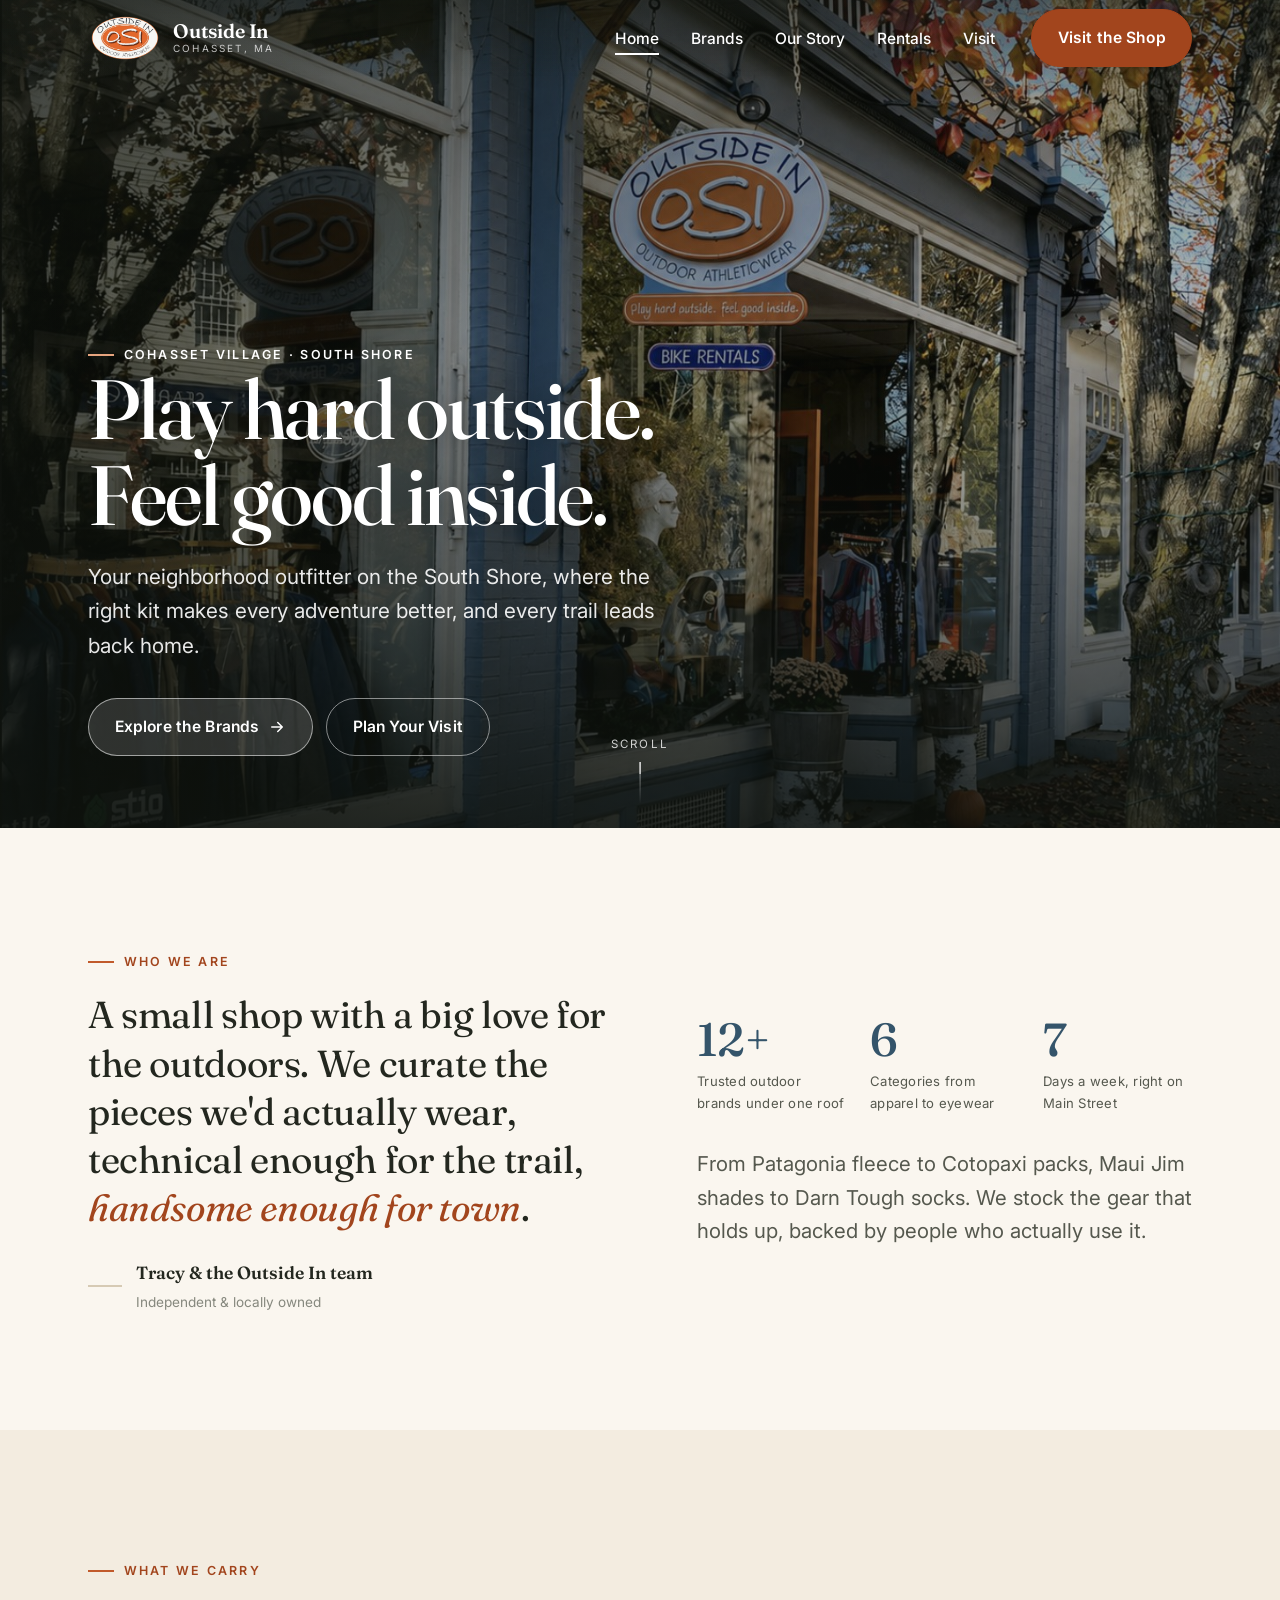
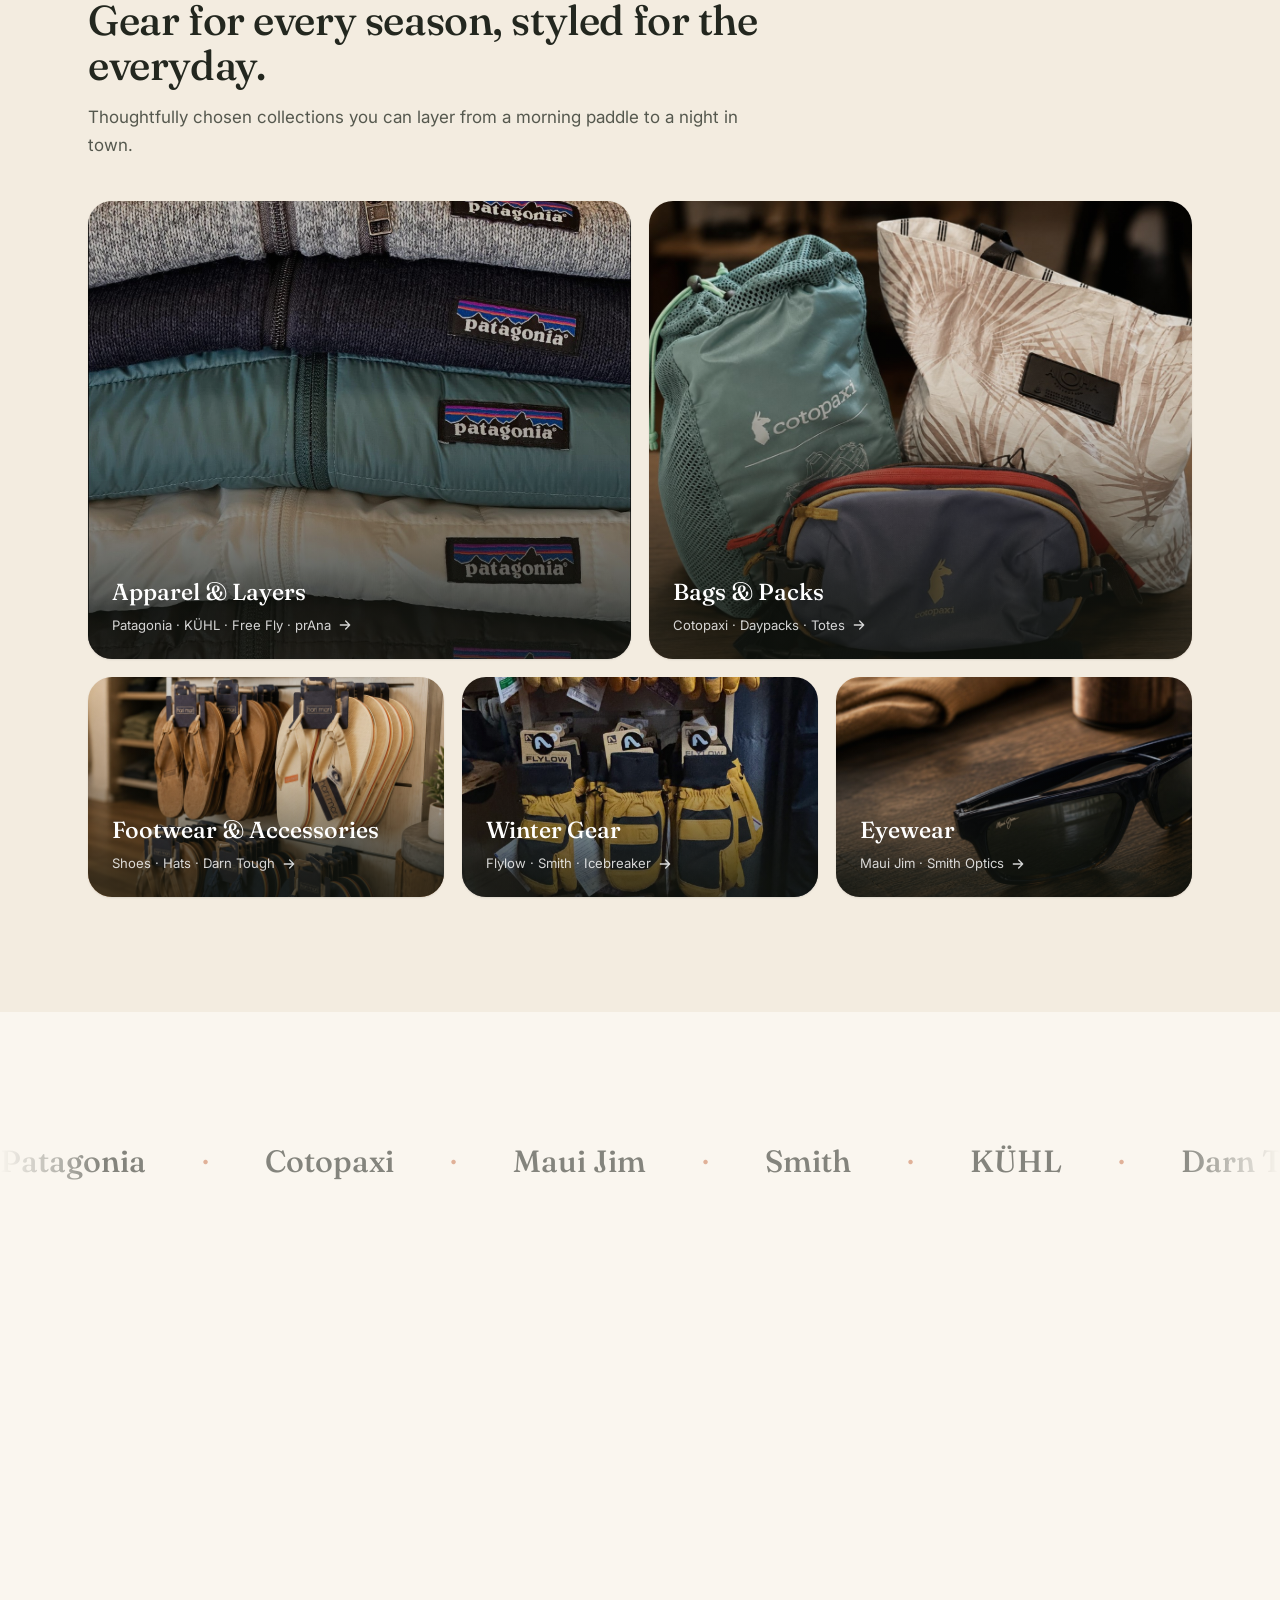
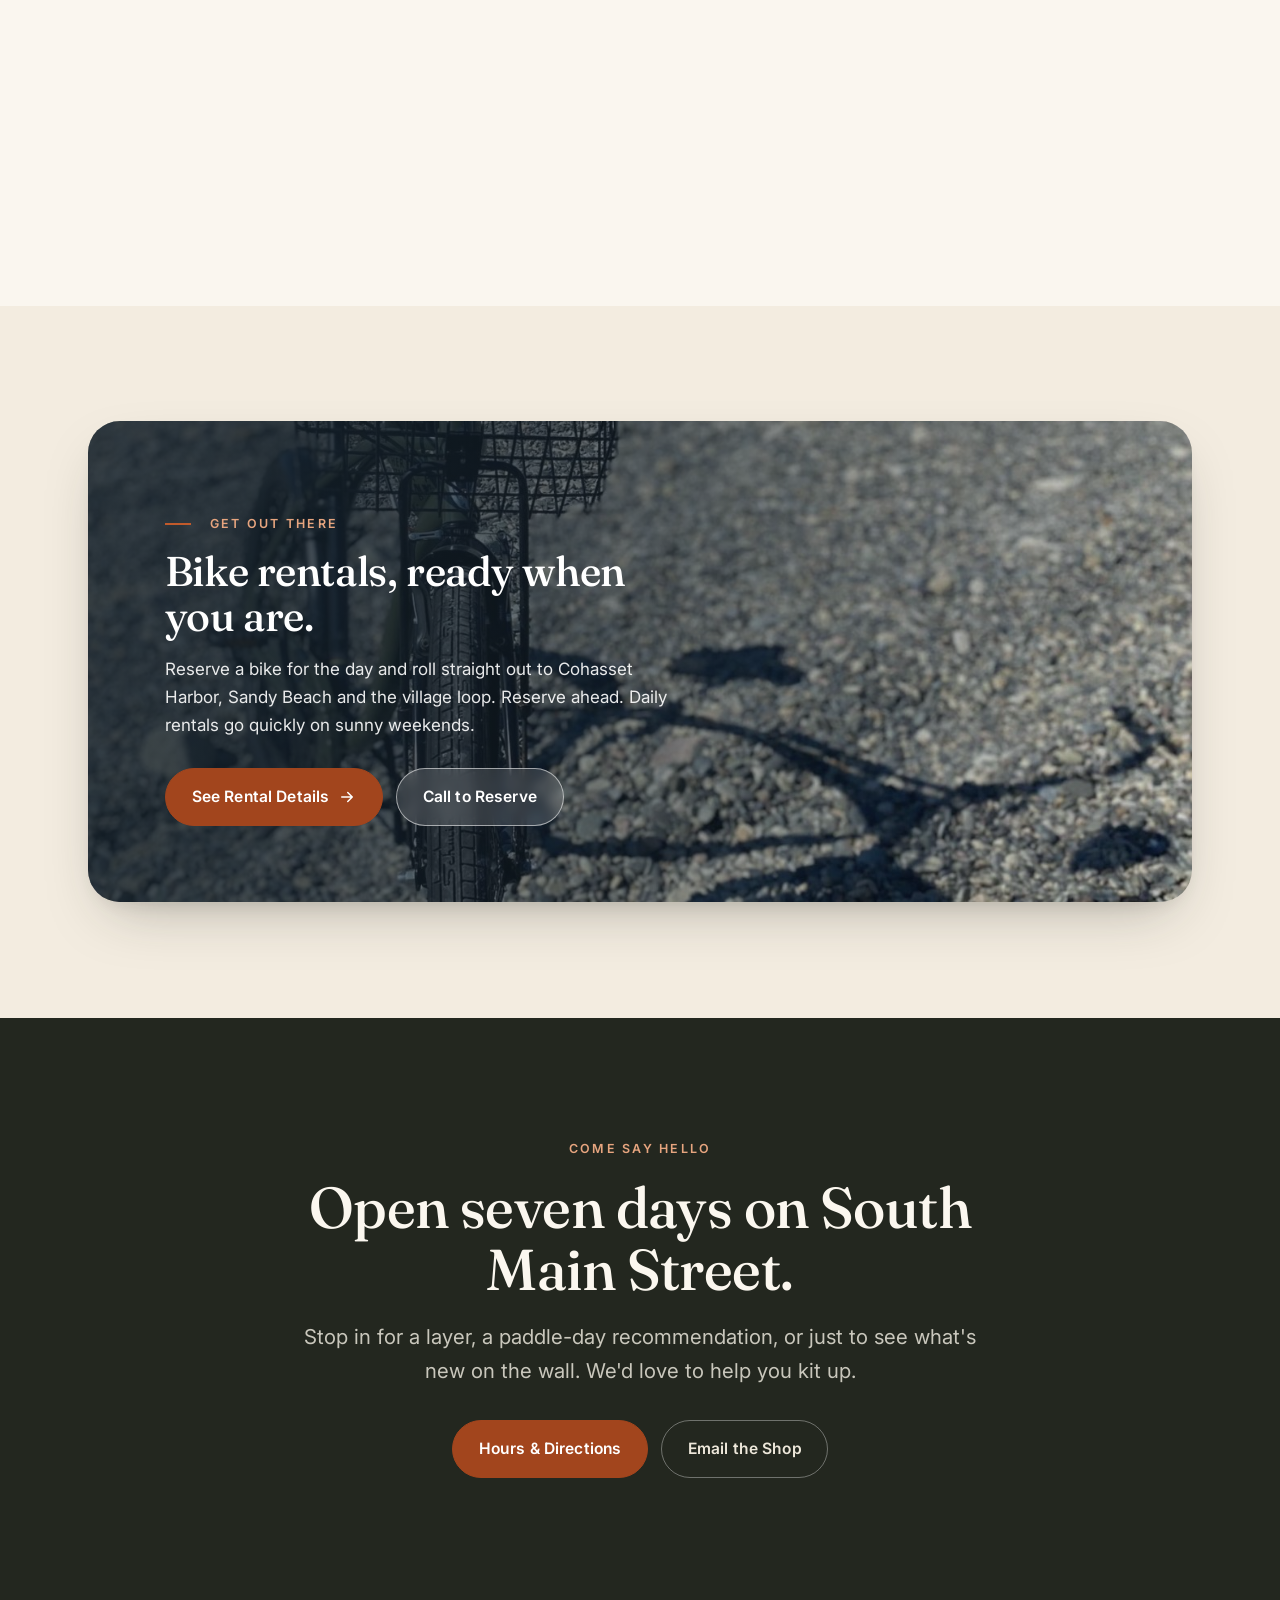
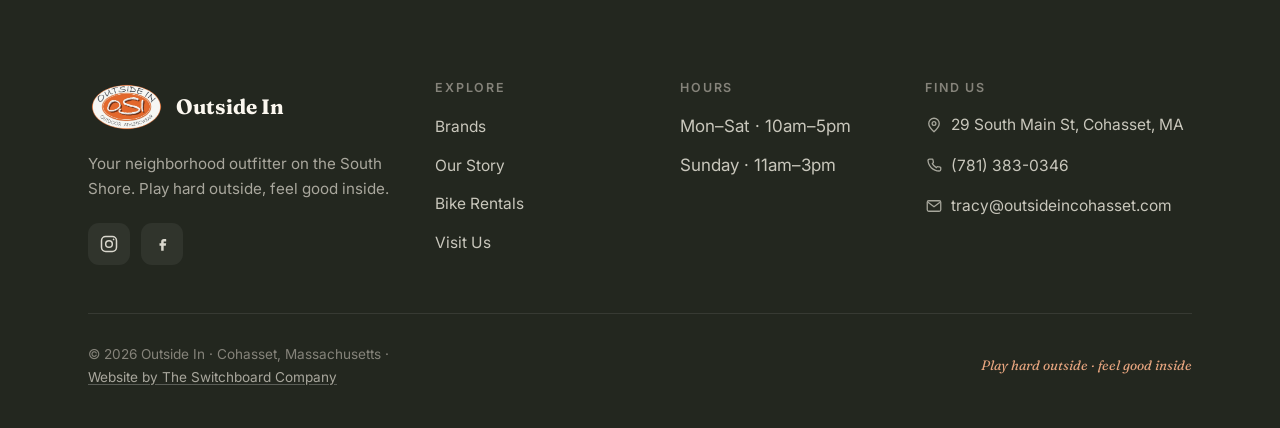
<file: index.html>
<!DOCTYPE html>
<html lang="en">
<head>
  <meta charset="UTF-8" />
  <meta name="viewport" content="width=device-width, initial-scale=1" />
  <title>Outside In · Outdoor Apparel &amp; Lifestyle Boutique · Cohasset, MA</title>
  <meta name="description" content="Outside In is your neighborhood outfitter on the South Shore. Patagonia, Cotopaxi, KÜHL and more: apparel, footwear, gear and bike rentals in the heart of Cohasset village." />
  <meta name="theme-color" content="#FAF6EF" />
  <link rel="icon" href="assets/img/logo.png" />

  <meta property="og:title" content="Outside In · Cohasset, MA" />
  <meta property="og:description" content="Play hard outside. Feel good inside. Your neighborhood outfitter on the South Shore." />
  <meta property="og:image" content="assets/img/storefront-hero.jpg" />
  <meta property="og:type" content="website" />

  <link rel="preconnect" href="https://fonts.googleapis.com" />
  <link rel="preconnect" href="https://fonts.gstatic.com" crossorigin />
  <link href="https://fonts.googleapis.com/css2?family=Fraunces:ital,opsz,wght@0,9..144,400..600;1,9..144,400..500&family=Inter:wght@300;400;500;600;700&display=swap" rel="stylesheet" />
  <link rel="stylesheet" href="assets/css/styles.css" />
</head>
<body>
  <a class="skip-link" href="#main">Skip to content</a>

  <!-- ===================== HEADER ===================== -->
  <header class="site-header on-dark">
    <div class="header-inner">
      <a class="brand" href="index.html" aria-label="Outside In, home">
        <img src="assets/img/logo.png" alt="" width="42" height="42" />
        <span class="brand-text">
          <span class="brand-name">Outside In</span>
          <span class="brand-sub">Cohasset, MA</span>
        </span>
      </a>
      <nav class="primary-nav" aria-label="Primary">
        <ul class="nav-links">
          <li><a class="nav-link" href="index.html" aria-current="page">Home</a></li>
          <li><a class="nav-link" href="brands.html">Brands</a></li>
          <li><a class="nav-link" href="story.html">Our Story</a></li>
          <li><a class="nav-link" href="rentals.html">Rentals</a></li>
          <li><a class="nav-link" href="visit.html">Visit</a></li>
        </ul>
        <a class="btn btn--ember" href="visit.html">Visit the Shop</a>
      </nav>
      <button class="menu-toggle" aria-label="Open menu" aria-expanded="false" aria-controls="mobile-menu">
        <svg class="ico-menu" viewBox="0 0 24 24" fill="none" stroke="currentColor" stroke-width="1.8" stroke-linecap="round"><path d="M4 7h16M4 12h16M4 17h16"/></svg>
        <svg class="ico-close" viewBox="0 0 24 24" fill="none" stroke="currentColor" stroke-width="1.8" stroke-linecap="round"><path d="M6 6l12 12M18 6L6 18"/></svg>
      </button>
    </div>
  </header>

  <!-- ===================== MOBILE MENU ===================== -->
  <div class="mobile-menu" id="mobile-menu">
    <nav class="mobile-links" aria-label="Mobile">
      <a href="index.html" aria-current="page">Home</a>
      <a href="brands.html">Brands</a>
      <a href="story.html">Our Story</a>
      <a href="rentals.html">Rentals</a>
      <a href="visit.html">Visit</a>
    </nav>
    <div class="mobile-menu-foot">
      <a class="btn btn--ember" href="visit.html">Visit the Shop</a>
      <div class="mobile-contact">
        <span>29 South Main Street, Cohasset</span>
        <a href="tel:+17813830346">(781) 383-0346</a>
      </div>
    </div>
  </div>

  <main id="main">
    <!-- ===================== HERO ===================== -->
    <section class="hero">
      <div class="hero__media">
        <img src="assets/img/storefront-hero.jpg" alt="The Outside In storefront on South Main Street in Cohasset, with its OSI sign, bike-rentals board and autumn foliage" fetchpriority="high" width="1450" height="1233" />
      </div>
      <div class="hero__inner container">
        <p class="eyebrow hero__eyebrow" data-reveal="fade">Cohasset Village · South Shore</p>
        <h1 class="h-hero" data-reveal style="--reveal-delay:80ms">Play hard outside.<br />Feel good inside.</h1>
        <p class="hero__sub lead" data-reveal style="--reveal-delay:220ms">Your neighborhood outfitter on the South Shore, where the right kit makes every adventure better, and every trail leads back home.</p>
        <div class="btn-row" data-reveal style="--reveal-delay:340ms">
          <a class="btn btn--light" href="brands.html">Explore the Brands
            <svg class="ico" viewBox="0 0 24 24" width="18" height="18" fill="none" stroke="currentColor" stroke-width="2" stroke-linecap="round" stroke-linejoin="round"><path d="M5 12h14M13 6l6 6-6 6"/></svg>
          </a>
          <a class="btn btn--ghost" href="visit.html" style="color:#fff;border-color:rgba(255,255,255,.5)">Plan Your Visit</a>
        </div>
      </div>
      <div class="hero__scroll" aria-hidden="true">Scroll<span></span></div>
    </section>

    <!-- ===================== ETHOS ===================== -->
    <section class="section">
      <div class="container">
        <div class="ethos">
          <div data-reveal="left">
            <p class="eyebrow">Who we are</p>
            <p class="ethos__quote" style="margin-top:1.2rem">A small shop with a big love for the outdoors. We curate the pieces we'd actually wear, technical enough for the trail, <em>handsome enough for town</em>.</p>
            <div class="ethos__sign">
              <span class="line"></span>
              <div>
                <b>Tracy &amp; the Outside In team</b><br />
                <span>Independent &amp; locally owned</span>
              </div>
            </div>
          </div>
          <div data-reveal="right" data-reveal-group>
            <div class="stat-row">
              <div class="stat" data-reveal><b>12+</b><span>Trusted outdoor brands under one roof</span></div>
              <div class="stat" data-reveal><b>6</b><span>Categories from apparel to eyewear</span></div>
              <div class="stat" data-reveal><b>7</b><span>Days a week, right on Main Street</span></div>
            </div>
            <p class="lead" style="margin-top:2rem">From Patagonia fleece to Cotopaxi packs, Maui Jim shades to Darn Tough socks. We stock the gear that holds up, backed by people who actually use it.</p>
          </div>
        </div>
      </div>
    </section>

    <!-- ===================== CATEGORIES ===================== -->
    <section class="section section--sand2">
      <div class="container">
        <div class="sec-head" data-reveal>
          <p class="eyebrow">What we carry</p>
          <h2 class="h-2">Gear for every season, styled for the everyday.</h2>
          <p class="muted">Thoughtfully chosen collections you can layer from a morning paddle to a night in town.</p>
        </div>

        <div class="cat-grid" style="margin-top:2.6rem" data-reveal-group>
          <a class="cat cat--w3 cat--tall" href="brands.html#apparel" data-reveal>
            <img src="assets/img/patagonia.jpg" alt="A neatly folded stack of Patagonia fleece and insulated jackets" loading="lazy" />
            <div class="cat__body">
              <span class="cat__name">Apparel &amp; Layers</span>
              <span class="cat__meta">Patagonia · KÜHL · Free Fly · prAna
                <svg class="ico" viewBox="0 0 24 24" width="16" height="16" fill="none" stroke="currentColor" stroke-width="2" stroke-linecap="round" stroke-linejoin="round"><path d="M5 12h14M13 6l6 6-6 6"/></svg>
              </span>
            </div>
          </a>
          <a class="cat cat--w3 cat--tall" href="brands.html#bags" data-reveal>
            <img src="assets/img/bags-home.jpg" alt="A Cotopaxi stuff sack, hip pack and a palm-print Aloha tote on a table" loading="lazy" width="1400" height="1005" />
            <div class="cat__body">
              <span class="cat__name">Bags &amp; Packs</span>
              <span class="cat__meta">Cotopaxi · Daypacks · Totes
                <svg class="ico" viewBox="0 0 24 24" width="16" height="16" fill="none" stroke="currentColor" stroke-width="2" stroke-linecap="round" stroke-linejoin="round"><path d="M5 12h14M13 6l6 6-6 6"/></svg>
              </span>
            </div>
          </a>
          <a class="cat cat--w2" href="brands.html#footwear" data-reveal>
            <img src="assets/img/flip-flops.jpg" alt="Hari Mari leather and canvas flip-flops on a shop wall rack" loading="lazy" width="1500" height="928" />
            <div class="cat__body">
              <span class="cat__name">Footwear &amp; Accessories</span>
              <span class="cat__meta">Shoes · Hats · Darn Tough
                <svg class="ico" viewBox="0 0 24 24" width="16" height="16" fill="none" stroke="currentColor" stroke-width="2" stroke-linecap="round" stroke-linejoin="round"><path d="M5 12h14M13 6l6 6-6 6"/></svg>
              </span>
            </div>
          </a>
          <a class="cat cat--w2" href="brands.html#winter" data-reveal>
            <img src="assets/img/flylow-gloves.jpg" alt="Tan and black Flylow leather ski gloves and mittens on a rack" loading="lazy" />
            <div class="cat__body">
              <span class="cat__name">Winter Gear</span>
              <span class="cat__meta">Flylow · Smith · Icebreaker
                <svg class="ico" viewBox="0 0 24 24" width="16" height="16" fill="none" stroke="currentColor" stroke-width="2" stroke-linecap="round" stroke-linejoin="round"><path d="M5 12h14M13 6l6 6-6 6"/></svg>
              </span>
            </div>
          </a>
          <a class="cat cat--w2" href="brands.html#eyewear" data-reveal>
            <img src="assets/img/eyewear.jpg" alt="A pair of Maui Jim polarized sunglasses resting on a wooden table" loading="lazy" />
            <div class="cat__body">
              <span class="cat__name">Eyewear</span>
              <span class="cat__meta">Maui Jim · Smith Optics
                <svg class="ico" viewBox="0 0 24 24" width="16" height="16" fill="none" stroke="currentColor" stroke-width="2" stroke-linecap="round" stroke-linejoin="round"><path d="M5 12h14M13 6l6 6-6 6"/></svg>
              </span>
            </div>
          </a>
        </div>
      </div>
    </section>

    <!-- ===================== BRAND MARQUEE ===================== -->
    <section class="section--tight" style="padding-block:clamp(2.5rem,5vw,4rem)">
      <div class="container center" data-reveal style="margin-bottom:2rem">
        <p class="eyebrow center" style="justify-content:center">The labels we stand behind</p>
      </div>
      <div class="marquee" aria-hidden="true">
        <div class="marquee__track">
          <span class="marquee__item">Patagonia</span>
          <span class="marquee__item">Cotopaxi</span>
          <span class="marquee__item">Maui Jim</span>
          <span class="marquee__item">Smith</span>
          <span class="marquee__item">KÜHL</span>
          <span class="marquee__item">Darn Tough</span>
          <span class="marquee__item">Icebreaker</span>
          <span class="marquee__item">Mammut</span>
          <span class="marquee__item">Rab</span>
          <span class="marquee__item">Free Fly</span>
          <span class="marquee__item">Flylow</span>
          <span class="marquee__item">prAna</span>
        </div>
      </div>
    </section>

    <!-- ===================== STORY TEASER ===================== -->
    <section class="section">
      <div class="container">
        <div class="split split--reverse">
          <div class="split__media" data-reveal="right">
            <img src="assets/img/owner-storefront.jpg" alt="Owner standing outside the Outside In storefront in Cohasset" loading="lazy" width="960" height="720" />
            <div class="split__badge">
              <span class="dot"></span>
              <div><b>29 South Main St</b><span>In the heart of Cohasset village</span></div>
            </div>
          </div>
          <div data-reveal="left">
            <p class="eyebrow">Our story</p>
            <h2 class="h-2" style="margin-top:1rem">A corner of the village built for people who'd rather be outside.</h2>
            <p class="lead" style="margin-top:1.2rem">Outside In started with a simple idea: bring the gear we love from the mountains and the coast to the town we call home. Walk in and you'll find honest advice, a well-edited wall of layers, and a shop that feels a little like a base camp for the South Shore.</p>
            <div style="margin-top:1.8rem"><a class="tlink" href="story.html">Read our story
              <svg class="ico" viewBox="0 0 24 24" width="18" height="18" fill="none" stroke="currentColor" stroke-width="2" stroke-linecap="round" stroke-linejoin="round"><path d="M5 12h14M13 6l6 6-6 6"/></svg>
            </a></div>
          </div>
        </div>
      </div>
    </section>

    <!-- ===================== RENTALS BANNER ===================== -->
    <section class="section section--sand2">
      <div class="container">
        <div class="banner" data-reveal="scale">
          <img src="assets/img/rental-bike.jpg" alt="An Outside In rental bike with an OSI basket sign parked on the beach" loading="lazy" />
          <p class="eyebrow" style="color:var(--ember-soft)"><span style="background:var(--ember-soft)"></span>Get out there</p>
          <h2 class="h-2" style="margin-top:.9rem">Bike rentals, ready when you are.</h2>
          <p>Reserve a bike for the day and roll straight out to Cohasset Harbor, Sandy Beach and the village loop. Reserve ahead. Daily rentals go quickly on sunny weekends.</p>
          <div class="btn-row" style="margin-top:1.8rem">
            <a class="btn btn--ember" href="rentals.html">See Rental Details
              <svg class="ico" viewBox="0 0 24 24" width="18" height="18" fill="none" stroke="currentColor" stroke-width="2" stroke-linecap="round" stroke-linejoin="round"><path d="M5 12h14M13 6l6 6-6 6"/></svg>
            </a>
            <a class="btn btn--light" href="tel:+17813830346">Call to Reserve</a>
          </div>
        </div>
      </div>
    </section>

    <!-- ===================== VISIT CTA ===================== -->
    <section class="section section--ink">
      <div class="container cta-strip">
        <p class="eyebrow center" style="justify-content:center;color:var(--ember-soft)" data-reveal>Come say hello</p>
        <h2 class="h-1" data-reveal style="margin-top:1rem">Open seven days on South Main Street.</h2>
        <p class="lead" data-reveal style="color:#C9C7BC;max-width:52ch;margin:1.2rem auto 0">Stop in for a layer, a paddle-day recommendation, or just to see what's new on the wall. We'd love to help you kit up.</p>
        <div class="btn-row" data-reveal>
          <a class="btn btn--ember" href="visit.html">Hours &amp; Directions</a>
          <a class="btn btn--ghost" href="mailto:tracy@outsideincohasset.com" style="color:#EDE7DA;border-color:rgba(255,255,255,.35)">Email the Shop</a>
        </div>
      </div>
    </section>
  </main>

  <!-- ===================== FOOTER ===================== -->
  <footer class="site-footer">
    <div class="container">
      <div class="footer-grid">
        <div class="footer-brand-col">
          <div class="footer-brand">
            <img src="assets/img/logo.png" alt="" width="44" height="44" />
            <b>Outside In</b>
          </div>
          <p>Your neighborhood outfitter on the South Shore. Play hard outside, feel good inside.</p>
          <div class="socials">
            <a href="https://www.instagram.com/osicoh/" target="_blank" rel="noopener" aria-label="Outside In on Instagram">
              <svg viewBox="0 0 24 24" fill="none" stroke="currentColor" stroke-width="1.8"><rect x="3" y="3" width="18" height="18" rx="5"/><circle cx="12" cy="12" r="4"/><circle cx="17.5" cy="6.5" r="1" fill="currentColor" stroke="none"/></svg>
            </a>
            <a href="https://www.facebook.com/" target="_blank" rel="noopener" aria-label="Outside In on Facebook">
              <svg viewBox="0 0 24 24" fill="currentColor"><path d="M14 9h3V6h-3c-1.7 0-3 1.3-3 3v2H9v3h2v6h3v-6h2.5l.5-3H14V9z"/></svg>
            </a>
          </div>
        </div>

        <div class="footer-col">
          <h4>Explore</h4>
          <ul>
            <li><a href="brands.html">Brands</a></li>
            <li><a href="story.html">Our Story</a></li>
            <li><a href="rentals.html">Bike Rentals</a></li>
            <li><a href="visit.html">Visit Us</a></li>
          </ul>
        </div>

        <div class="footer-col">
          <h4>Hours</h4>
          <ul>
            <li>Mon–Sat · 10am–5pm</li>
            <li>Sunday · 11am–3pm</li>
          </ul>
        </div>

        <div class="footer-col">
          <h4>Find Us</h4>
          <ul>
            <li><a href="https://maps.google.com/?q=29+South+Main+Street+Cohasset+MA+02025" target="_blank" rel="noopener">
              <svg viewBox="0 0 24 24" fill="none" stroke="currentColor" stroke-width="1.7"><path d="M12 21s-7-6.2-7-11a7 7 0 0 1 14 0c0 4.8-7 11-7 11z"/><circle cx="12" cy="10" r="2.5"/></svg>
              29 South Main St, Cohasset, MA</a></li>
            <li><a href="tel:+17813830346">
              <svg viewBox="0 0 24 24" fill="none" stroke="currentColor" stroke-width="1.7"><path d="M4 5c0 8.3 6.7 15 15 15a2 2 0 0 0 2-2v-2.3a1 1 0 0 0-.8-1l-3-.6a1 1 0 0 0-1 .3l-1.1 1.1a12 12 0 0 1-5.3-5.3l1.1-1.1a1 1 0 0 0 .3-1l-.6-3a1 1 0 0 0-1-.8H6a2 2 0 0 0-2 2z"/></svg>
              (781) 383-0346</a></li>
            <li><a href="mailto:tracy@outsideincohasset.com">
              <svg viewBox="0 0 24 24" fill="none" stroke="currentColor" stroke-width="1.7"><rect x="3" y="5" width="18" height="14" rx="2"/><path d="M4 7l8 6 8-6"/></svg>
              tracy@outsideincohasset.com</a></li>
          </ul>
        </div>
      </div>

      <div class="footer-bottom">
        <p>© <span id="year">2026</span> Outside In · Cohasset, Massachusetts · <a href="https://switchboardcompany.com/" target="_blank" rel="noopener">Website by The Switchboard Company</a></p>
        <p class="tag">Play hard outside · feel good inside</p>
      </div>
    </div>
  </footer>

  <script src="assets/js/main.js"></script>
</body>
</html>
</file>
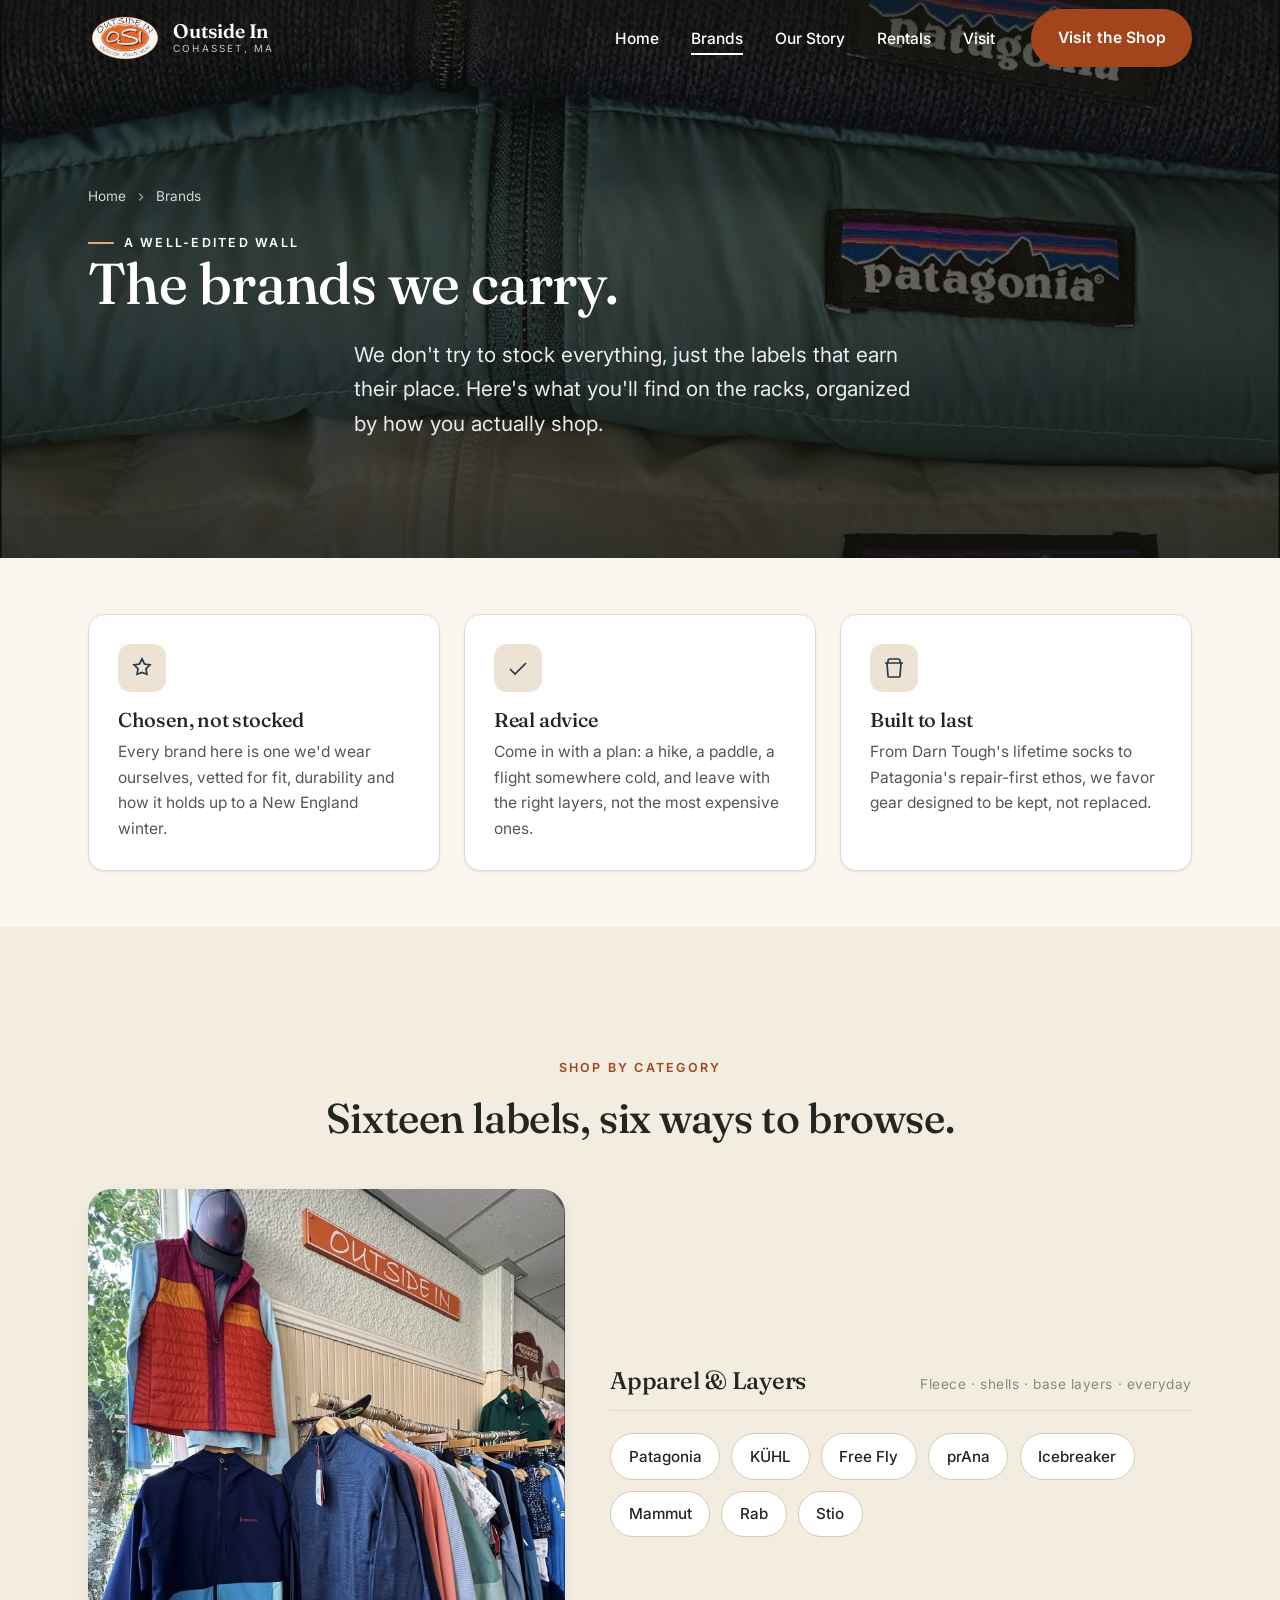
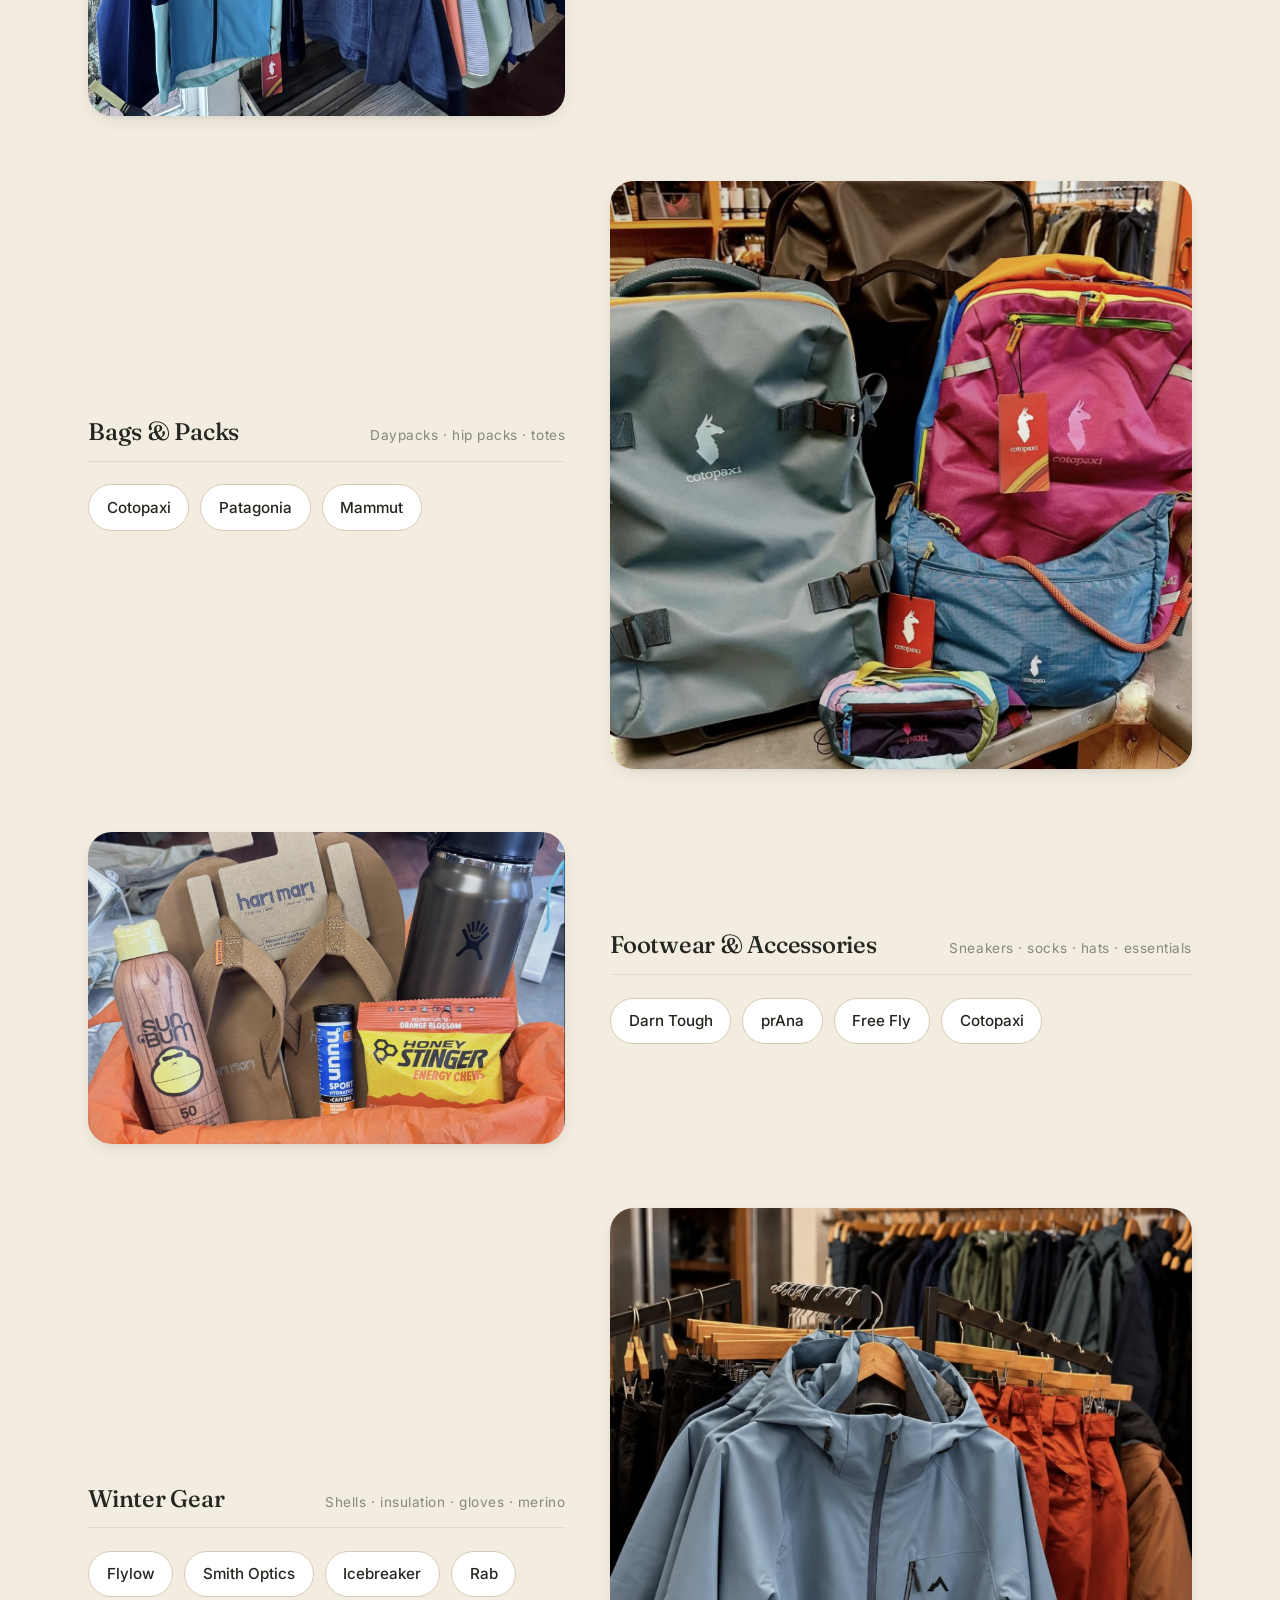
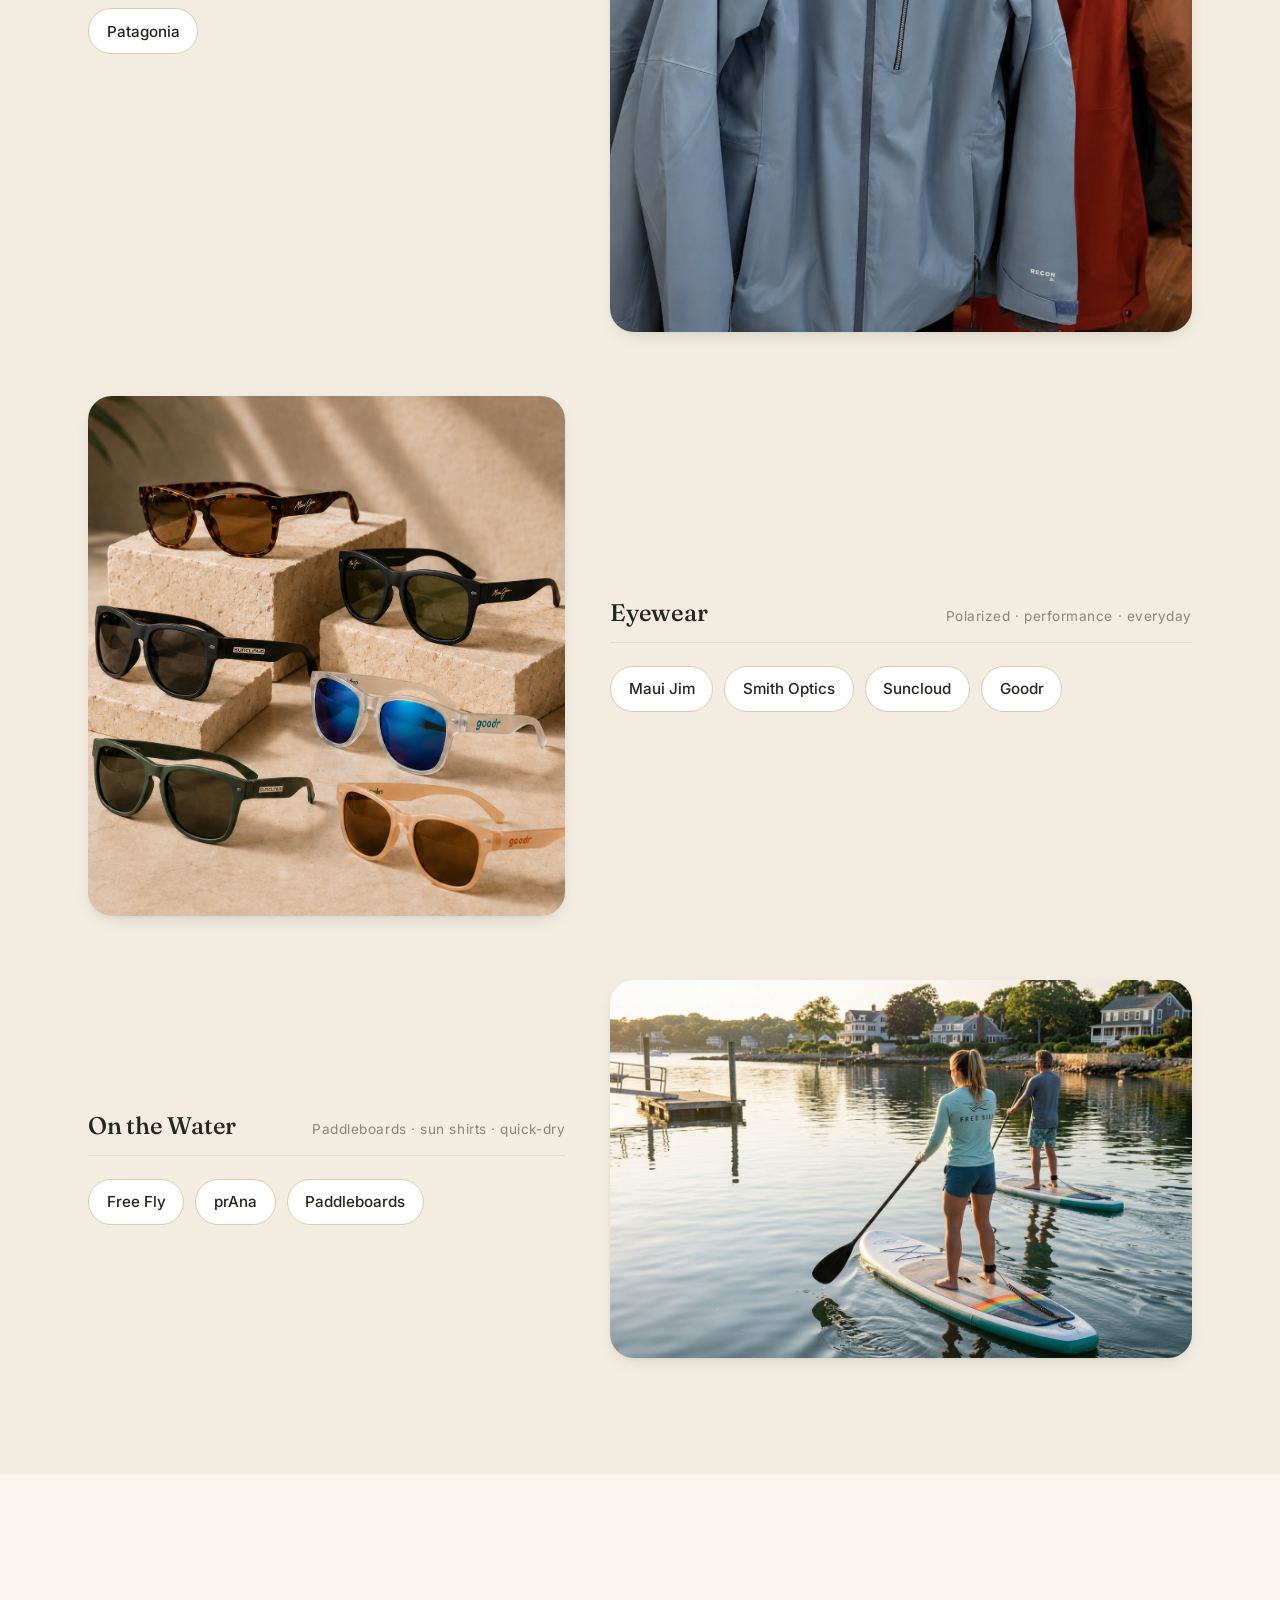
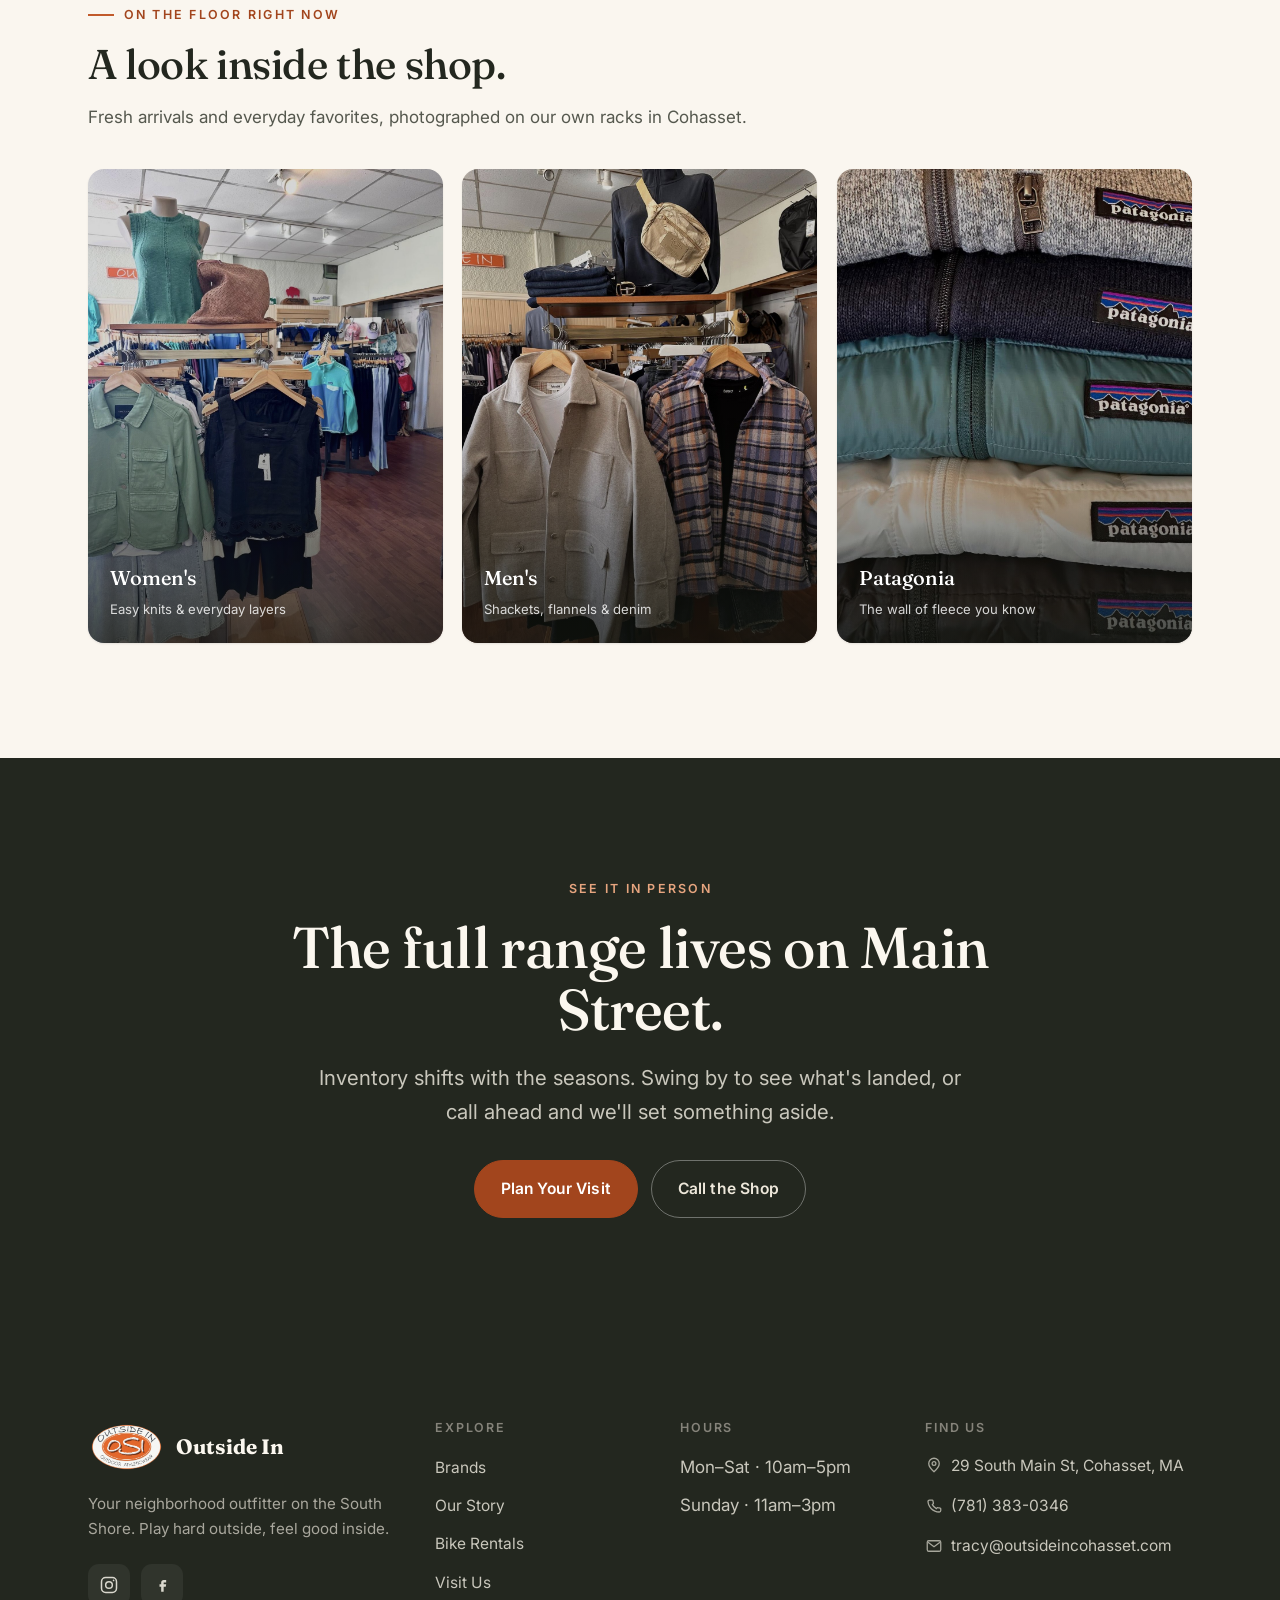
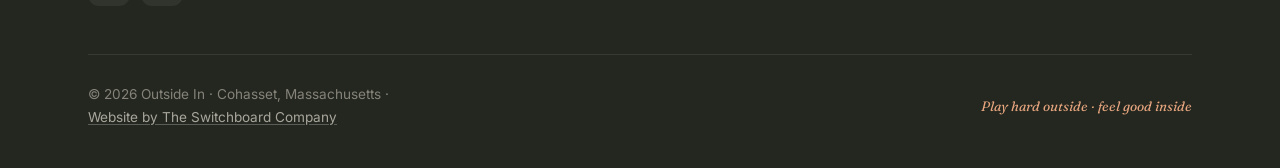
<file: brands.html>
<!DOCTYPE html>
<html lang="en">
<head>
  <meta charset="UTF-8" />
  <meta name="viewport" content="width=device-width, initial-scale=1" />
  <title>Brands &amp; Collections · Outside In · Cohasset, MA</title>
  <meta name="description" content="Explore the brands we carry at Outside In: Patagonia, Cotopaxi, KÜHL, Maui Jim, Smith, Darn Tough, Icebreaker, Mammut, Rab, Free Fly, Flylow and prAna, organized by category." />
  <meta name="theme-color" content="#FAF6EF" />
  <link rel="icon" href="assets/img/logo.png" />
  <link rel="preconnect" href="https://fonts.googleapis.com" />
  <link rel="preconnect" href="https://fonts.gstatic.com" crossorigin />
  <link href="https://fonts.googleapis.com/css2?family=Fraunces:ital,opsz,wght@0,9..144,400..600;1,9..144,400..500&family=Inter:wght@300;400;500;600;700&display=swap" rel="stylesheet" />
  <link rel="stylesheet" href="assets/css/styles.css" />
</head>
<body>
  <a class="skip-link" href="#main">Skip to content</a>

  <header class="site-header on-dark">
    <div class="header-inner">
      <a class="brand" href="index.html" aria-label="Outside In, home">
        <img src="assets/img/logo.png" alt="" width="42" height="42" />
        <span class="brand-text"><span class="brand-name">Outside In</span><span class="brand-sub">Cohasset, MA</span></span>
      </a>
      <nav class="primary-nav" aria-label="Primary">
        <ul class="nav-links">
          <li><a class="nav-link" href="index.html">Home</a></li>
          <li><a class="nav-link" href="brands.html" aria-current="page">Brands</a></li>
          <li><a class="nav-link" href="story.html">Our Story</a></li>
          <li><a class="nav-link" href="rentals.html">Rentals</a></li>
          <li><a class="nav-link" href="visit.html">Visit</a></li>
        </ul>
        <a class="btn btn--ember" href="visit.html">Visit the Shop</a>
      </nav>
      <button class="menu-toggle" aria-label="Open menu" aria-expanded="false" aria-controls="mobile-menu">
        <svg class="ico-menu" viewBox="0 0 24 24" fill="none" stroke="currentColor" stroke-width="1.8" stroke-linecap="round"><path d="M4 7h16M4 12h16M4 17h16"/></svg>
        <svg class="ico-close" viewBox="0 0 24 24" fill="none" stroke="currentColor" stroke-width="1.8" stroke-linecap="round"><path d="M6 6l12 12M18 6L6 18"/></svg>
      </button>
    </div>
  </header>

  <div class="mobile-menu" id="mobile-menu">
    <nav class="mobile-links" aria-label="Mobile">
      <a href="index.html">Home</a>
      <a href="brands.html" aria-current="page">Brands</a>
      <a href="story.html">Our Story</a>
      <a href="rentals.html">Rentals</a>
      <a href="visit.html">Visit</a>
    </nav>
    <div class="mobile-menu-foot">
      <a class="btn btn--ember" href="visit.html">Visit the Shop</a>
      <div class="mobile-contact"><span>29 South Main Street, Cohasset</span><a href="tel:+17813830346">(781) 383-0346</a></div>
    </div>
  </div>

  <main id="main">
    <!-- ===================== PAGE HERO ===================== -->
    <section class="hero hero--page">
      <div class="hero__media">
        <img src="assets/img/patagonia.jpg" alt="A folded stack of Patagonia jackets in muted colors" fetchpriority="high" />
      </div>
      <div class="hero__inner container">
        <nav class="crumbs" aria-label="Breadcrumb">
          <a href="index.html">Home</a>
          <svg viewBox="0 0 24 24" fill="none" stroke="currentColor" stroke-width="2"><path d="M9 6l6 6-6 6"/></svg>
          <span>Brands</span>
        </nav>
        <p class="eyebrow hero__eyebrow" data-reveal="fade">A well-edited wall</p>
        <h1 class="h-1" data-reveal style="--reveal-delay:80ms">The brands we carry.</h1>
        <p class="hero__sub lead" data-reveal style="--reveal-delay:200ms">We don't try to stock everything, just the labels that earn their place. Here's what you'll find on the racks, organized by how you actually shop.</p>
      </div>
    </section>

    <!-- ===================== INTRO STRIP ===================== -->
    <section class="section--tight section" style="padding-block:clamp(2.5rem,5vw,3.5rem)">
      <div class="container">
        <div class="grid-3" data-reveal-group>
          <div class="card" data-reveal>
            <div class="card__icon"><svg viewBox="0 0 24 24" fill="none" stroke="currentColor" stroke-width="1.7"><path d="M12 3l2.5 5 5.5.8-4 3.9.9 5.5L12 16.5 7.1 18.2l.9-5.5-4-3.9L9.5 8z"/></svg></div>
            <h3>Chosen, not stocked</h3>
            <p>Every brand here is one we'd wear ourselves, vetted for fit, durability and how it holds up to a New England winter.</p>
          </div>
          <div class="card" data-reveal>
            <div class="card__icon"><svg viewBox="0 0 24 24" fill="none" stroke="currentColor" stroke-width="1.7"><path d="M20 7L9 18l-5-5"/></svg></div>
            <h3>Real advice</h3>
            <p>Come in with a plan: a hike, a paddle, a flight somewhere cold, and leave with the right layers, not the most expensive ones.</p>
          </div>
          <div class="card" data-reveal>
            <div class="card__icon"><svg viewBox="0 0 24 24" fill="none" stroke="currentColor" stroke-width="1.7"><path d="M3 7h18M6 7V5a2 2 0 0 1 2-2h8a2 2 0 0 1 2 2v2M5 7l1 13a1 1 0 0 0 1 1h10a1 1 0 0 0 1-1l1-13"/></svg></div>
            <h3>Built to last</h3>
            <p>From Darn Tough's lifetime socks to Patagonia's repair-first ethos, we favor gear designed to be kept, not replaced.</p>
          </div>
        </div>
      </div>
    </section>

    <!-- ===================== BRAND CATEGORIES ===================== -->
    <section class="section section--sand2">
      <div class="container">
        <div class="sec-head center" data-reveal style="margin-bottom:3rem">
          <p class="eyebrow center" style="justify-content:center">Shop by category</p>
          <h2 class="h-2">Sixteen labels, six ways to browse.</h2>
        </div>

        <div class="brand-cats">
          <div class="bcat" id="apparel" data-reveal>
            <div class="bcat__media">
              <img src="assets/img/apparel-layers.jpg" alt="A Cotopaxi puffer vest and jackets displayed beneath the Outside In sign" loading="lazy" width="1400" height="1547" />
            </div>
            <div class="bcat__info">
              <div class="brand-cat__head">
                <h3>Apparel &amp; Layers</h3>
                <span>Fleece · shells · base layers · everyday</span>
              </div>
              <div class="chips">
                <span class="chip chip--static">Patagonia</span><span class="chip chip--static">KÜHL</span><span class="chip chip--static">Free Fly</span><span class="chip chip--static">prAna</span><span class="chip chip--static">Icebreaker</span><span class="chip chip--static">Mammut</span><span class="chip chip--static">Rab</span><span class="chip chip--static">Stio</span>
              </div>
            </div>
          </div>

          <div class="bcat" id="bags" data-reveal>
            <div class="bcat__media">
              <img src="assets/img/cotopaxi-bags.jpg" alt="Colorful Cotopaxi backpacks, a sling bag and a hip pack on display" loading="lazy" width="1258" height="1270" />
            </div>
            <div class="bcat__info">
              <div class="brand-cat__head">
                <h3>Bags &amp; Packs</h3>
                <span>Daypacks · hip packs · totes</span>
              </div>
              <div class="chips">
                <span class="chip chip--static">Cotopaxi</span><span class="chip chip--static">Patagonia</span><span class="chip chip--static">Mammut</span>
              </div>
            </div>
          </div>

          <div class="bcat" id="footwear" data-reveal>
            <div class="bcat__media">
              <img src="assets/img/footwear-accessories.jpg" alt="Hari Mari sandals, Sun Bum sunscreen, Nuun hydration tabs, Honey Stinger energy chews and a Hydro Flask bottle in a gift box" loading="lazy" width="1500" height="981" />
            </div>
            <div class="bcat__info">
              <div class="brand-cat__head">
                <h3>Footwear &amp; Accessories</h3>
                <span>Sneakers · socks · hats · essentials</span>
              </div>
              <div class="chips">
                <span class="chip chip--static">Darn Tough</span><span class="chip chip--static">prAna</span><span class="chip chip--static">Free Fly</span><span class="chip chip--static">Cotopaxi</span>
              </div>
            </div>
          </div>

          <div class="bcat" id="winter" data-reveal>
            <div class="bcat__media">
              <img src="assets/img/winter-jacket.jpg" alt="A blue Strafe RECON insulated shell jacket on a rack beside orange snow pants" loading="lazy" width="1008" height="1254" />
            </div>
            <div class="bcat__info">
              <div class="brand-cat__head">
                <h3>Winter Gear</h3>
                <span>Shells · insulation · gloves · merino</span>
              </div>
              <div class="chips">
                <span class="chip chip--static">Flylow</span><span class="chip chip--static">Smith Optics</span><span class="chip chip--static">Icebreaker</span><span class="chip chip--static">Rab</span><span class="chip chip--static">Patagonia</span>
              </div>
            </div>
          </div>

          <div class="bcat" id="eyewear" data-reveal>
            <div class="bcat__media">
              <img src="assets/img/eyewear-lineup.jpg" alt="Maui Jim, Smith, Suncloud and Goodr sunglasses arranged on stone blocks" loading="lazy" width="712" height="778" />
            </div>
            <div class="bcat__info">
              <div class="brand-cat__head">
                <h3>Eyewear</h3>
                <span>Polarized · performance · everyday</span>
              </div>
              <div class="chips">
                <span class="chip chip--static">Maui Jim</span><span class="chip chip--static">Smith Optics</span><span class="chip chip--static">Suncloud</span><span class="chip chip--static">Goodr</span>
              </div>
            </div>
          </div>

          <div class="bcat" id="water" data-reveal>
            <div class="bcat__media">
              <img src="assets/img/paddleboard-pair.jpg" alt="A navy retro-stripe paddleboard and a white BIC ACE-TEC board leaning against a sunlit wall" loading="lazy" width="1500" height="996" />
            </div>
            <div class="bcat__info">
              <div class="brand-cat__head">
                <h3>On the Water</h3>
                <span>Paddleboards · sun shirts · quick-dry</span>
              </div>
              <div class="chips">
                <span class="chip chip--static">Free Fly</span><span class="chip chip--static">prAna</span><span class="chip chip--static">Paddleboards</span>
              </div>
            </div>
          </div>
        </div>
      </div>
    </section>

    <!-- ===================== SHOWCASE ===================== -->
    <section class="section">
      <div class="container">
        <div class="sec-head" data-reveal style="margin-bottom:2.4rem">
          <p class="eyebrow">On the floor right now</p>
          <h2 class="h-2">A look inside the shop.</h2>
          <p class="muted">Fresh arrivals and everyday favorites, photographed on our own racks in Cohasset.</p>
        </div>
        <div class="showcase" data-reveal-group>
          <div class="shot" data-reveal>
            <img src="assets/img/store-womens.jpg" alt="Women's knit tops and a woven bag styled on a display table" loading="lazy" />
            <div class="shot__cap"><b>Women's</b><span>Easy knits &amp; everyday layers</span></div>
          </div>
          <div class="shot" data-reveal>
            <img src="assets/img/store-apparel.jpg" alt="A wool shacket and plaid flannels hanging on wooden hangers" loading="lazy" />
            <div class="shot__cap"><b>Men's</b><span>Shackets, flannels &amp; denim</span></div>
          </div>
          <div class="shot" data-reveal>
            <img src="assets/img/patagonia.jpg" alt="A folded stack of Patagonia fleece and insulated jackets" loading="lazy" />
            <div class="shot__cap"><b>Patagonia</b><span>The wall of fleece you know</span></div>
          </div>
        </div>
      </div>
    </section>

    <!-- ===================== CTA ===================== -->
    <section class="section section--ink">
      <div class="container cta-strip">
        <p class="eyebrow center" style="justify-content:center;color:var(--ember-soft)" data-reveal>See it in person</p>
        <h2 class="h-1" data-reveal style="margin-top:1rem">The full range lives on Main Street.</h2>
        <p class="lead" data-reveal style="color:#C9C7BC;max-width:50ch;margin:1.2rem auto 0">Inventory shifts with the seasons. Swing by to see what's landed, or call ahead and we'll set something aside.</p>
        <div class="btn-row" data-reveal>
          <a class="btn btn--ember" href="visit.html">Plan Your Visit</a>
          <a class="btn btn--ghost" href="tel:+17813830346" style="color:#EDE7DA;border-color:rgba(255,255,255,.35)">Call the Shop</a>
        </div>
      </div>
    </section>
  </main>

  <footer class="site-footer">
    <div class="container">
      <div class="footer-grid">
        <div class="footer-brand-col">
          <div class="footer-brand"><img src="assets/img/logo.png" alt="" width="44" height="44" /><b>Outside In</b></div>
          <p>Your neighborhood outfitter on the South Shore. Play hard outside, feel good inside.</p>
          <div class="socials">
            <a href="https://www.instagram.com/osicoh/" target="_blank" rel="noopener" aria-label="Outside In on Instagram"><svg viewBox="0 0 24 24" fill="none" stroke="currentColor" stroke-width="1.8"><rect x="3" y="3" width="18" height="18" rx="5"/><circle cx="12" cy="12" r="4"/><circle cx="17.5" cy="6.5" r="1" fill="currentColor" stroke="none"/></svg></a>
            <a href="https://www.facebook.com/" target="_blank" rel="noopener" aria-label="Outside In on Facebook"><svg viewBox="0 0 24 24" fill="currentColor"><path d="M14 9h3V6h-3c-1.7 0-3 1.3-3 3v2H9v3h2v6h3v-6h2.5l.5-3H14V9z"/></svg></a>
          </div>
        </div>
        <div class="footer-col"><h4>Explore</h4><ul>
          <li><a href="brands.html">Brands</a></li><li><a href="story.html">Our Story</a></li>
          <li><a href="rentals.html">Bike Rentals</a></li><li><a href="visit.html">Visit Us</a></li>
        </ul></div>
        <div class="footer-col"><h4>Hours</h4><ul><li>Mon–Sat · 10am–5pm</li><li>Sunday · 11am–3pm</li></ul></div>
        <div class="footer-col"><h4>Find Us</h4><ul>
          <li><a href="https://maps.google.com/?q=29+South+Main+Street+Cohasset+MA+02025" target="_blank" rel="noopener"><svg viewBox="0 0 24 24" fill="none" stroke="currentColor" stroke-width="1.7"><path d="M12 21s-7-6.2-7-11a7 7 0 0 1 14 0c0 4.8-7 11-7 11z"/><circle cx="12" cy="10" r="2.5"/></svg>29 South Main St, Cohasset, MA</a></li>
          <li><a href="tel:+17813830346"><svg viewBox="0 0 24 24" fill="none" stroke="currentColor" stroke-width="1.7"><path d="M4 5c0 8.3 6.7 15 15 15a2 2 0 0 0 2-2v-2.3a1 1 0 0 0-.8-1l-3-.6a1 1 0 0 0-1 .3l-1.1 1.1a12 12 0 0 1-5.3-5.3l1.1-1.1a1 1 0 0 0 .3-1l-.6-3a1 1 0 0 0-1-.8H6a2 2 0 0 0-2 2z"/></svg>(781) 383-0346</a></li>
          <li><a href="mailto:tracy@outsideincohasset.com"><svg viewBox="0 0 24 24" fill="none" stroke="currentColor" stroke-width="1.7"><rect x="3" y="5" width="18" height="14" rx="2"/><path d="M4 7l8 6 8-6"/></svg>tracy@outsideincohasset.com</a></li>
        </ul></div>
      </div>
      <div class="footer-bottom">
        <p>© <span id="year">2026</span> Outside In · Cohasset, Massachusetts · <a href="https://switchboardcompany.com/" target="_blank" rel="noopener">Website by The Switchboard Company</a></p>
        <p class="tag">Play hard outside · feel good inside</p>
      </div>
    </div>
  </footer>

  <script src="assets/js/main.js"></script>
</body>
</html>
</file>
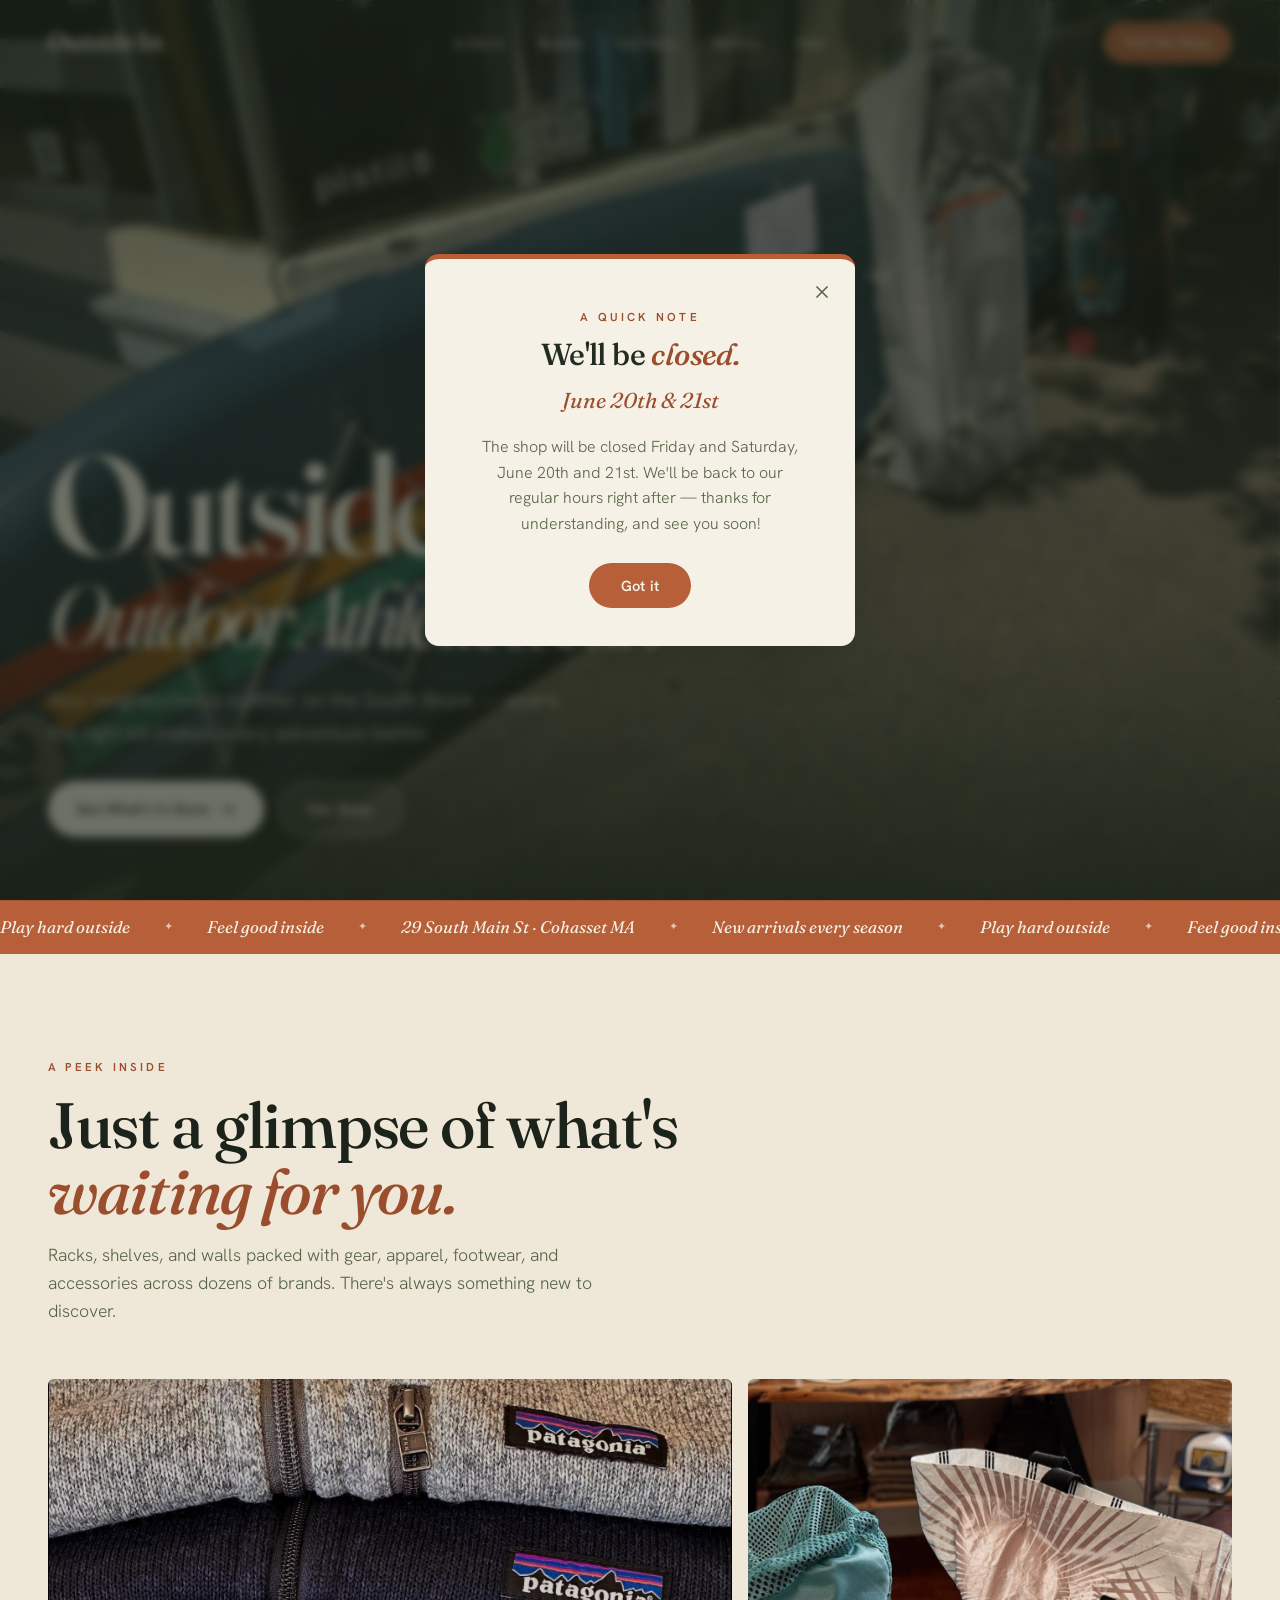
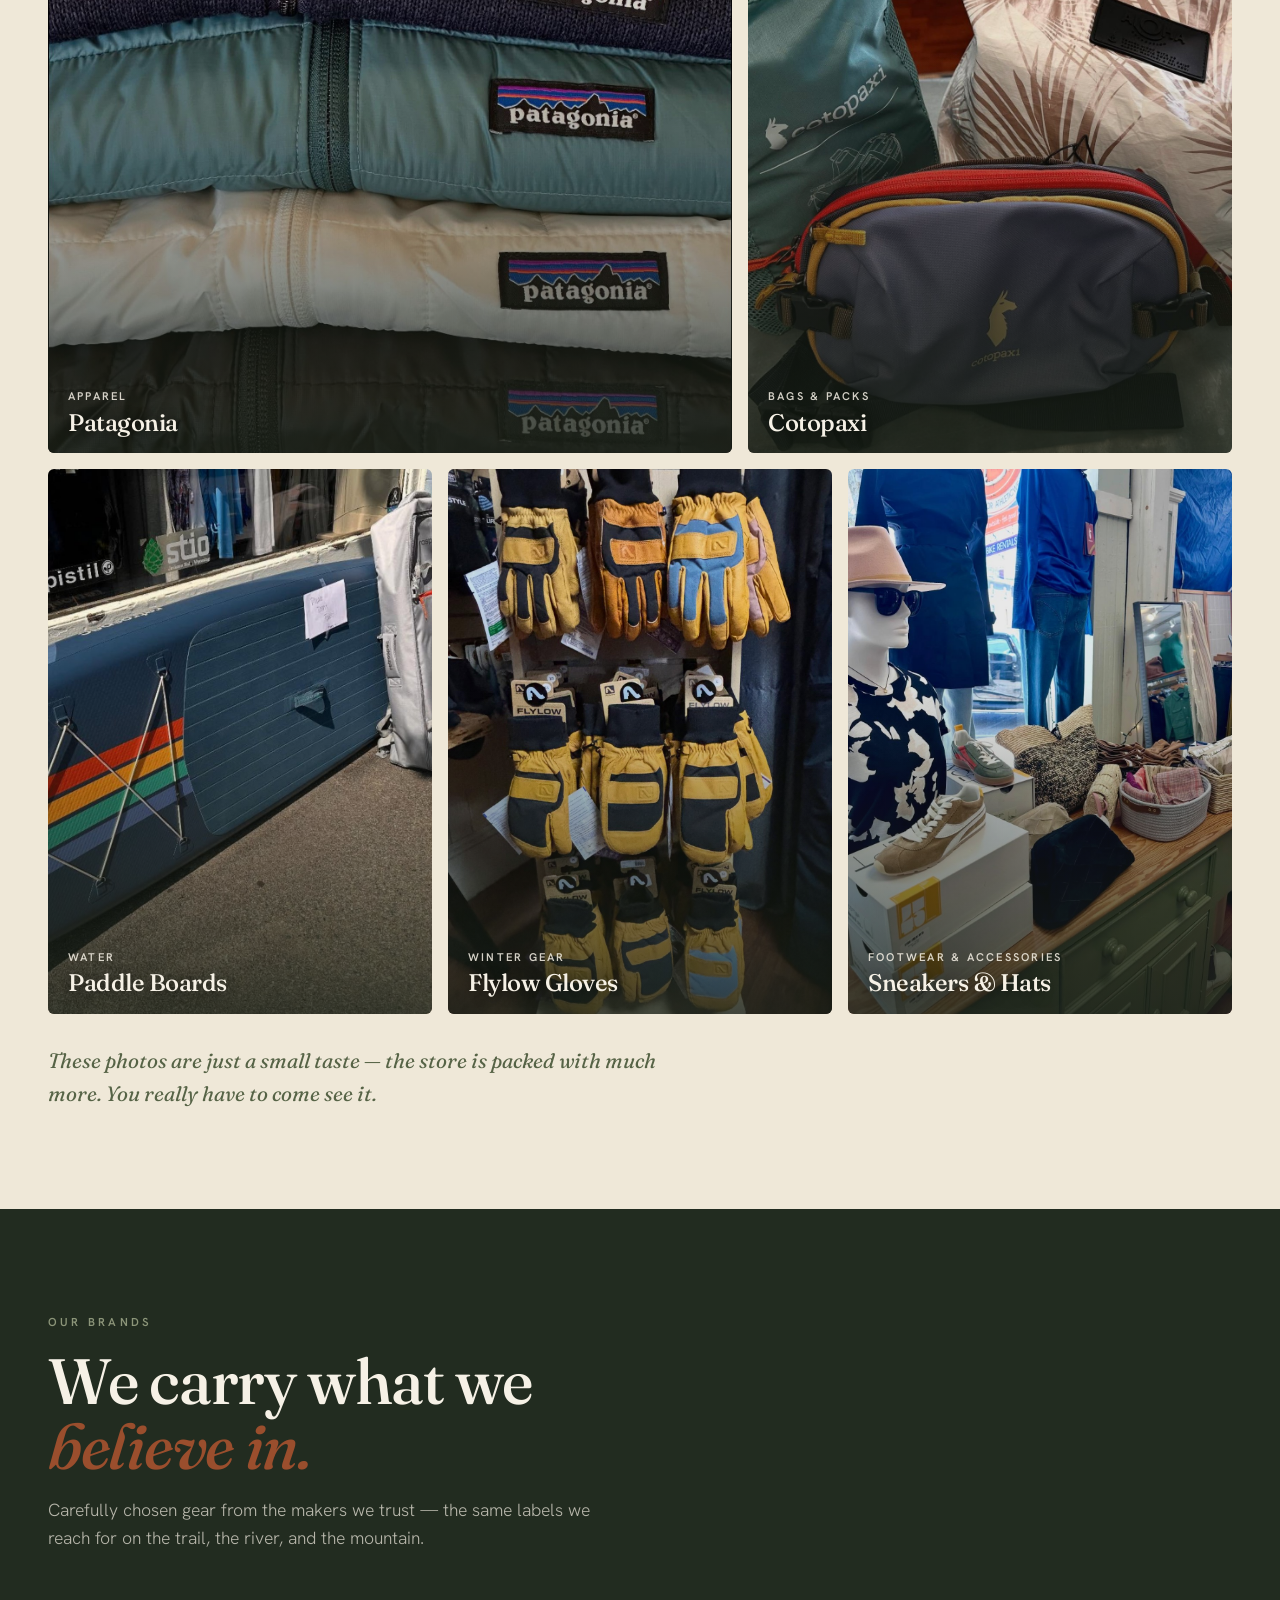
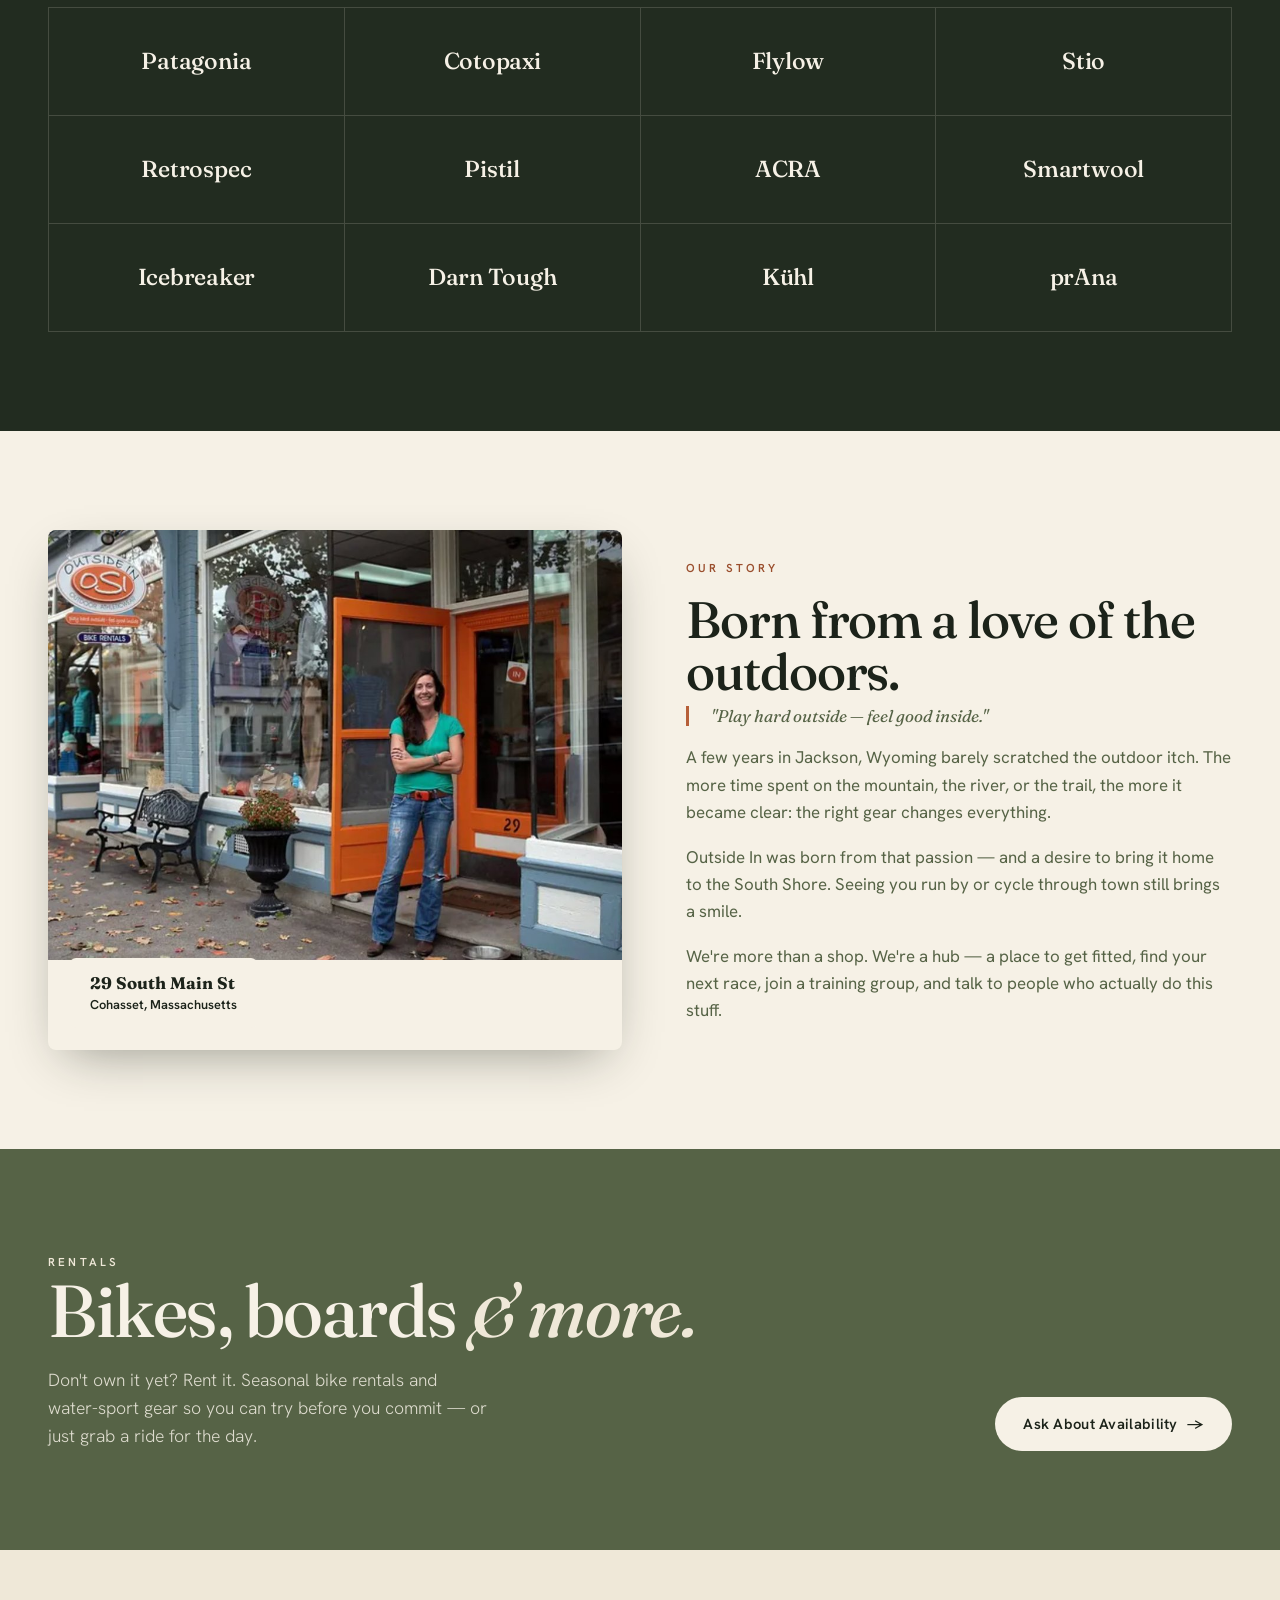
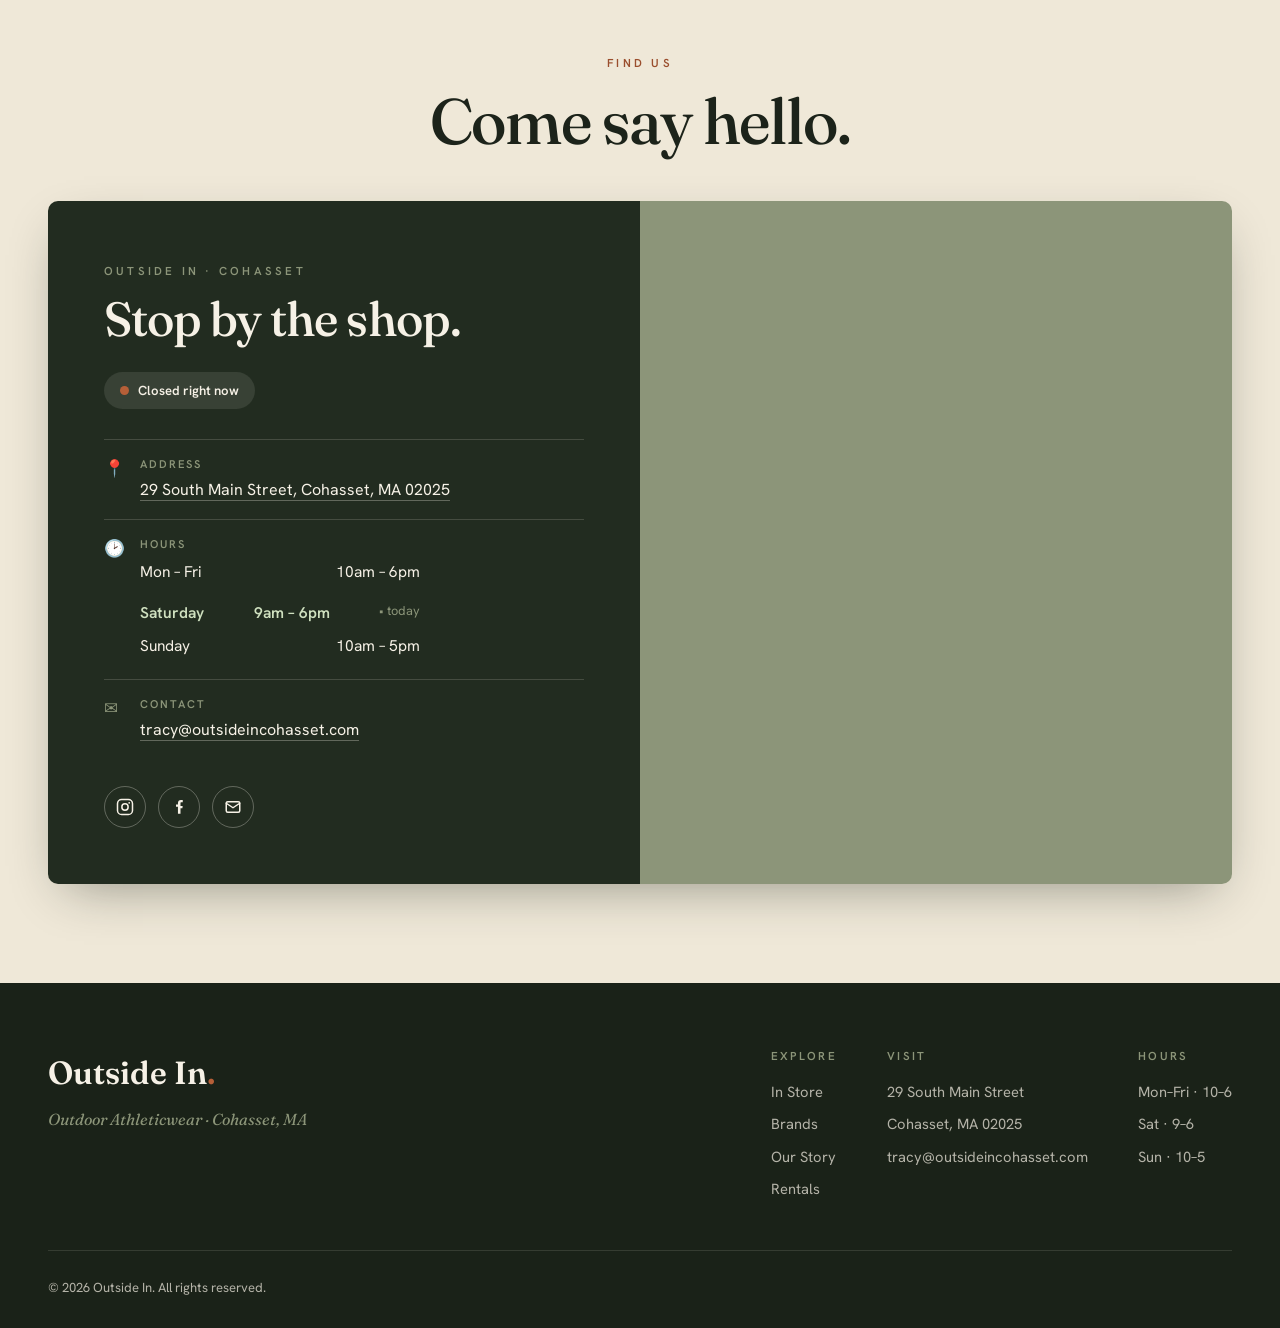
<file: index (1).html>
<!DOCTYPE html>
<html lang="en">
<head>
<meta charset="UTF-8">
<meta name="viewport" content="width=device-width, initial-scale=1.0">
<title>Outside In — Outdoor Athleticwear in Cohasset, MA</title>
<meta name="description" content="Outside In is your neighborhood outdoor outfitter on the South Shore. Apparel, gear, footwear & rentals from Patagonia, Cotopaxi, Flylow and more — at 29 South Main St, Cohasset MA.">

<!-- Open Graph / social sharing -->
<meta property="og:type" content="business.business">
<meta property="og:title" content="Outside In — Outdoor Athleticwear · Cohasset, MA">
<meta property="og:description" content="Your neighborhood outfitter on the South Shore. Gear, apparel, footwear & rentals.">
<meta property="og:image" content="https://drewcgolden3.github.io/Outside-In/images/owner-storefront.jpg">
<meta property="og:locale" content="en_US">

<!-- Local business structured data for Google -->
<script type="application/ld+json">
{
  "@context": "https://schema.org",
  "@type": "SportingGoodsStore",
  "name": "Outside In",
  "description": "Outdoor athleticwear, gear, footwear and rentals on the South Shore.",
  "image": "https://drewcgolden3.github.io/Outside-In/images/owner-storefront.jpg",
  "address": {
    "@type": "PostalAddress",
    "streetAddress": "29 South Main Street",
    "addressLocality": "Cohasset",
    "addressRegion": "MA",
    "postalCode": "02025",
    "addressCountry": "US"
  },
  "email": "tracy@outsideincohasset.com",
  "openingHoursSpecification": [
    {"@type": "OpeningHoursSpecification", "dayOfWeek": ["Monday","Tuesday","Wednesday","Thursday","Friday"], "opens": "10:00", "closes": "18:00"},
    {"@type": "OpeningHoursSpecification", "dayOfWeek": "Saturday", "opens": "09:00", "closes": "18:00"},
    {"@type": "OpeningHoursSpecification", "dayOfWeek": "Sunday", "opens": "10:00", "closes": "17:00"}
  ]
}
</script>

<link rel="preconnect" href="https://fonts.googleapis.com">
<link rel="preconnect" href="https://fonts.gstatic.com" crossorigin>
<link href="https://fonts.googleapis.com/css2?family=Fraunces:ital,opsz,wght@0,9..144,300..900;1,9..144,300..700&family=Hanken+Grotesk:wght@300;400;500;600;700&display=swap" rel="stylesheet">

<style>
  :root{
    --bone:#EFE8D8;
    --cream:#F6F1E6;
    --pine:#26322463;
    --pine-solid:#222C20;
    --pine-deep:#1A2218;
    --moss:#566346;
    --sage:#8C9579;
    --clay:#B65F38;
    --clay-deep:#9A4E2D;
    --stone:#A39A86;
    --ink:#1C231A;
    --line:rgba(28,35,26,.14);
    --shadow:0 18px 50px -18px rgba(26,34,24,.45);
    --display:"Fraunces",Georgia,serif;
    --body:"Hanken Grotesk",system-ui,sans-serif;
  }

  *{margin:0;padding:0;box-sizing:border-box}
  html{scroll-behavior:smooth}
  body{
    font-family:var(--body);
    background:var(--bone);
    color:var(--ink);
    line-height:1.6;
    overflow-x:hidden;
    -webkit-font-smoothing:antialiased;
  }

  /* grain texture overlay */
  body::after{
    content:"";position:fixed;inset:0;pointer-events:none;z-index:9999;opacity:.04;
    background-image:url("data:image/svg+xml,%3Csvg viewBox='0 0 200 200' xmlns='http://www.w3.org/2000/svg'%3E%3Cfilter id='n'%3E%3CfeTurbulence type='fractalNoise' baseFrequency='0.85' numOctaves='3'/%3E%3C/filter%3E%3Crect width='100%25' height='100%25' filter='url(%23n)'/%3E%3C/svg%3E");
  }

  ::selection{background:var(--clay);color:var(--cream)}

  h1,h2,h3{font-family:var(--display);font-weight:500;line-height:1.02;letter-spacing:-.02em}
  a{color:inherit;text-decoration:none}
  img{display:block;width:100%;height:100%;object-fit:cover}

  .wrap{max-width:1240px;margin:0 auto;padding:0 28px}
  .eyebrow{
    font-family:var(--body);font-size:.72rem;font-weight:600;letter-spacing:.28em;
    text-transform:uppercase;color:var(--clay-deep);display:inline-block;
  }

  /* ============ ANNOUNCEMENT MODAL ============ */
  .modal-overlay{
    position:fixed;inset:0;z-index:10000;display:flex;align-items:center;justify-content:center;
    padding:24px;background:rgba(26,34,24,.62);backdrop-filter:blur(5px);
    opacity:0;visibility:hidden;transition:opacity .35s ease,visibility .35s ease;
  }
  .modal-overlay.show{opacity:1;visibility:visible}
  .modal{
    position:relative;width:100%;max-width:430px;background:var(--cream);border-radius:14px;
    padding:44px 38px 38px;box-shadow:var(--shadow);text-align:center;
    border-top:5px solid var(--clay);
    transform:translateY(18px) scale(.97);transition:transform .4s cubic-bezier(.2,.7,.2,1);
  }
  .modal-overlay.show .modal{transform:none}
  .modal-close{
    position:absolute;top:14px;right:14px;width:38px;height:38px;border-radius:50%;border:0;
    background:transparent;color:var(--moss);cursor:pointer;display:flex;align-items:center;
    justify-content:center;transition:background .2s,color .2s;
  }
  .modal-close:hover{background:rgba(86,99,70,.12);color:var(--ink)}
  .modal-close svg{width:20px;height:20px}
  .modal .eyebrow{color:var(--clay-deep);margin-bottom:12px}
  .modal h3{font-size:1.9rem;color:var(--pine-solid);margin-bottom:8px}
  .modal h3 em{font-style:italic;color:var(--clay-deep)}
  .modal .dates{
    font-family:var(--display);font-style:italic;font-size:1.35rem;color:var(--clay-deep);
    margin:14px 0 16px;
  }
  .modal p{color:var(--moss);font-size:1rem;font-weight:300;max-width:320px;margin:0 auto}
  .modal-btn{
    display:inline-block;margin-top:26px;padding:13px 32px;border-radius:100px;border:0;cursor:pointer;
    background:var(--clay);color:var(--cream);font-family:var(--body);font-weight:600;font-size:.92rem;
    letter-spacing:.02em;transition:background .2s,transform .2s;
  }
  .modal-btn:hover{background:var(--clay-deep);transform:translateY(-1px)}

  /* ============ NAV ============ */
  header{
    position:fixed;top:0;left:0;right:0;z-index:1000;
    padding:22px 0;transition:background .4s ease,padding .4s ease,box-shadow .4s ease;
  }
  header.scrolled{
    background:rgba(239,232,216,.92);backdrop-filter:blur(12px);padding:13px 0;
    box-shadow:0 1px 0 var(--line);
  }
  .nav{display:flex;align-items:center;justify-content:space-between;gap:24px}
  .brand{display:flex;align-items:baseline;gap:9px;font-family:var(--display);font-size:1.5rem;font-weight:600;letter-spacing:-.03em;color:var(--cream);transition:color .4s}
  .brand .dot{color:var(--clay)}
  header.scrolled .brand{color:var(--ink)}
  .navlinks{display:flex;align-items:center;gap:34px;list-style:none}
  .navlinks a{font-size:.83rem;font-weight:500;letter-spacing:.04em;color:var(--cream);opacity:.9;transition:color .4s,opacity .2s;position:relative}
  header.scrolled .navlinks a{color:var(--ink)}
  .navlinks a::after{content:"";position:absolute;left:0;bottom:-5px;height:1.5px;width:0;background:var(--clay);transition:width .28s ease}
  .navlinks a:hover{opacity:1}
  .navlinks a:hover::after{width:100%}
  .nav-cta{
    font-size:.82rem;font-weight:600;letter-spacing:.04em;padding:10px 20px;border-radius:100px;
    background:var(--clay);color:var(--cream);transition:transform .2s,background .2s;white-space:nowrap;
  }
  .nav-cta:hover{background:var(--clay-deep);transform:translateY(-1px)}
  .burger{display:none;flex-direction:column;gap:5px;background:none;border:0;cursor:pointer;padding:6px}
  .burger span{width:26px;height:2px;background:var(--cream);transition:.3s}
  header.scrolled .burger span{background:var(--ink)}

  /* ============ HERO ============ */
  .hero{position:relative;min-height:100svh;display:flex;align-items:flex-end;overflow:hidden}
  .hero-bg{position:absolute;inset:0;z-index:0}
  .hero-bg img{transform:scale(1.08);animation:slowzoom 18s ease-out forwards}
  @keyframes slowzoom{to{transform:scale(1)}}
  .hero-bg::after{
    content:"";position:absolute;inset:0;
    background:linear-gradient(180deg,rgba(26,34,24,.55) 0%,rgba(26,34,24,.15) 35%,rgba(26,34,24,.35) 70%,rgba(26,34,24,.88) 100%);
  }
  .hero-inner{position:relative;z-index:2;padding-bottom:7vh;width:100%}
  .hero h1{
    color:var(--cream);font-size:clamp(3.4rem,11vw,9.5rem);font-weight:600;letter-spacing:-.04em;
    text-shadow:0 2px 30px rgba(0,0,0,.3);
  }
  .hero h1 em{font-style:italic;font-weight:400;color:var(--bone);display:block;font-size:.62em;margin-top:-.06em}
  .hero p.lede{
    color:var(--bone);max-width:520px;font-size:clamp(1.05rem,1.6vw,1.3rem);margin:24px 0 32px;
    font-weight:300;text-shadow:0 1px 12px rgba(0,0,0,.4);
  }
  .hero-btns{display:flex;gap:14px;flex-wrap:wrap}
  .btn{
    display:inline-flex;align-items:center;gap:9px;padding:15px 28px;border-radius:100px;
    font-weight:600;font-size:.92rem;letter-spacing:.02em;transition:transform .22s,background .22s,box-shadow .22s;
  }
  .btn-primary{background:var(--cream);color:var(--ink)}
  .btn-primary:hover{transform:translateY(-2px);box-shadow:var(--shadow)}
  .btn-ghost{background:rgba(246,241,230,.12);color:var(--cream);border:1px solid rgba(246,241,230,.45);backdrop-filter:blur(4px)}
  .btn-ghost:hover{background:rgba(246,241,230,.22);transform:translateY(-2px)}
  .btn .arr{transition:transform .22s}
  .btn:hover .arr{transform:translateX(4px)}

  /* ticker */
  .ticker{
    position:relative;z-index:2;background:var(--clay);color:var(--cream);overflow:hidden;
    border-top:1px solid rgba(0,0,0,.1);
  }
  .ticker-track{display:flex;gap:0;white-space:nowrap;animation:scroll 30s linear infinite;width:max-content}
  .ticker-track span{font-family:var(--display);font-size:1.05rem;font-style:italic;padding:13px 0;display:flex;align-items:center}
  .ticker-track span::after{content:"✦";font-style:normal;margin:0 34px;font-size:.7rem;opacity:.7}
  @keyframes scroll{to{transform:translateX(-50%)}}

  /* ============ SECTIONS ============ */
  section{position:relative}
  .pad{padding:clamp(70px,11vh,140px) 0}
  .sec-head{max-width:680px;margin-bottom:54px}
  .sec-head h2{font-size:clamp(2.2rem,5vw,4rem);margin-top:14px}
  .sec-head h2 em{font-style:italic;color:var(--clay-deep)}
  .sec-head p{margin-top:18px;font-size:1.1rem;color:var(--moss);font-weight:300;max-width:560px}

  /* brand wall */
  .brands{background:var(--pine-solid);color:var(--cream)}
  .brands .eyebrow{color:var(--sage)}
  .brands h2{color:var(--cream)}
  .brands p{color:rgba(246,241,230,.7)}
  .brand-grid{
    display:grid;grid-template-columns:repeat(4,1fr);border-top:1px solid rgba(246,241,230,.16);
    border-left:1px solid rgba(246,241,230,.16);margin-top:10px;
  }
  .brand-cell{
    padding:34px 20px;border-right:1px solid rgba(246,241,230,.16);border-bottom:1px solid rgba(246,241,230,.16);
    display:flex;align-items:center;justify-content:center;font-family:var(--display);
    font-size:1.45rem;font-weight:500;letter-spacing:-.01em;transition:background .3s,color .3s;
    text-align:center;min-height:108px;
  }
  .brand-cell:hover{background:var(--clay);color:var(--cream)}

  /* gallery */
  .gallery-grid{display:grid;grid-template-columns:repeat(12,1fr);gap:16px}
  .g-card{position:relative;overflow:hidden;border-radius:6px;min-height:240px;background:var(--sage)}
  .g-card img{transition:transform .7s cubic-bezier(.2,.7,.2,1)}
  .g-card:hover img{transform:scale(1.06)}
  .g-card .cap{
    position:absolute;left:20px;bottom:18px;z-index:2;color:var(--cream);
  }
  .g-card .cap small{font-size:.7rem;letter-spacing:.2em;text-transform:uppercase;opacity:.85;font-weight:600}
  .g-card .cap h3{font-size:1.5rem;margin-top:3px;text-shadow:0 2px 14px rgba(0,0,0,.5)}
  .g-card::after{content:"";position:absolute;inset:0;background:linear-gradient(180deg,transparent 40%,rgba(26,34,24,.78));z-index:1}
  .g-a{grid-column:span 7;min-height:380px}
  .g-b{grid-column:span 5;min-height:380px}
  .g-c{grid-column:span 4}
  .g-d{grid-column:span 4}
  .g-e{grid-column:span 4}
  .gallery-note{margin-top:30px;font-style:italic;font-family:var(--display);font-size:1.3rem;color:var(--moss);max-width:640px}

  /* story */
  .story{background:var(--cream)}
  .story-grid{display:grid;grid-template-columns:1.05fr 1fr;gap:64px;align-items:center}
  .story-img{position:relative;border-radius:8px;overflow:hidden;min-height:520px;box-shadow:var(--shadow)}
  .story-img .badge{
    position:absolute;left:22px;bottom:22px;background:var(--cream);color:var(--ink);
    padding:14px 20px;border-radius:6px;font-size:.8rem;font-weight:600;z-index:2;line-height:1.4;
  }
  .story-img .badge b{font-family:var(--display);display:block;font-size:1.05rem}
  .pullquote{
    font-family:var(--display);font-style:italic;font-size:clamp(1.6rem,3vw,2.4rem);
    line-height:1.18;color:var(--pine-solid);margin:8px 0 28px;border-left:3px solid var(--clay);padding-left:22px;
  }
  .story-grid p{color:var(--moss);font-size:1.06rem;margin-bottom:18px}
  .story-grid p:last-child{margin-bottom:0}

  /* rentals */
  .rentals{background:var(--moss);color:var(--cream);overflow:hidden}
  .rentals .wrap{position:relative;z-index:2}
  .rentals .eyebrow{color:var(--bone)}
  .rentals-flex{display:flex;justify-content:space-between;align-items:flex-end;gap:40px;flex-wrap:wrap}
  .rentals h2{color:var(--cream);font-size:clamp(2.4rem,6vw,4.6rem);max-width:760px}
  .rentals h2 em{font-style:italic;color:var(--bone)}
  .rentals p{color:rgba(246,241,230,.85);max-width:440px;font-size:1.1rem;font-weight:300;margin-top:18px}
  .rentals .btn-primary{background:var(--cream);color:var(--ink)}

  /* visit */
  .visit{background:var(--bone)}
  .visit-grid{display:grid;grid-template-columns:1fr 1fr;gap:0;border-radius:10px;overflow:hidden;box-shadow:var(--shadow)}
  .visit-info{background:var(--pine-solid);color:var(--cream);padding:clamp(36px,5vw,56px)}
  .visit-info .eyebrow{color:var(--sage)}
  .visit-info h2{color:var(--cream);font-size:clamp(2rem,4vw,3rem);margin:12px 0 28px}
  .status{display:inline-flex;align-items:center;gap:9px;padding:8px 16px;border-radius:100px;font-size:.82rem;font-weight:600;margin-bottom:30px;background:rgba(246,241,230,.1)}
  .status .pip{width:9px;height:9px;border-radius:50%;background:var(--sage)}
  .status.open .pip{background:#7FB069;box-shadow:0 0 0 4px rgba(127,176,105,.25)}
  .status.closed .pip{background:var(--clay)}
  .vrow{display:flex;gap:14px;padding:16px 0;border-top:1px solid rgba(246,241,230,.16)}
  .vrow:first-of-type{border-top:0}
  .vrow .ic{flex:0 0 22px;color:var(--sage);font-size:1.05rem;line-height:1.5}
  .vrow .lbl{font-size:.7rem;letter-spacing:.18em;text-transform:uppercase;color:var(--sage);font-weight:600;margin-bottom:3px}
  .vrow .val{font-size:1rem}
  .vrow .val a{border-bottom:1px solid rgba(246,241,230,.3);transition:border-color .2s}
  .vrow .val a:hover{border-color:var(--clay)}
  .hours-list{list-style:none;font-size:.97rem}
  .hours-list li{display:flex;justify-content:space-between;padding:4px 0;max-width:280px}
  .hours-list li.today{color:#cfe0bf;font-weight:600}
  .hours-list li.today::after{content:" • today";color:var(--sage);font-weight:400;font-size:.8rem}
  .visit-map{min-height:480px;background:var(--sage);position:relative}
  .visit-map iframe{width:100%;height:100%;border:0;filter:saturate(.9)}
  .visit-socials{display:flex;gap:12px;margin-top:28px}
  .visit-socials a{width:42px;height:42px;border-radius:50%;border:1px solid rgba(246,241,230,.3);display:flex;align-items:center;justify-content:center;transition:background .2s,border-color .2s;font-size:.95rem}
  .visit-socials a:hover{background:var(--clay);border-color:var(--clay)}

  /* footer */
  footer{background:var(--pine-deep);color:rgba(246,241,230,.7);padding:64px 0 30px}
  .foot-grid{display:flex;justify-content:space-between;gap:40px;flex-wrap:wrap;padding-bottom:40px;border-bottom:1px solid rgba(246,241,230,.12)}
  .foot-brand{font-family:var(--display);font-size:2rem;color:var(--cream);font-weight:600}
  .foot-brand .dot{color:var(--clay)}
  .foot-tag{margin-top:8px;font-style:italic;font-family:var(--display);color:var(--sage)}
  .foot-links{display:flex;gap:50px;flex-wrap:wrap}
  .foot-col h4{font-family:var(--body);font-size:.72rem;letter-spacing:.2em;text-transform:uppercase;color:var(--sage);margin-bottom:14px;font-weight:600}
  .foot-col a,.foot-col p{display:block;font-size:.92rem;margin-bottom:9px;transition:color .2s}
  .foot-col a:hover{color:var(--cream)}
  .foot-bottom{display:flex;justify-content:space-between;padding-top:26px;font-size:.82rem;flex-wrap:wrap;gap:12px}
  .foot-bottom .credit{color:var(--sage)}
  .foot-bottom .credit a{color:var(--bone);border-bottom:1px solid var(--moss)}

  /* reveal animation */
  .reveal{opacity:0;transform:translateY(28px);transition:opacity .8s cubic-bezier(.2,.7,.2,1),transform .8s cubic-bezier(.2,.7,.2,1)}
  .reveal.in{opacity:1;transform:none}

  /* ============ RESPONSIVE ============ */
  @media(max-width:900px){
    .burger{display:flex}
    .navlinks{
      position:fixed;inset:0 0 0 auto;width:min(78vw,320px);background:var(--pine-solid);
      flex-direction:column;align-items:flex-start;justify-content:center;gap:28px;padding:40px;
      transform:translateX(100%);transition:transform .4s cubic-bezier(.2,.7,.2,1);z-index:1001;
    }
    .navlinks.open{transform:none}
    .navlinks a{color:var(--cream);font-size:1.25rem}
    header.scrolled .navlinks a{color:var(--cream)}
    .nav-cta{display:none}
    .story-grid{grid-template-columns:1fr;gap:34px}
    .story-img{min-height:380px;order:-1}
    .visit-grid{grid-template-columns:1fr}
    .visit-map{min-height:340px;order:-1}
    .brand-grid{grid-template-columns:repeat(2,1fr)}
    .gallery-grid{grid-template-columns:repeat(2,1fr)}
    .g-a,.g-b,.g-c,.g-d,.g-e{grid-column:span 1;min-height:240px}
    .g-a{grid-column:span 2}
  }
  @media(max-width:520px){
    .wrap{padding:0 20px}
    .gallery-grid{grid-template-columns:1fr}
    .g-a{grid-column:span 1}
    .brand-grid{grid-template-columns:1fr 1fr}
    .foot-links{gap:30px}
    .modal{padding:40px 26px 32px}
    .modal h3{font-size:1.6rem}
  }
</style>
</head>
<body>

<!-- CLOSURE ANNOUNCEMENT MODAL -->
<div class="modal-overlay" id="announceModal" role="dialog" aria-modal="true" aria-labelledby="announceTitle">
  <div class="modal">
    <button class="modal-close" id="modalClose" aria-label="Close">
      <svg viewBox="0 0 24 24" fill="none" stroke="currentColor" stroke-width="2" stroke-linecap="round" stroke-linejoin="round"><line x1="18" y1="6" x2="6" y2="18"/><line x1="6" y1="6" x2="18" y2="18"/></svg>
    </button>
    <span class="eyebrow">A quick note</span>
    <h3 id="announceTitle">We'll be <em>closed.</em></h3>
    <div class="dates">June 20th &amp; 21st</div>
    <p>The shop will be closed Friday and Saturday, June 20th and 21st. We'll be back to our regular hours right after — thanks for understanding, and see you soon!</p>
    <button class="modal-btn" id="modalGotIt">Got it</button>
  </div>
</div>

<!-- NAV -->
<header id="hdr">
  <div class="wrap nav">
    <a href="#top" class="brand">Outside In<span class="dot">.</span></a>
    <ul class="navlinks" id="nav">
      <li><a href="#store">In Store</a></li>
      <li><a href="#brands">Brands</a></li>
      <li><a href="#story">Our Story</a></li>
      <li><a href="#rentals">Rentals</a></li>
      <li><a href="#visit">Visit</a></li>
    </ul>
    <a href="#visit" class="nav-cta">Visit the Shop</a>
    <button class="burger" id="burger" aria-label="Menu"><span></span><span></span><span></span></button>
  </div>
</header>

<!-- HERO -->
<section class="hero" id="top">
  <div class="hero-bg">
    <img src="images/paddleboard.jpg" alt="Paddle boarding on the South Shore">
  </div>
  <div class="hero-inner">
    <div class="wrap">
      <h1>Outside In<span class="dot" style="color:var(--clay)">.</span><em>Outdoor Athleticwear.</em></h1>
      <p class="lede">Your neighborhood outfitter on the South Shore — where the right kit makes every adventure better.</p>
      <div class="hero-btns">
        <a href="#store" class="btn btn-primary">See What's In Store <span class="arr">→</span></a>
        <a href="#story" class="btn btn-ghost">Our Story</a>
      </div>
    </div>
  </div>
</section>

<!-- TICKER -->
<div class="ticker">
  <div class="ticker-track">
    <span>Play hard outside</span><span>Feel good inside</span><span>29 South Main St · Cohasset MA</span><span>New arrivals every season</span>
    <span>Play hard outside</span><span>Feel good inside</span><span>29 South Main St · Cohasset MA</span><span>New arrivals every season</span>
  </div>
</div>

<!-- GALLERY -->
<section class="pad" id="store">
  <div class="wrap">
    <div class="sec-head reveal">
      <span class="eyebrow">A peek inside</span>
      <h2>Just a glimpse of what's <em>waiting for you.</em></h2>
      <p>Racks, shelves, and walls packed with gear, apparel, footwear, and accessories across dozens of brands. There's always something new to discover.</p>
    </div>
    <div class="gallery-grid">
      <div class="g-card g-a reveal">
        <img src="images/patagonia.jpg" alt="Patagonia jackets and sweaters">
        <div class="cap"><small>Apparel</small><h3>Patagonia</h3></div>
      </div>
      <div class="g-card g-b reveal">
        <img src="images/cotopaxi.jpg" alt="Cotopaxi bags and gear">
        <div class="cap"><small>Bags &amp; Packs</small><h3>Cotopaxi</h3></div>
      </div>
      <div class="g-card g-c reveal">
        <img src="images/paddleboard.jpg" alt="Stand up paddle boards">
        <div class="cap"><small>Water</small><h3>Paddle Boards</h3></div>
      </div>
      <div class="g-card g-d reveal">
        <img src="images/flylow-gloves.jpg" alt="Flylow gloves and mittens">
        <div class="cap"><small>Winter Gear</small><h3>Flylow Gloves</h3></div>
      </div>
      <div class="g-card g-e reveal">
        <img src="images/sneakers-accessories.jpg" alt="Sneakers and accessories">
        <div class="cap"><small>Footwear &amp; Accessories</small><h3>Sneakers &amp; Hats</h3></div>
      </div>
    </div>
    <p class="gallery-note reveal">These photos are just a small taste — the store is packed with much more. You really have to come see it.</p>
  </div>
</section>

<!-- BRANDS -->
<section class="pad brands" id="brands">
  <div class="wrap">
    <div class="sec-head reveal">
      <span class="eyebrow">Our brands</span>
      <h2>We carry what we <em>believe in.</em></h2>
      <p>Carefully chosen gear from the makers we trust — the same labels we reach for on the trail, the river, and the mountain.</p>
    </div>
    <div class="brand-grid reveal">
      <div class="brand-cell">Patagonia</div>
      <div class="brand-cell">Cotopaxi</div>
      <div class="brand-cell">Flylow</div>
      <div class="brand-cell">Stio</div>
      <div class="brand-cell">Retrospec</div>
      <div class="brand-cell">Pistil</div>
      <div class="brand-cell">ACRA</div>
      <div class="brand-cell">Smartwool</div>
      <div class="brand-cell">Icebreaker</div>
      <div class="brand-cell">Darn Tough</div>
      <div class="brand-cell">Kühl</div>
      <div class="brand-cell">prAna</div>
    </div>
  </div>
</section>

<!-- STORY -->
<section class="pad story" id="story">
  <div class="wrap">
    <div class="story-grid">
      <div class="story-img reveal">
        <img src="images/owner-storefront.jpg" alt="The owner outside the Outside In store in Cohasset">
        <div class="badge"><b>29 South Main St</b>Cohasset, Massachusetts</div>
      </div>
      <div class="reveal">
        <span class="eyebrow">Our story</span>
        <h2 style="font-size:clamp(2rem,4vw,3.2rem);margin-top:14px">Born from a love of the outdoors.</h2>
        <p class="pullquote">"Play hard outside — feel good inside."</p>
        <p>A few years in Jackson, Wyoming barely scratched the outdoor itch. The more time spent on the mountain, the river, or the trail, the more it became clear: the right gear changes everything.</p>
        <p>Outside In was born from that passion — and a desire to bring it home to the South Shore. Seeing you run by or cycle through town still brings a smile.</p>
        <p>We're more than a shop. We're a hub — a place to get fitted, find your next race, join a training group, and talk to people who actually do this stuff.</p>
      </div>
    </div>
  </div>
</section>

<!-- RENTALS -->
<section class="pad rentals" id="rentals">
  <div class="wrap">
    <div class="rentals-flex reveal">
      <div>
        <span class="eyebrow">Rentals</span>
        <h2>Bikes, boards <em>&amp; more.</em></h2>
        <p>Don't own it yet? Rent it. Seasonal bike rentals and water-sport gear so you can try before you commit — or just grab a ride for the day.</p>
      </div>
      <a href="#visit" class="btn btn-primary">Ask About Availability <span class="arr">→</span></a>
    </div>
  </div>
</section>

<!-- VISIT -->
<section class="pad visit" id="visit">
  <div class="wrap">
    <div class="sec-head reveal" style="text-align:center;margin:0 auto 48px">
      <span class="eyebrow">Find us</span>
      <h2>Come say hello.</h2>
    </div>
    <div class="visit-grid reveal">
      <div class="visit-info">
        <span class="eyebrow">Outside In · Cohasset</span>
        <h2>Stop by the shop.</h2>
        <div class="status" id="status"><span class="pip"></span><span id="statusText">Checking hours…</span></div>

        <div class="vrow">
          <div class="ic">📍</div>
          <div><div class="lbl">Address</div>
            <div class="val"><a href="https://maps.google.com/maps?q=29+South+Main+Street+Cohasset+MA" target="_blank" rel="noopener">29 South Main Street, Cohasset, MA 02025</a></div>
          </div>
        </div>
        <div class="vrow">
          <div class="ic">🕑</div>
          <div style="flex:1"><div class="lbl">Hours</div>
            <ul class="hours-list" id="hours">
              <li data-day="1"><span>Mon – Fri</span><span>10am – 6pm</span></li>
              <li data-day="2" hidden></li>
              <li data-day="6"><span>Saturday</span><span>9am – 6pm</span></li>
              <li data-day="0"><span>Sunday</span><span>10am – 5pm</span></li>
            </ul>
          </div>
        </div>
        <div class="vrow">
          <div class="ic">✉️</div>
          <div><div class="lbl">Contact</div>
            <div class="val"><a href="mailto:tracy@outsideincohasset.com">tracy@outsideincohasset.com</a></div>
          </div>
        </div>
        <div class="visit-socials">
          <a href="https://www.instagram.com/osicoh/" target="_blank" rel="noopener" aria-label="Instagram" title="Instagram">
            <svg viewBox="0 0 24 24" width="18" height="18" fill="none" stroke="currentColor" stroke-width="2" stroke-linecap="round" stroke-linejoin="round"><rect x="2" y="2" width="20" height="20" rx="5.5"/><circle cx="12" cy="12" r="4.2"/><circle cx="17.6" cy="6.4" r="1.2" fill="currentColor" stroke="none"/></svg>
          </a>
          <a href="https://www.facebook.com/p/Outside-In-100063701733949/" target="_blank" rel="noopener" aria-label="Facebook" title="Facebook">
            <svg viewBox="0 0 24 24" width="18" height="18" fill="currentColor"><path d="M14 8.5V6.8c0-.8.2-1.3 1.4-1.3H17V2.6c-.3 0-1.3-.1-2.4-.1-2.4 0-4 1.5-4 4.1v1.9H8v3h2.6V21H14v-7.5h2.5l.4-3H14z"/></svg>
          </a>
          <a href="mailto:tracy@outsideincohasset.com" aria-label="Email" title="Email">
            <svg viewBox="0 0 24 24" width="18" height="18" fill="none" stroke="currentColor" stroke-width="2" stroke-linecap="round" stroke-linejoin="round"><rect x="3" y="5" width="18" height="14" rx="2"/><path d="m3 7 9 6 9-6"/></svg>
          </a>
        </div>
      </div>
      <div class="visit-map">
        <iframe src="https://maps.google.com/maps?q=29%20South%20Main%20Street%20Cohasset%20MA&t=&z=15&ie=UTF8&iwloc=&output=embed" loading="lazy" title="Map to Outside In, Cohasset MA"></iframe>
      </div>
    </div>
  </div>
</section>

<!-- FOOTER -->
<footer>
  <div class="wrap">
    <div class="foot-grid">
      <div>
        <div class="foot-brand">Outside In<span class="dot">.</span></div>
        <div class="foot-tag">Outdoor Athleticwear · Cohasset, MA</div>
      </div>
      <div class="foot-links">
        <div class="foot-col">
          <h4>Explore</h4>
          <a href="#store">In Store</a>
          <a href="#brands">Brands</a>
          <a href="#story">Our Story</a>
          <a href="#rentals">Rentals</a>
        </div>
        <div class="foot-col">
          <h4>Visit</h4>
          <p>29 South Main Street</p>
          <p>Cohasset, MA 02025</p>
          <a href="mailto:tracy@outsideincohasset.com">tracy@outsideincohasset.com</a>
        </div>
        <div class="foot-col">
          <h4>Hours</h4>
          <p>Mon–Fri · 10–6</p>
          <p>Sat · 9–6</p>
          <p>Sun · 10–5</p>
        </div>
      </div>
    </div>
    <div class="foot-bottom">
      <span>© <span id="yr"></span> Outside In. All rights reserved.</span>
    </div>
  </div>
</footer>

<script>
  // year
  document.getElementById('yr').textContent = new Date().getFullYear();

  // closure announcement modal
  (function(){
    const overlay = document.getElementById('announceModal');
    const closeModal = () => {
      overlay.classList.remove('show');
      document.body.style.overflow = '';
    };
    const openModal = () => {
      overlay.classList.add('show');
      document.body.style.overflow = 'hidden';
    };
    document.getElementById('modalClose').addEventListener('click', closeModal);
    document.getElementById('modalGotIt').addEventListener('click', closeModal);
    // click outside the card closes it
    overlay.addEventListener('click', (e) => { if(e.target === overlay) closeModal(); });
    // Escape key closes it
    document.addEventListener('keydown', (e) => { if(e.key === 'Escape') closeModal(); });
    // show shortly after load so the page settles first
    setTimeout(openModal, 600);
  })();

  // nav scroll state
  const hdr = document.getElementById('hdr');
  addEventListener('scroll', () => hdr.classList.toggle('scrolled', scrollY > 40));

  // mobile menu
  const burger = document.getElementById('burger');
  const nav = document.getElementById('nav');
  burger.addEventListener('click', () => nav.classList.toggle('open'));
  nav.querySelectorAll('a').forEach(a => a.addEventListener('click', () => nav.classList.remove('open')));

  // reveal on scroll
  const io = new IntersectionObserver((entries) => {
    entries.forEach(e => { if(e.isIntersecting){ e.target.classList.add('in'); io.unobserve(e.target);} });
  }, {threshold:.12});
  document.querySelectorAll('.reveal').forEach(el => io.observe(el));

  // live open/closed status
  (function(){
    const hours = {0:[10,17],1:[10,18],2:[10,18],3:[10,18],4:[10,18],5:[10,18],6:[9,18]};
    const now = new Date();
    const day = now.getDay();
    const h = now.getHours() + now.getMinutes()/60;
    const [open, close] = hours[day];
    const isOpen = h >= open && h < close;
    const box = document.getElementById('status');
    const txt = document.getElementById('statusText');
    if(isOpen){
      box.classList.add('open');
      const closeH = close > 12 ? (close-12)+'pm' : close+'am';
      txt.textContent = 'Open now · until ' + closeH;
    } else {
      box.classList.add('closed');
      txt.textContent = 'Closed right now';
    }
    // highlight today's row
    const li = document.querySelector('.hours-list li[data-day="'+(day===0?0:day===6?6:1)+'"]');
    if(li) li.classList.add('today');
  })();
</script>
</body>
</html>
</file>
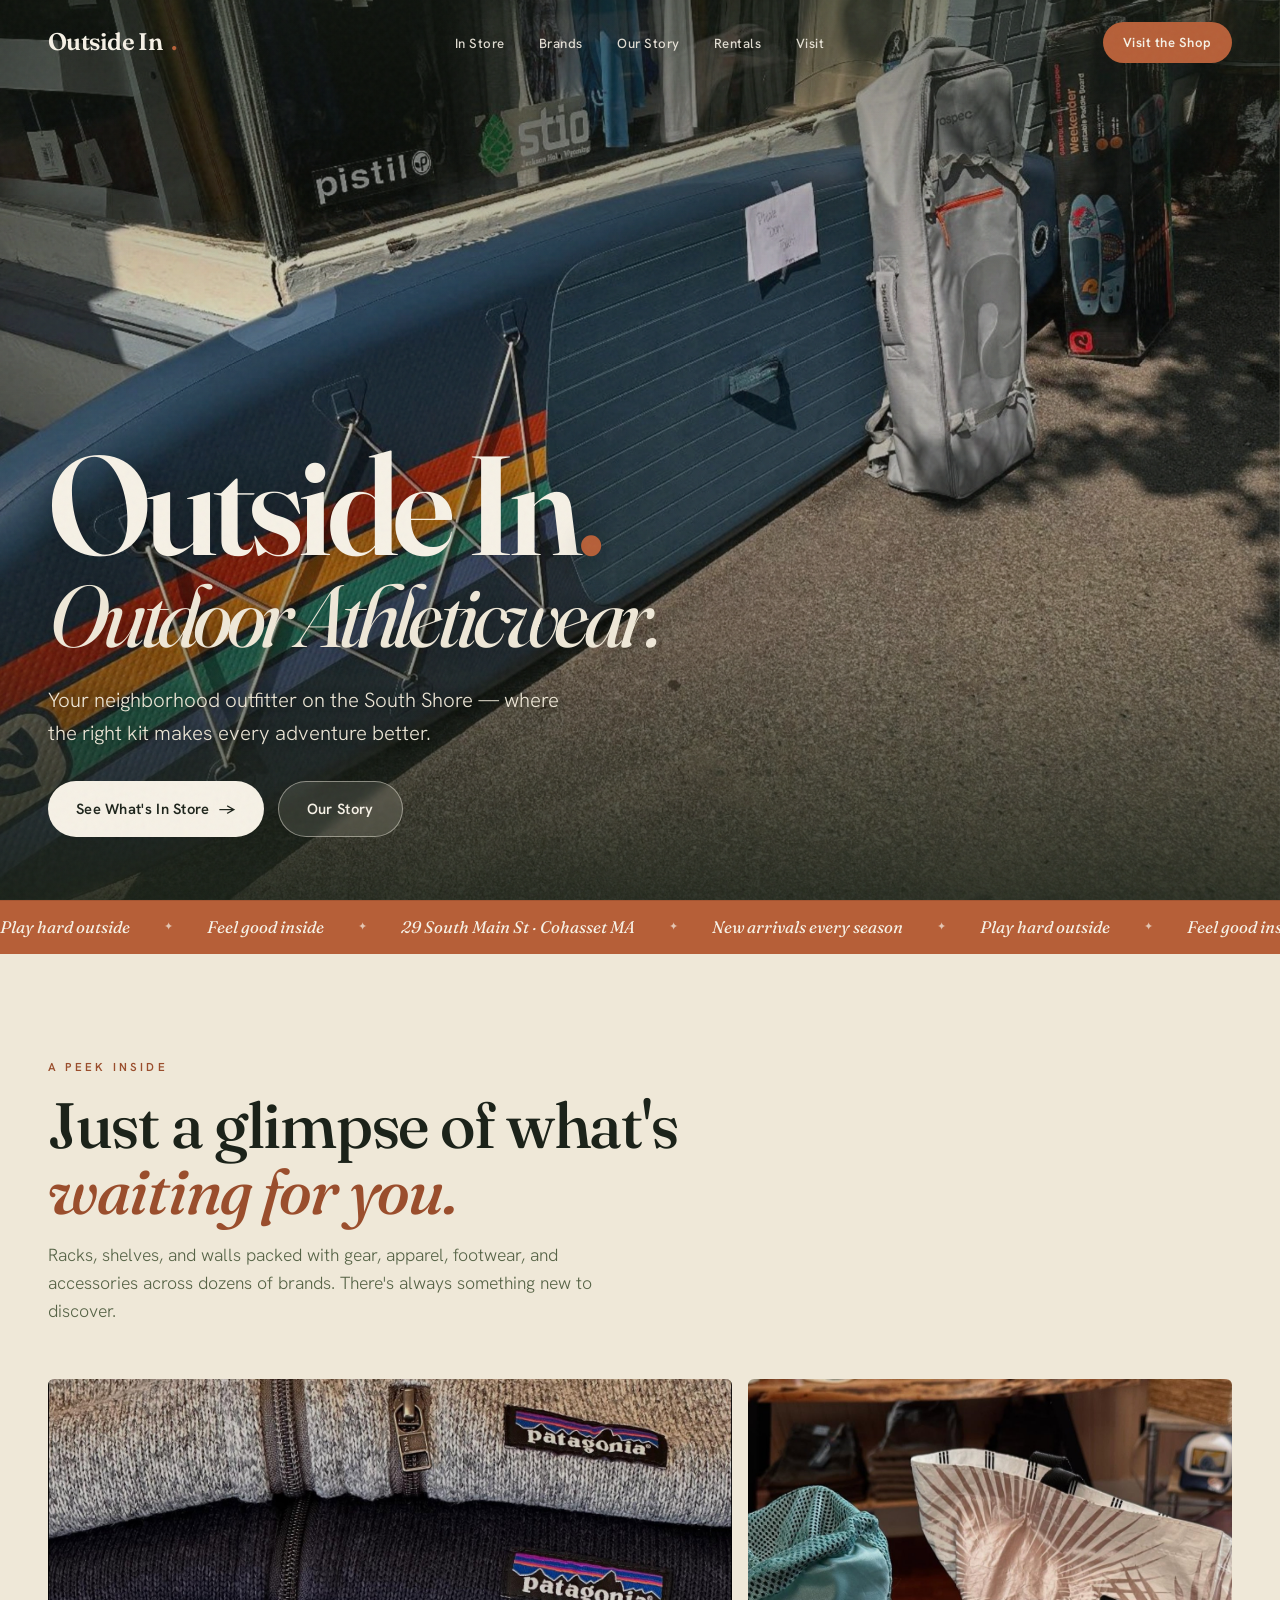
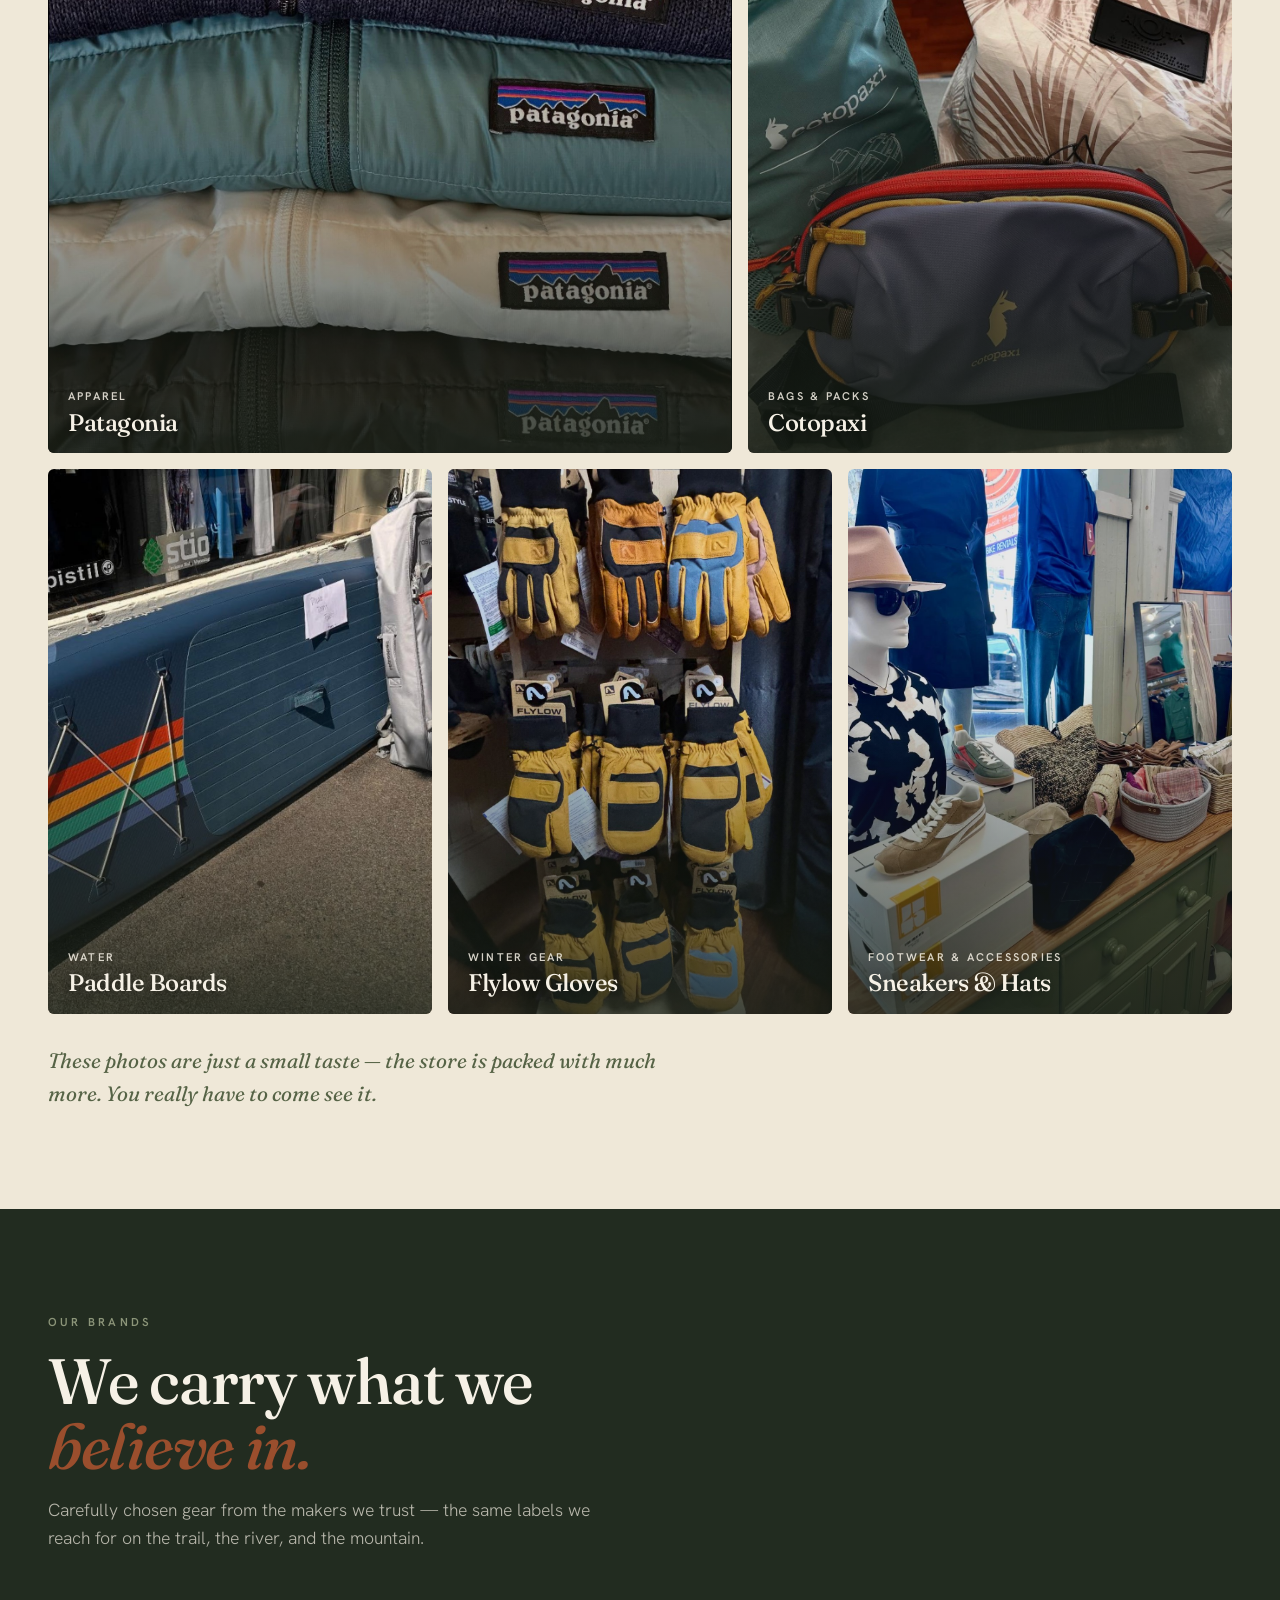
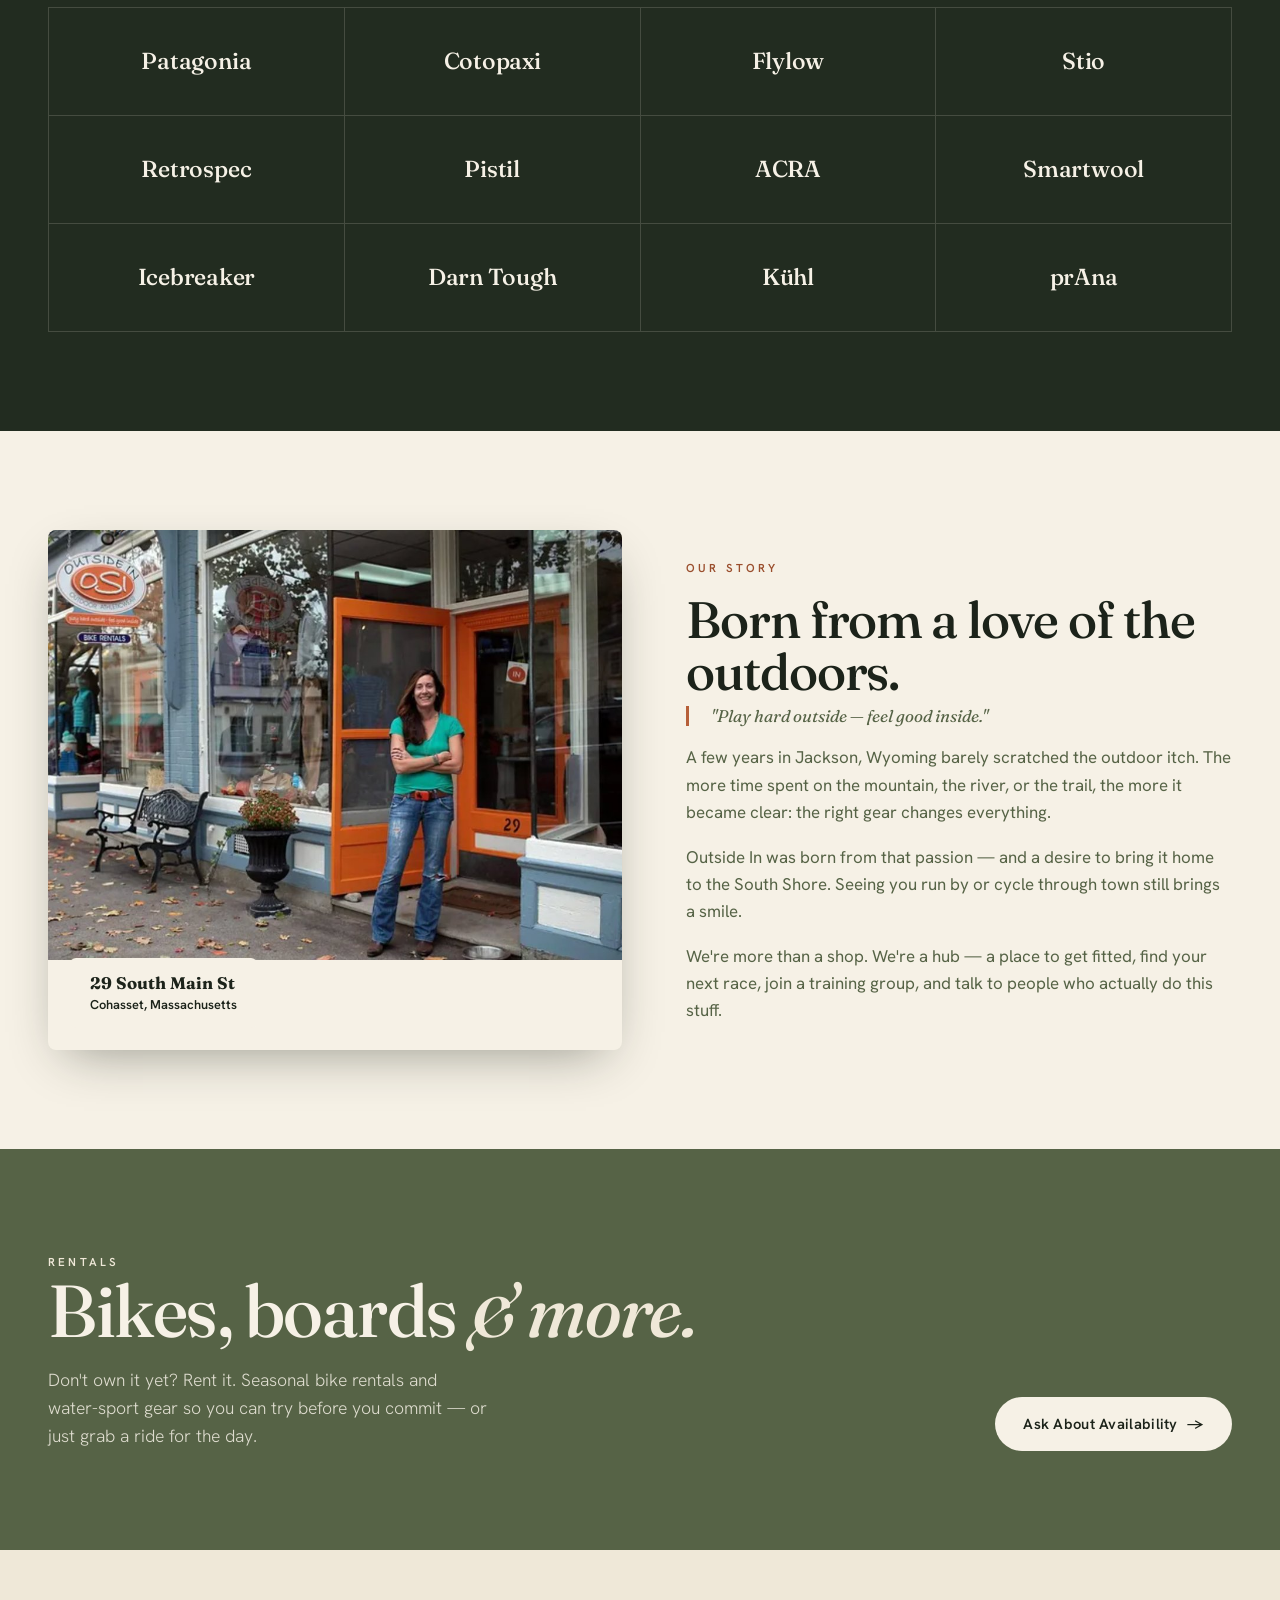
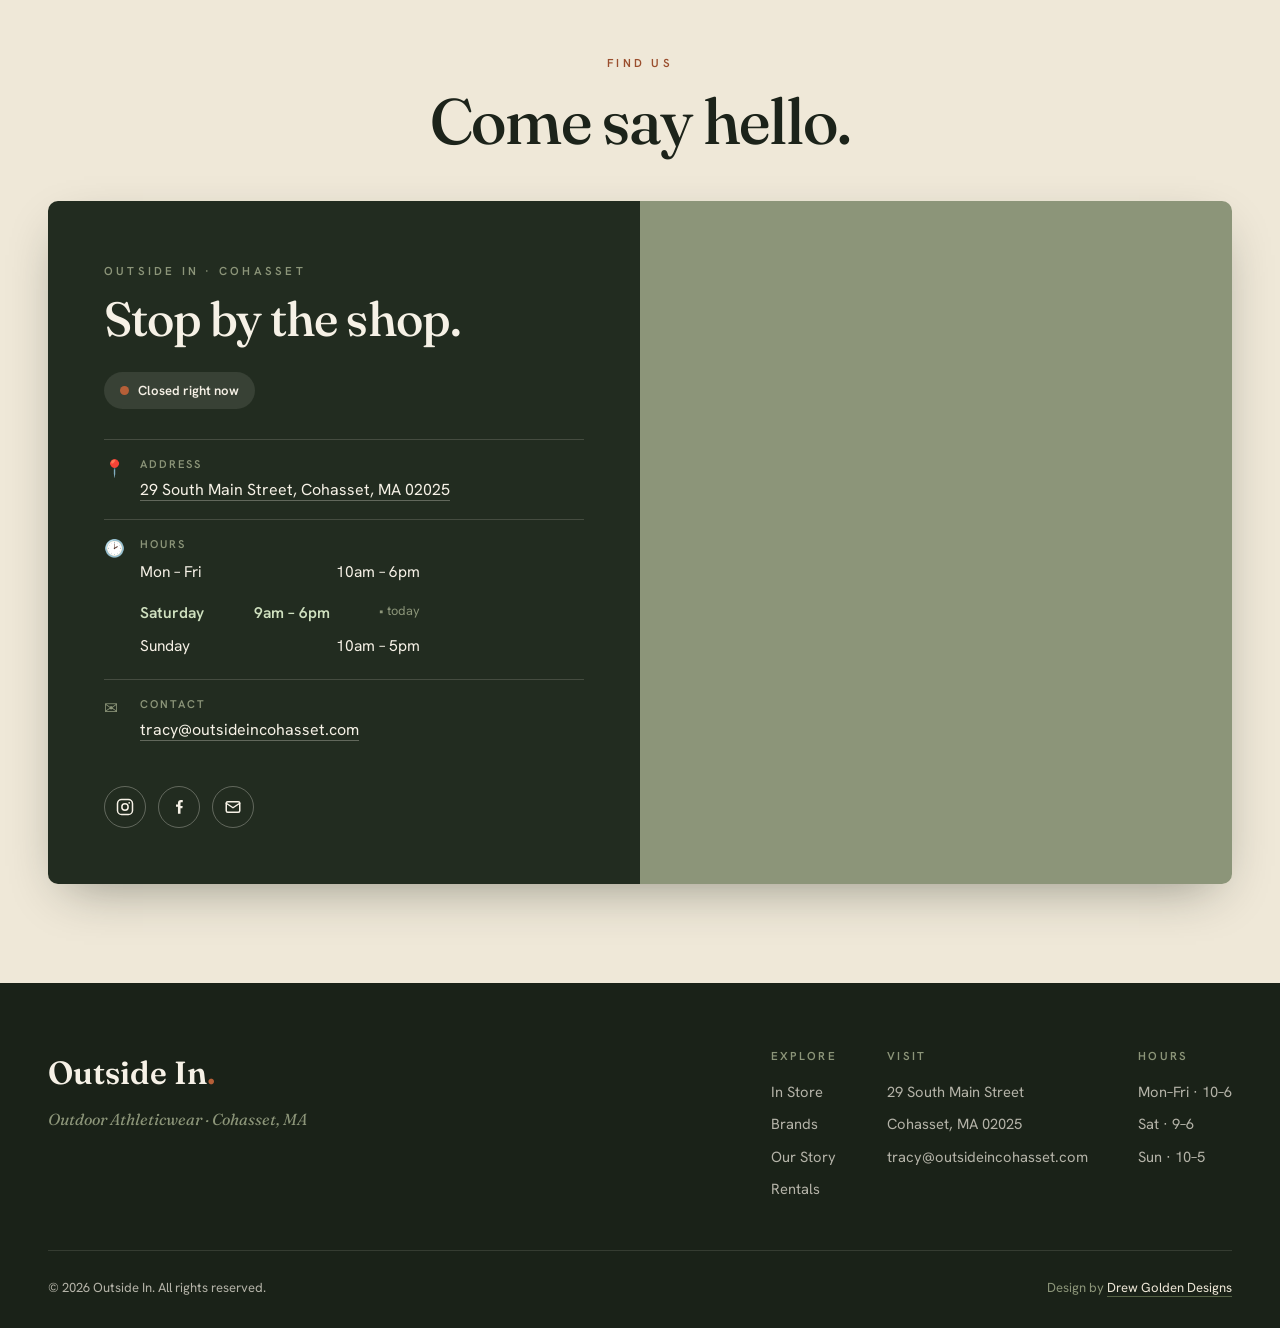
<file: outside-in.html>
<!DOCTYPE html>
<html lang="en">
<head>
<meta charset="UTF-8">
<meta name="viewport" content="width=device-width, initial-scale=1.0">
<title>Outside In — Outdoor Athleticwear in Cohasset, MA</title>
<meta name="description" content="Outside In is your neighborhood outdoor outfitter on the South Shore. Apparel, gear, footwear & rentals from Patagonia, Cotopaxi, Flylow and more — at 29 South Main St, Cohasset MA.">

<!-- Open Graph / social sharing -->
<meta property="og:type" content="business.business">
<meta property="og:title" content="Outside In — Outdoor Athleticwear · Cohasset, MA">
<meta property="og:description" content="Your neighborhood outfitter on the South Shore. Gear, apparel, footwear & rentals.">
<meta property="og:image" content="https://drewcgolden3.github.io/Outside-In/images/owner-storefront.jpg">
<meta property="og:locale" content="en_US">

<!-- Local business structured data for Google -->
<script type="application/ld+json">
{
  "@context": "https://schema.org",
  "@type": "SportingGoodsStore",
  "name": "Outside In",
  "description": "Outdoor athleticwear, gear, footwear and rentals on the South Shore.",
  "image": "https://drewcgolden3.github.io/Outside-In/images/owner-storefront.jpg",
  "address": {
    "@type": "PostalAddress",
    "streetAddress": "29 South Main Street",
    "addressLocality": "Cohasset",
    "addressRegion": "MA",
    "postalCode": "02025",
    "addressCountry": "US"
  },
  "email": "tracy@outsideincohasset.com",
  "openingHoursSpecification": [
    {"@type": "OpeningHoursSpecification", "dayOfWeek": ["Monday","Tuesday","Wednesday","Thursday","Friday"], "opens": "10:00", "closes": "18:00"},
    {"@type": "OpeningHoursSpecification", "dayOfWeek": "Saturday", "opens": "09:00", "closes": "18:00"},
    {"@type": "OpeningHoursSpecification", "dayOfWeek": "Sunday", "opens": "10:00", "closes": "17:00"}
  ]
}
</script>

<link rel="preconnect" href="https://fonts.googleapis.com">
<link rel="preconnect" href="https://fonts.gstatic.com" crossorigin>
<link href="https://fonts.googleapis.com/css2?family=Fraunces:ital,opsz,wght@0,9..144,300..900;1,9..144,300..700&family=Hanken+Grotesk:wght@300;400;500;600;700&display=swap" rel="stylesheet">

<style>
  :root{
    --bone:#EFE8D8;
    --cream:#F6F1E6;
    --pine:#26322463;
    --pine-solid:#222C20;
    --pine-deep:#1A2218;
    --moss:#566346;
    --sage:#8C9579;
    --clay:#B65F38;
    --clay-deep:#9A4E2D;
    --stone:#A39A86;
    --ink:#1C231A;
    --line:rgba(28,35,26,.14);
    --shadow:0 18px 50px -18px rgba(26,34,24,.45);
    --display:"Fraunces",Georgia,serif;
    --body:"Hanken Grotesk",system-ui,sans-serif;
  }

  *{margin:0;padding:0;box-sizing:border-box}
  html{scroll-behavior:smooth}
  body{
    font-family:var(--body);
    background:var(--bone);
    color:var(--ink);
    line-height:1.6;
    overflow-x:hidden;
    -webkit-font-smoothing:antialiased;
  }

  /* grain texture overlay */
  body::after{
    content:"";position:fixed;inset:0;pointer-events:none;z-index:9999;opacity:.04;
    background-image:url("data:image/svg+xml,%3Csvg viewBox='0 0 200 200' xmlns='http://www.w3.org/2000/svg'%3E%3Cfilter id='n'%3E%3CfeTurbulence type='fractalNoise' baseFrequency='0.85' numOctaves='3'/%3E%3C/filter%3E%3Crect width='100%25' height='100%25' filter='url(%23n)'/%3E%3C/svg%3E");
  }

  ::selection{background:var(--clay);color:var(--cream)}

  h1,h2,h3{font-family:var(--display);font-weight:500;line-height:1.02;letter-spacing:-.02em}
  a{color:inherit;text-decoration:none}
  img{display:block;width:100%;height:100%;object-fit:cover}

  .wrap{max-width:1240px;margin:0 auto;padding:0 28px}
  .eyebrow{
    font-family:var(--body);font-size:.72rem;font-weight:600;letter-spacing:.28em;
    text-transform:uppercase;color:var(--clay-deep);display:inline-block;
  }

  /* ============ NAV ============ */
  header{
    position:fixed;top:0;left:0;right:0;z-index:1000;
    padding:22px 0;transition:background .4s ease,padding .4s ease,box-shadow .4s ease;
  }
  header.scrolled{
    background:rgba(239,232,216,.92);backdrop-filter:blur(12px);padding:13px 0;
    box-shadow:0 1px 0 var(--line);
  }
  .nav{display:flex;align-items:center;justify-content:space-between;gap:24px}
  .brand{display:flex;align-items:baseline;gap:9px;font-family:var(--display);font-size:1.5rem;font-weight:600;letter-spacing:-.03em;color:var(--cream);transition:color .4s}
  .brand .dot{color:var(--clay)}
  header.scrolled .brand{color:var(--ink)}
  .navlinks{display:flex;align-items:center;gap:34px;list-style:none}
  .navlinks a{font-size:.83rem;font-weight:500;letter-spacing:.04em;color:var(--cream);opacity:.9;transition:color .4s,opacity .2s;position:relative}
  header.scrolled .navlinks a{color:var(--ink)}
  .navlinks a::after{content:"";position:absolute;left:0;bottom:-5px;height:1.5px;width:0;background:var(--clay);transition:width .28s ease}
  .navlinks a:hover{opacity:1}
  .navlinks a:hover::after{width:100%}
  .nav-cta{
    font-size:.82rem;font-weight:600;letter-spacing:.04em;padding:10px 20px;border-radius:100px;
    background:var(--clay);color:var(--cream);transition:transform .2s,background .2s;white-space:nowrap;
  }
  .nav-cta:hover{background:var(--clay-deep);transform:translateY(-1px)}
  .burger{display:none;flex-direction:column;gap:5px;background:none;border:0;cursor:pointer;padding:6px}
  .burger span{width:26px;height:2px;background:var(--cream);transition:.3s}
  header.scrolled .burger span{background:var(--ink)}

  /* ============ HERO ============ */
  .hero{position:relative;min-height:100svh;display:flex;align-items:flex-end;overflow:hidden}
  .hero-bg{position:absolute;inset:0;z-index:0}
  .hero-bg img{transform:scale(1.08);animation:slowzoom 18s ease-out forwards}
  @keyframes slowzoom{to{transform:scale(1)}}
  .hero-bg::after{
    content:"";position:absolute;inset:0;
    background:linear-gradient(180deg,rgba(26,34,24,.55) 0%,rgba(26,34,24,.15) 35%,rgba(26,34,24,.35) 70%,rgba(26,34,24,.88) 100%);
  }
  .hero-inner{position:relative;z-index:2;padding-bottom:7vh;width:100%}
  .hero h1{
    color:var(--cream);font-size:clamp(3.4rem,11vw,9.5rem);font-weight:600;letter-spacing:-.04em;
    text-shadow:0 2px 30px rgba(0,0,0,.3);
  }
  .hero h1 em{font-style:italic;font-weight:400;color:var(--bone);display:block;font-size:.62em;margin-top:-.06em}
  .hero p.lede{
    color:var(--bone);max-width:520px;font-size:clamp(1.05rem,1.6vw,1.3rem);margin:24px 0 32px;
    font-weight:300;text-shadow:0 1px 12px rgba(0,0,0,.4);
  }
  .hero-btns{display:flex;gap:14px;flex-wrap:wrap}
  .btn{
    display:inline-flex;align-items:center;gap:9px;padding:15px 28px;border-radius:100px;
    font-weight:600;font-size:.92rem;letter-spacing:.02em;transition:transform .22s,background .22s,box-shadow .22s;
  }
  .btn-primary{background:var(--cream);color:var(--ink)}
  .btn-primary:hover{transform:translateY(-2px);box-shadow:var(--shadow)}
  .btn-ghost{background:rgba(246,241,230,.12);color:var(--cream);border:1px solid rgba(246,241,230,.45);backdrop-filter:blur(4px)}
  .btn-ghost:hover{background:rgba(246,241,230,.22);transform:translateY(-2px)}
  .btn .arr{transition:transform .22s}
  .btn:hover .arr{transform:translateX(4px)}

  /* ticker */
  .ticker{
    position:relative;z-index:2;background:var(--clay);color:var(--cream);overflow:hidden;
    border-top:1px solid rgba(0,0,0,.1);
  }
  .ticker-track{display:flex;gap:0;white-space:nowrap;animation:scroll 30s linear infinite;width:max-content}
  .ticker-track span{font-family:var(--display);font-size:1.05rem;font-style:italic;padding:13px 0;display:flex;align-items:center}
  .ticker-track span::after{content:"✦";font-style:normal;margin:0 34px;font-size:.7rem;opacity:.7}
  @keyframes scroll{to{transform:translateX(-50%)}}

  /* ============ SECTIONS ============ */
  section{position:relative}
  .pad{padding:clamp(70px,11vh,140px) 0}
  .sec-head{max-width:680px;margin-bottom:54px}
  .sec-head h2{font-size:clamp(2.2rem,5vw,4rem);margin-top:14px}
  .sec-head h2 em{font-style:italic;color:var(--clay-deep)}
  .sec-head p{margin-top:18px;font-size:1.1rem;color:var(--moss);font-weight:300;max-width:560px}

  /* brand wall */
  .brands{background:var(--pine-solid);color:var(--cream)}
  .brands .eyebrow{color:var(--sage)}
  .brands h2{color:var(--cream)}
  .brands p{color:rgba(246,241,230,.7)}
  .brand-grid{
    display:grid;grid-template-columns:repeat(4,1fr);border-top:1px solid rgba(246,241,230,.16);
    border-left:1px solid rgba(246,241,230,.16);margin-top:10px;
  }
  .brand-cell{
    padding:34px 20px;border-right:1px solid rgba(246,241,230,.16);border-bottom:1px solid rgba(246,241,230,.16);
    display:flex;align-items:center;justify-content:center;font-family:var(--display);
    font-size:1.45rem;font-weight:500;letter-spacing:-.01em;transition:background .3s,color .3s;
    text-align:center;min-height:108px;
  }
  .brand-cell:hover{background:var(--clay);color:var(--cream)}

  /* gallery */
  .gallery-grid{display:grid;grid-template-columns:repeat(12,1fr);gap:16px}
  .g-card{position:relative;overflow:hidden;border-radius:6px;min-height:240px;background:var(--sage)}
  .g-card img{transition:transform .7s cubic-bezier(.2,.7,.2,1)}
  .g-card:hover img{transform:scale(1.06)}
  .g-card .cap{
    position:absolute;left:20px;bottom:18px;z-index:2;color:var(--cream);
  }
  .g-card .cap small{font-size:.7rem;letter-spacing:.2em;text-transform:uppercase;opacity:.85;font-weight:600}
  .g-card .cap h3{font-size:1.5rem;margin-top:3px;text-shadow:0 2px 14px rgba(0,0,0,.5)}
  .g-card::after{content:"";position:absolute;inset:0;background:linear-gradient(180deg,transparent 40%,rgba(26,34,24,.78));z-index:1}
  .g-a{grid-column:span 7;min-height:380px}
  .g-b{grid-column:span 5;min-height:380px}
  .g-c{grid-column:span 4}
  .g-d{grid-column:span 4}
  .g-e{grid-column:span 4}
  .gallery-note{margin-top:30px;font-style:italic;font-family:var(--display);font-size:1.3rem;color:var(--moss);max-width:640px}

  /* story */
  .story{background:var(--cream)}
  .story-grid{display:grid;grid-template-columns:1.05fr 1fr;gap:64px;align-items:center}
  .story-img{position:relative;border-radius:8px;overflow:hidden;min-height:520px;box-shadow:var(--shadow)}
  .story-img .badge{
    position:absolute;left:22px;bottom:22px;background:var(--cream);color:var(--ink);
    padding:14px 20px;border-radius:6px;font-size:.8rem;font-weight:600;z-index:2;line-height:1.4;
  }
  .story-img .badge b{font-family:var(--display);display:block;font-size:1.05rem}
  .pullquote{
    font-family:var(--display);font-style:italic;font-size:clamp(1.6rem,3vw,2.4rem);
    line-height:1.18;color:var(--pine-solid);margin:8px 0 28px;border-left:3px solid var(--clay);padding-left:22px;
  }
  .story-grid p{color:var(--moss);font-size:1.06rem;margin-bottom:18px}
  .story-grid p:last-child{margin-bottom:0}

  /* rentals */
  .rentals{background:var(--moss);color:var(--cream);overflow:hidden}
  .rentals .wrap{position:relative;z-index:2}
  .rentals .eyebrow{color:var(--bone)}
  .rentals-flex{display:flex;justify-content:space-between;align-items:flex-end;gap:40px;flex-wrap:wrap}
  .rentals h2{color:var(--cream);font-size:clamp(2.4rem,6vw,4.6rem);max-width:760px}
  .rentals h2 em{font-style:italic;color:var(--bone)}
  .rentals p{color:rgba(246,241,230,.85);max-width:440px;font-size:1.1rem;font-weight:300;margin-top:18px}
  .rentals .btn-primary{background:var(--cream);color:var(--ink)}

  /* visit */
  .visit{background:var(--bone)}
  .visit-grid{display:grid;grid-template-columns:1fr 1fr;gap:0;border-radius:10px;overflow:hidden;box-shadow:var(--shadow)}
  .visit-info{background:var(--pine-solid);color:var(--cream);padding:clamp(36px,5vw,56px)}
  .visit-info .eyebrow{color:var(--sage)}
  .visit-info h2{color:var(--cream);font-size:clamp(2rem,4vw,3rem);margin:12px 0 28px}
  .status{display:inline-flex;align-items:center;gap:9px;padding:8px 16px;border-radius:100px;font-size:.82rem;font-weight:600;margin-bottom:30px;background:rgba(246,241,230,.1)}
  .status .pip{width:9px;height:9px;border-radius:50%;background:var(--sage)}
  .status.open .pip{background:#7FB069;box-shadow:0 0 0 4px rgba(127,176,105,.25)}
  .status.closed .pip{background:var(--clay)}
  .vrow{display:flex;gap:14px;padding:16px 0;border-top:1px solid rgba(246,241,230,.16)}
  .vrow:first-of-type{border-top:0}
  .vrow .ic{flex:0 0 22px;color:var(--sage);font-size:1.05rem;line-height:1.5}
  .vrow .lbl{font-size:.7rem;letter-spacing:.18em;text-transform:uppercase;color:var(--sage);font-weight:600;margin-bottom:3px}
  .vrow .val{font-size:1rem}
  .vrow .val a{border-bottom:1px solid rgba(246,241,230,.3);transition:border-color .2s}
  .vrow .val a:hover{border-color:var(--clay)}
  .hours-list{list-style:none;font-size:.97rem}
  .hours-list li{display:flex;justify-content:space-between;padding:4px 0;max-width:280px}
  .hours-list li.today{color:#cfe0bf;font-weight:600}
  .hours-list li.today::after{content:" • today";color:var(--sage);font-weight:400;font-size:.8rem}
  .visit-map{min-height:480px;background:var(--sage);position:relative}
  .visit-map iframe{width:100%;height:100%;border:0;filter:saturate(.9)}
  .visit-socials{display:flex;gap:12px;margin-top:28px}
  .visit-socials a{width:42px;height:42px;border-radius:50%;border:1px solid rgba(246,241,230,.3);display:flex;align-items:center;justify-content:center;transition:background .2s,border-color .2s;font-size:.95rem}
  .visit-socials a:hover{background:var(--clay);border-color:var(--clay)}

  /* footer */
  footer{background:var(--pine-deep);color:rgba(246,241,230,.7);padding:64px 0 30px}
  .foot-grid{display:flex;justify-content:space-between;gap:40px;flex-wrap:wrap;padding-bottom:40px;border-bottom:1px solid rgba(246,241,230,.12)}
  .foot-brand{font-family:var(--display);font-size:2rem;color:var(--cream);font-weight:600}
  .foot-brand .dot{color:var(--clay)}
  .foot-tag{margin-top:8px;font-style:italic;font-family:var(--display);color:var(--sage)}
  .foot-links{display:flex;gap:50px;flex-wrap:wrap}
  .foot-col h4{font-family:var(--body);font-size:.72rem;letter-spacing:.2em;text-transform:uppercase;color:var(--sage);margin-bottom:14px;font-weight:600}
  .foot-col a,.foot-col p{display:block;font-size:.92rem;margin-bottom:9px;transition:color .2s}
  .foot-col a:hover{color:var(--cream)}
  .foot-bottom{display:flex;justify-content:space-between;padding-top:26px;font-size:.82rem;flex-wrap:wrap;gap:12px}
  .foot-bottom .credit{color:var(--sage)}
  .foot-bottom .credit a{color:var(--bone);border-bottom:1px solid var(--moss)}

  /* reveal animation */
  .reveal{opacity:0;transform:translateY(28px);transition:opacity .8s cubic-bezier(.2,.7,.2,1),transform .8s cubic-bezier(.2,.7,.2,1)}
  .reveal.in{opacity:1;transform:none}

  /* ============ RESPONSIVE ============ */
  @media(max-width:900px){
    .burger{display:flex}
    .navlinks{
      position:fixed;inset:0 0 0 auto;width:min(78vw,320px);background:var(--pine-solid);
      flex-direction:column;align-items:flex-start;justify-content:center;gap:28px;padding:40px;
      transform:translateX(100%);transition:transform .4s cubic-bezier(.2,.7,.2,1);z-index:1001;
    }
    .navlinks.open{transform:none}
    .navlinks a{color:var(--cream);font-size:1.25rem}
    header.scrolled .navlinks a{color:var(--cream)}
    .nav-cta{display:none}
    .story-grid{grid-template-columns:1fr;gap:34px}
    .story-img{min-height:380px;order:-1}
    .visit-grid{grid-template-columns:1fr}
    .visit-map{min-height:340px;order:-1}
    .brand-grid{grid-template-columns:repeat(2,1fr)}
    .gallery-grid{grid-template-columns:repeat(2,1fr)}
    .g-a,.g-b,.g-c,.g-d,.g-e{grid-column:span 1;min-height:240px}
    .g-a{grid-column:span 2}
  }
  @media(max-width:520px){
    .wrap{padding:0 20px}
    .gallery-grid{grid-template-columns:1fr}
    .g-a{grid-column:span 1}
    .brand-grid{grid-template-columns:1fr 1fr}
    .foot-links{gap:30px}
  }
</style>
</head>
<body>

<!-- NAV -->
<header id="hdr">
  <div class="wrap nav">
    <a href="#top" class="brand">Outside In<span class="dot">.</span></a>
    <ul class="navlinks" id="nav">
      <li><a href="#store">In Store</a></li>
      <li><a href="#brands">Brands</a></li>
      <li><a href="#story">Our Story</a></li>
      <li><a href="#rentals">Rentals</a></li>
      <li><a href="#visit">Visit</a></li>
    </ul>
    <a href="#visit" class="nav-cta">Visit the Shop</a>
    <button class="burger" id="burger" aria-label="Menu"><span></span><span></span><span></span></button>
  </div>
</header>

<!-- HERO -->
<section class="hero" id="top">
  <div class="hero-bg">
    <img src="images/paddleboard.jpg" alt="Paddle boarding on the South Shore">
  </div>
  <div class="hero-inner">
    <div class="wrap">
      <h1>Outside In<span class="dot" style="color:var(--clay)">.</span><em>Outdoor Athleticwear.</em></h1>
      <p class="lede">Your neighborhood outfitter on the South Shore — where the right kit makes every adventure better.</p>
      <div class="hero-btns">
        <a href="#store" class="btn btn-primary">See What's In Store <span class="arr">→</span></a>
        <a href="#story" class="btn btn-ghost">Our Story</a>
      </div>
    </div>
  </div>
</section>

<!-- TICKER -->
<div class="ticker">
  <div class="ticker-track">
    <span>Play hard outside</span><span>Feel good inside</span><span>29 South Main St · Cohasset MA</span><span>New arrivals every season</span>
    <span>Play hard outside</span><span>Feel good inside</span><span>29 South Main St · Cohasset MA</span><span>New arrivals every season</span>
  </div>
</div>

<!-- GALLERY -->
<section class="pad" id="store">
  <div class="wrap">
    <div class="sec-head reveal">
      <span class="eyebrow">A peek inside</span>
      <h2>Just a glimpse of what's <em>waiting for you.</em></h2>
      <p>Racks, shelves, and walls packed with gear, apparel, footwear, and accessories across dozens of brands. There's always something new to discover.</p>
    </div>
    <div class="gallery-grid">
      <div class="g-card g-a reveal">
        <img src="images/patagonia.jpg" alt="Patagonia jackets and sweaters">
        <div class="cap"><small>Apparel</small><h3>Patagonia</h3></div>
      </div>
      <div class="g-card g-b reveal">
        <img src="images/cotopaxi.jpg" alt="Cotopaxi bags and gear">
        <div class="cap"><small>Bags &amp; Packs</small><h3>Cotopaxi</h3></div>
      </div>
      <div class="g-card g-c reveal">
        <img src="images/paddleboard.jpg" alt="Stand up paddle boards">
        <div class="cap"><small>Water</small><h3>Paddle Boards</h3></div>
      </div>
      <div class="g-card g-d reveal">
        <img src="images/flylow-gloves.jpg" alt="Flylow gloves and mittens">
        <div class="cap"><small>Winter Gear</small><h3>Flylow Gloves</h3></div>
      </div>
      <div class="g-card g-e reveal">
        <img src="images/sneakers-accessories.jpg" alt="Sneakers and accessories">
        <div class="cap"><small>Footwear &amp; Accessories</small><h3>Sneakers &amp; Hats</h3></div>
      </div>
    </div>
    <p class="gallery-note reveal">These photos are just a small taste — the store is packed with much more. You really have to come see it.</p>
  </div>
</section>

<!-- BRANDS -->
<section class="pad brands" id="brands">
  <div class="wrap">
    <div class="sec-head reveal">
      <span class="eyebrow">Our brands</span>
      <h2>We carry what we <em>believe in.</em></h2>
      <p>Carefully chosen gear from the makers we trust — the same labels we reach for on the trail, the river, and the mountain.</p>
    </div>
    <div class="brand-grid reveal">
      <div class="brand-cell">Patagonia</div>
      <div class="brand-cell">Cotopaxi</div>
      <div class="brand-cell">Flylow</div>
      <div class="brand-cell">Stio</div>
      <div class="brand-cell">Retrospec</div>
      <div class="brand-cell">Pistil</div>
      <div class="brand-cell">ACRA</div>
      <div class="brand-cell">Smartwool</div>
      <div class="brand-cell">Icebreaker</div>
      <div class="brand-cell">Darn Tough</div>
      <div class="brand-cell">Kühl</div>
      <div class="brand-cell">prAna</div>
    </div>
  </div>
</section>

<!-- STORY -->
<section class="pad story" id="story">
  <div class="wrap">
    <div class="story-grid">
      <div class="story-img reveal">
        <img src="images/owner-storefront.jpg" alt="The owner outside the Outside In store in Cohasset">
        <div class="badge"><b>29 South Main St</b>Cohasset, Massachusetts</div>
      </div>
      <div class="reveal">
        <span class="eyebrow">Our story</span>
        <h2 style="font-size:clamp(2rem,4vw,3.2rem);margin-top:14px">Born from a love of the outdoors.</h2>
        <p class="pullquote">"Play hard outside — feel good inside."</p>
        <p>A few years in Jackson, Wyoming barely scratched the outdoor itch. The more time spent on the mountain, the river, or the trail, the more it became clear: the right gear changes everything.</p>
        <p>Outside In was born from that passion — and a desire to bring it home to the South Shore. Seeing you run by or cycle through town still brings a smile.</p>
        <p>We're more than a shop. We're a hub — a place to get fitted, find your next race, join a training group, and talk to people who actually do this stuff.</p>
      </div>
    </div>
  </div>
</section>

<!-- RENTALS -->
<section class="pad rentals" id="rentals">
  <div class="wrap">
    <div class="rentals-flex reveal">
      <div>
        <span class="eyebrow">Rentals</span>
        <h2>Bikes, boards <em>&amp; more.</em></h2>
        <p>Don't own it yet? Rent it. Seasonal bike rentals and water-sport gear so you can try before you commit — or just grab a ride for the day.</p>
      </div>
      <a href="#visit" class="btn btn-primary">Ask About Availability <span class="arr">→</span></a>
    </div>
  </div>
</section>

<!-- VISIT -->
<section class="pad visit" id="visit">
  <div class="wrap">
    <div class="sec-head reveal" style="text-align:center;margin:0 auto 48px">
      <span class="eyebrow">Find us</span>
      <h2>Come say hello.</h2>
    </div>
    <div class="visit-grid reveal">
      <div class="visit-info">
        <span class="eyebrow">Outside In · Cohasset</span>
        <h2>Stop by the shop.</h2>
        <div class="status" id="status"><span class="pip"></span><span id="statusText">Checking hours…</span></div>

        <div class="vrow">
          <div class="ic">📍</div>
          <div><div class="lbl">Address</div>
            <div class="val"><a href="https://maps.google.com/maps?q=29+South+Main+Street+Cohasset+MA" target="_blank" rel="noopener">29 South Main Street, Cohasset, MA 02025</a></div>
          </div>
        </div>
        <div class="vrow">
          <div class="ic">🕑</div>
          <div style="flex:1"><div class="lbl">Hours</div>
            <ul class="hours-list" id="hours">
              <li data-day="1"><span>Mon – Fri</span><span>10am – 6pm</span></li>
              <li data-day="2" hidden></li>
              <li data-day="6"><span>Saturday</span><span>9am – 6pm</span></li>
              <li data-day="0"><span>Sunday</span><span>10am – 5pm</span></li>
            </ul>
          </div>
        </div>
        <div class="vrow">
          <div class="ic">✉️</div>
          <div><div class="lbl">Contact</div>
            <div class="val"><a href="mailto:tracy@outsideincohasset.com">tracy@outsideincohasset.com</a></div>
          </div>
        </div>
        <div class="visit-socials">
          <a href="https://www.instagram.com/osicoh/" target="_blank" rel="noopener" aria-label="Instagram" title="Instagram">
            <svg viewBox="0 0 24 24" width="18" height="18" fill="none" stroke="currentColor" stroke-width="2" stroke-linecap="round" stroke-linejoin="round"><rect x="2" y="2" width="20" height="20" rx="5.5"/><circle cx="12" cy="12" r="4.2"/><circle cx="17.6" cy="6.4" r="1.2" fill="currentColor" stroke="none"/></svg>
          </a>
          <a href="https://www.facebook.com/p/Outside-In-100063701733949/" target="_blank" rel="noopener" aria-label="Facebook" title="Facebook">
            <svg viewBox="0 0 24 24" width="18" height="18" fill="currentColor"><path d="M14 8.5V6.8c0-.8.2-1.3 1.4-1.3H17V2.6c-.3 0-1.3-.1-2.4-.1-2.4 0-4 1.5-4 4.1v1.9H8v3h2.6V21H14v-7.5h2.5l.4-3H14z"/></svg>
          </a>
          <a href="mailto:tracy@outsideincohasset.com" aria-label="Email" title="Email">
            <svg viewBox="0 0 24 24" width="18" height="18" fill="none" stroke="currentColor" stroke-width="2" stroke-linecap="round" stroke-linejoin="round"><rect x="3" y="5" width="18" height="14" rx="2"/><path d="m3 7 9 6 9-6"/></svg>
          </a>
        </div>
      </div>
      <div class="visit-map">
        <iframe src="https://maps.google.com/maps?q=29%20South%20Main%20Street%20Cohasset%20MA&t=&z=15&ie=UTF8&iwloc=&output=embed" loading="lazy" title="Map to Outside In, Cohasset MA"></iframe>
      </div>
    </div>
  </div>
</section>

<!-- FOOTER -->
<footer>
  <div class="wrap">
    <div class="foot-grid">
      <div>
        <div class="foot-brand">Outside In<span class="dot">.</span></div>
        <div class="foot-tag">Outdoor Athleticwear · Cohasset, MA</div>
      </div>
      <div class="foot-links">
        <div class="foot-col">
          <h4>Explore</h4>
          <a href="#store">In Store</a>
          <a href="#brands">Brands</a>
          <a href="#story">Our Story</a>
          <a href="#rentals">Rentals</a>
        </div>
        <div class="foot-col">
          <h4>Visit</h4>
          <p>29 South Main Street</p>
          <p>Cohasset, MA 02025</p>
          <a href="mailto:tracy@outsideincohasset.com">tracy@outsideincohasset.com</a>
        </div>
        <div class="foot-col">
          <h4>Hours</h4>
          <p>Mon–Fri · 10–6</p>
          <p>Sat · 9–6</p>
          <p>Sun · 10–5</p>
        </div>
      </div>
    </div>
    <div class="foot-bottom">
      <span>© <span id="yr"></span> Outside In. All rights reserved.</span>
      <span class="credit">Design by <a href="https://drewcgolden3.github.io/Drew-Golden-Designs-/" target="_blank" rel="noopener">Drew Golden Designs</a></span>
    </div>
  </div>
</footer>

<script>
  // year
  document.getElementById('yr').textContent = new Date().getFullYear();

  // nav scroll state
  const hdr = document.getElementById('hdr');
  addEventListener('scroll', () => hdr.classList.toggle('scrolled', scrollY > 40));

  // mobile menu
  const burger = document.getElementById('burger');
  const nav = document.getElementById('nav');
  burger.addEventListener('click', () => nav.classList.toggle('open'));
  nav.querySelectorAll('a').forEach(a => a.addEventListener('click', () => nav.classList.remove('open')));

  // reveal on scroll
  const io = new IntersectionObserver((entries) => {
    entries.forEach(e => { if(e.isIntersecting){ e.target.classList.add('in'); io.unobserve(e.target);} });
  }, {threshold:.12});
  document.querySelectorAll('.reveal').forEach(el => io.observe(el));

  // live open/closed status
  (function(){
    const hours = {0:[10,17],1:[10,18],2:[10,18],3:[10,18],4:[10,18],5:[10,18],6:[9,18]};
    const now = new Date();
    const day = now.getDay();
    const h = now.getHours() + now.getMinutes()/60;
    const [open, close] = hours[day];
    const isOpen = h >= open && h < close;
    const box = document.getElementById('status');
    const txt = document.getElementById('statusText');
    if(isOpen){
      box.classList.add('open');
      const closeH = close > 12 ? (close-12)+'pm' : close+'am';
      txt.textContent = 'Open now · until ' + closeH;
    } else {
      box.classList.add('closed');
      txt.textContent = 'Closed right now';
    }
    // highlight today's row
    const li = document.querySelector('.hours-list li[data-day="'+(day===0?0:day===6?6:1)+'"]');
    if(li) li.classList.add('today');
  })();
</script>
</body>
</html>
</file>
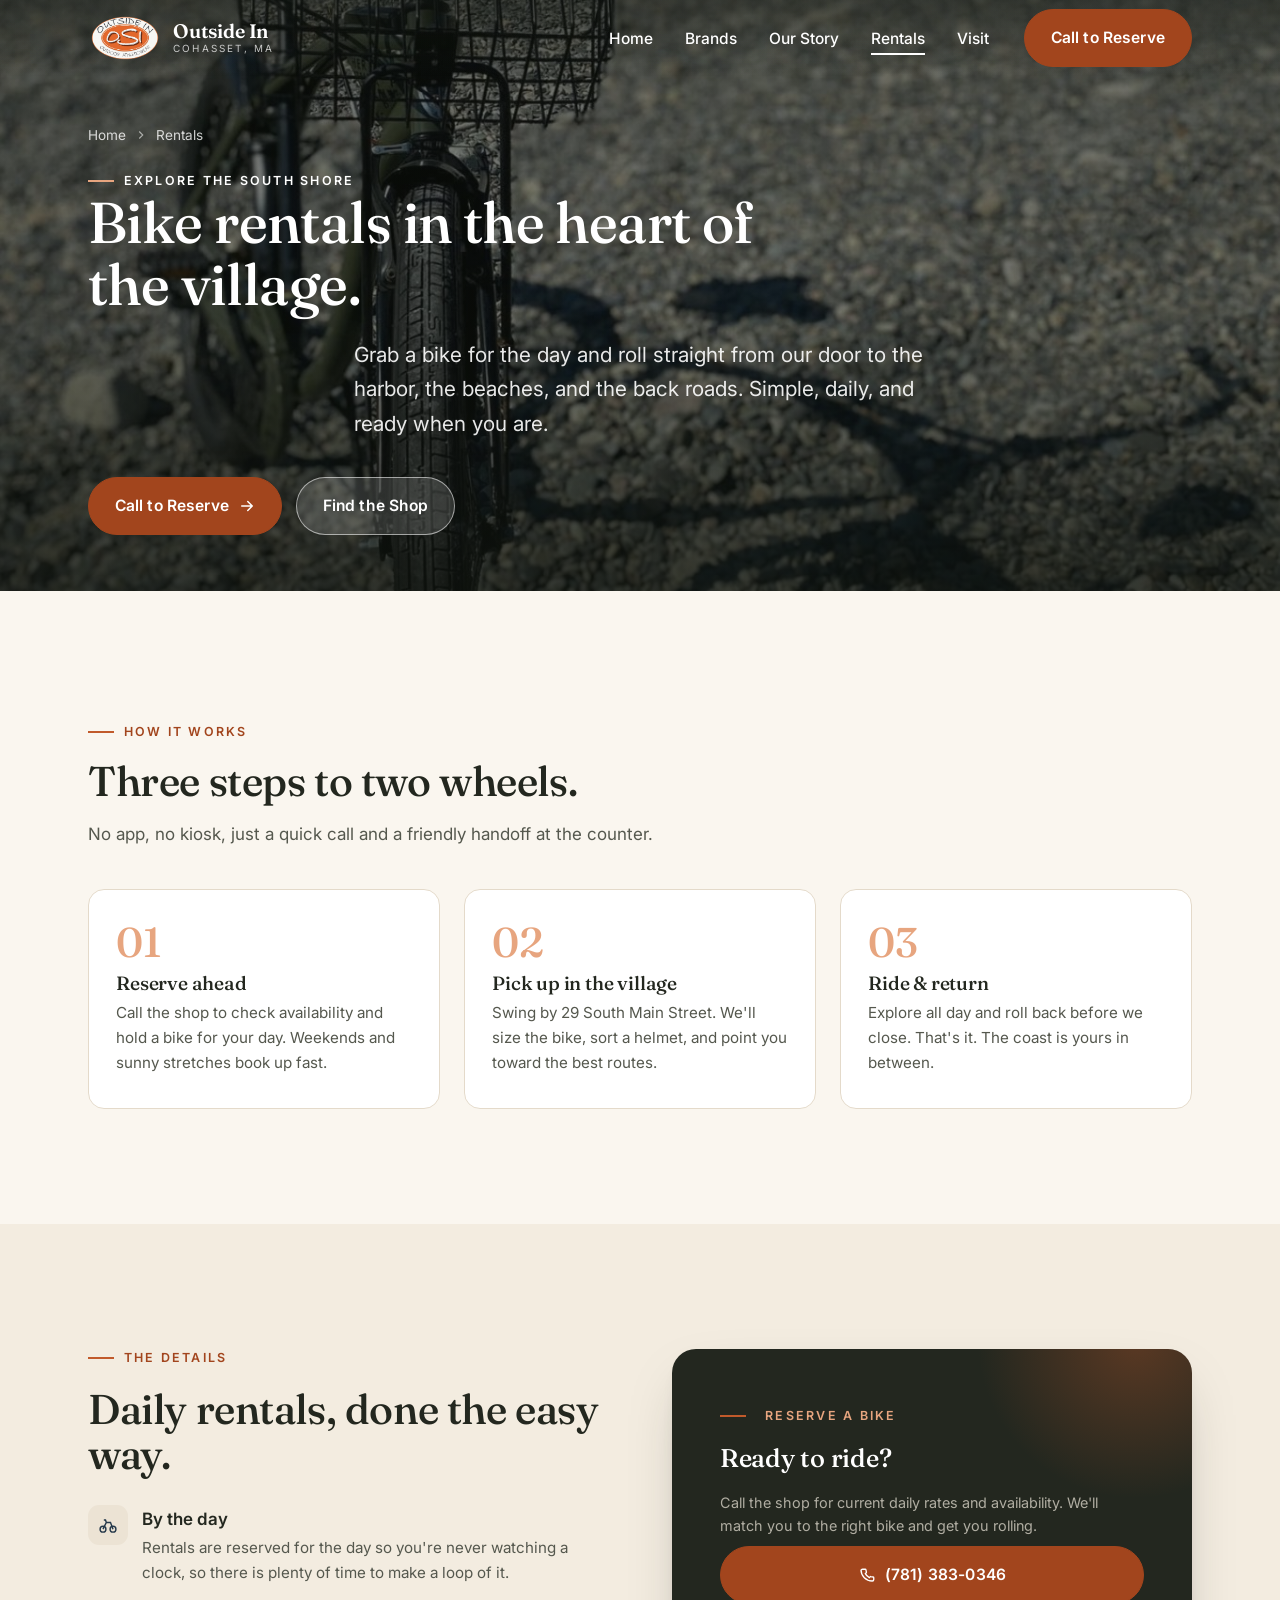
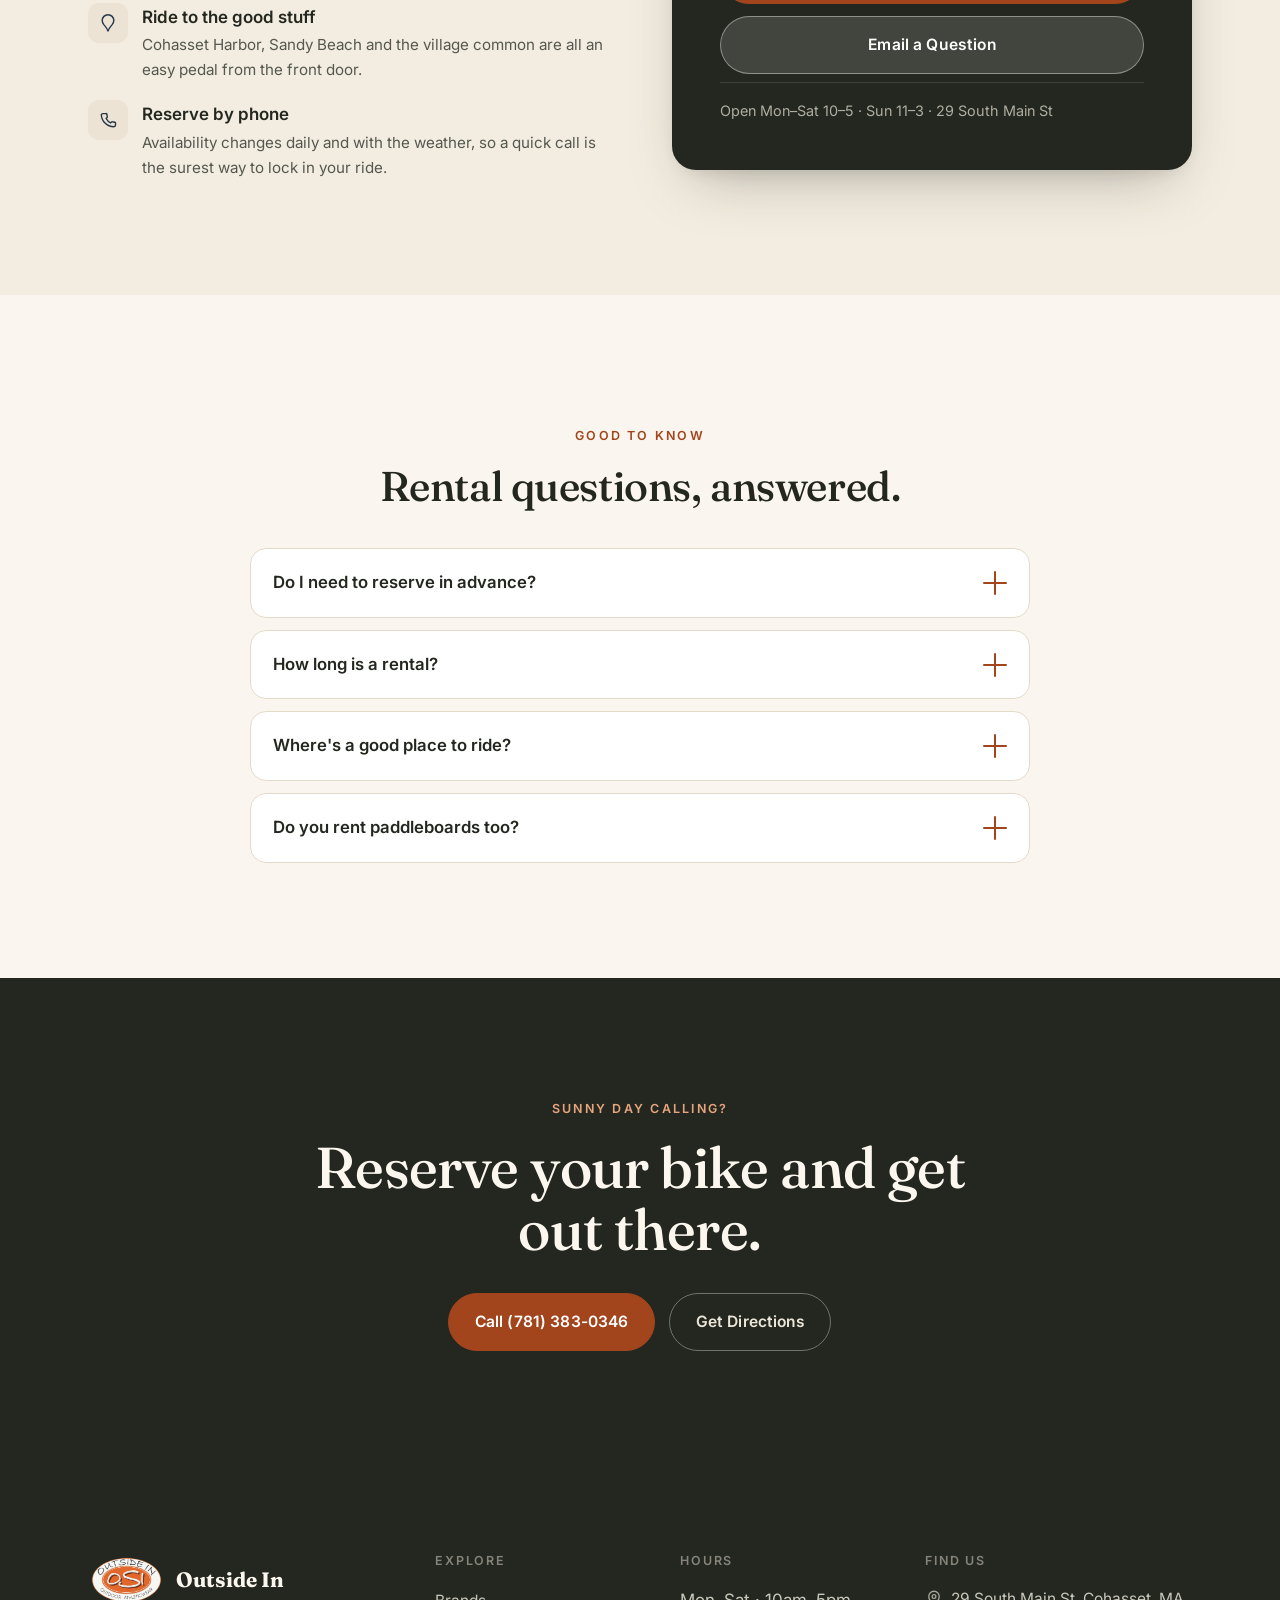
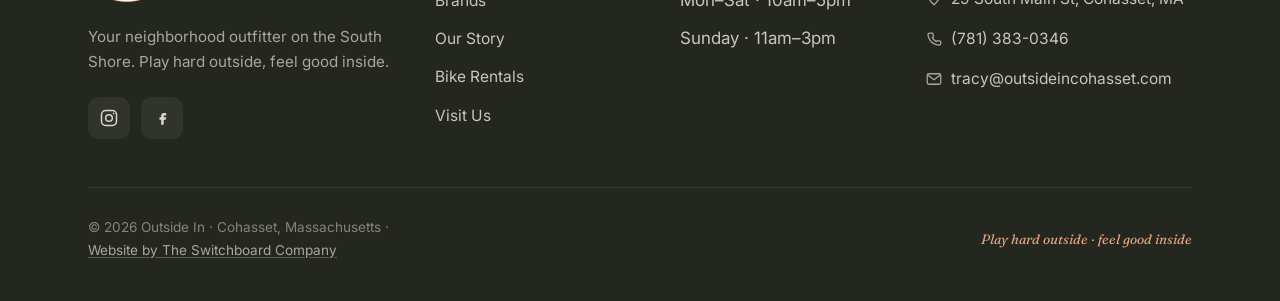
<file: rentals.html>
<!DOCTYPE html>
<html lang="en">
<head>
  <meta charset="UTF-8" />
  <meta name="viewport" content="width=device-width, initial-scale=1" />
  <title>Bike Rentals · Outside In · Cohasset, MA</title>
  <meta name="description" content="Rent a bike for the day at Outside In and explore Cohasset Harbor, Sandy Beach and the village. Daily reservations. Call ahead to reserve your ride." />
  <meta name="theme-color" content="#FAF6EF" />
  <link rel="icon" href="assets/img/logo.png" />
  <link rel="preconnect" href="https://fonts.googleapis.com" />
  <link rel="preconnect" href="https://fonts.gstatic.com" crossorigin />
  <link href="https://fonts.googleapis.com/css2?family=Fraunces:ital,opsz,wght@0,9..144,400..600;1,9..144,400..500&family=Inter:wght@300;400;500;600;700&display=swap" rel="stylesheet" />
  <link rel="stylesheet" href="assets/css/styles.css" />
</head>
<body>
  <a class="skip-link" href="#main">Skip to content</a>

  <header class="site-header on-dark">
    <div class="header-inner">
      <a class="brand" href="index.html" aria-label="Outside In, home">
        <img src="assets/img/logo.png" alt="" width="42" height="42" />
        <span class="brand-text"><span class="brand-name">Outside In</span><span class="brand-sub">Cohasset, MA</span></span>
      </a>
      <nav class="primary-nav" aria-label="Primary">
        <ul class="nav-links">
          <li><a class="nav-link" href="index.html">Home</a></li>
          <li><a class="nav-link" href="brands.html">Brands</a></li>
          <li><a class="nav-link" href="story.html">Our Story</a></li>
          <li><a class="nav-link" href="rentals.html" aria-current="page">Rentals</a></li>
          <li><a class="nav-link" href="visit.html">Visit</a></li>
        </ul>
        <a class="btn btn--ember" href="tel:+17813830346">Call to Reserve</a>
      </nav>
      <button class="menu-toggle" aria-label="Open menu" aria-expanded="false" aria-controls="mobile-menu">
        <svg class="ico-menu" viewBox="0 0 24 24" fill="none" stroke="currentColor" stroke-width="1.8" stroke-linecap="round"><path d="M4 7h16M4 12h16M4 17h16"/></svg>
        <svg class="ico-close" viewBox="0 0 24 24" fill="none" stroke="currentColor" stroke-width="1.8" stroke-linecap="round"><path d="M6 6l12 12M18 6L6 18"/></svg>
      </button>
    </div>
  </header>

  <div class="mobile-menu" id="mobile-menu">
    <nav class="mobile-links" aria-label="Mobile">
      <a href="index.html">Home</a>
      <a href="brands.html">Brands</a>
      <a href="story.html">Our Story</a>
      <a href="rentals.html" aria-current="page">Rentals</a>
      <a href="visit.html">Visit</a>
    </nav>
    <div class="mobile-menu-foot">
      <a class="btn btn--ember" href="tel:+17813830346">Call to Reserve</a>
      <div class="mobile-contact"><span>29 South Main Street, Cohasset</span><a href="tel:+17813830346">(781) 383-0346</a></div>
    </div>
  </div>

  <main id="main">
    <!-- ===================== PAGE HERO ===================== -->
    <section class="hero hero--page">
      <div class="hero__media">
        <img src="assets/img/rental-bike.jpg" alt="An Outside In rental bike with a basket badge parked on the pebble beach by Cohasset Harbor" fetchpriority="high" />
      </div>
      <div class="hero__inner container">
        <nav class="crumbs" aria-label="Breadcrumb">
          <a href="index.html">Home</a>
          <svg viewBox="0 0 24 24" fill="none" stroke="currentColor" stroke-width="2"><path d="M9 6l6 6-6 6"/></svg>
          <span>Rentals</span>
        </nav>
        <p class="eyebrow hero__eyebrow" data-reveal="fade">Explore the South Shore</p>
        <h1 class="h-1" data-reveal style="--reveal-delay:80ms">Bike rentals in the heart of the village.</h1>
        <p class="hero__sub lead" data-reveal style="--reveal-delay:200ms">Grab a bike for the day and roll straight from our door to the harbor, the beaches, and the back roads. Simple, daily, and ready when you are.</p>
        <div class="btn-row" data-reveal style="--reveal-delay:320ms">
          <a class="btn btn--ember" href="tel:+17813830346">Call to Reserve
            <svg class="ico" viewBox="0 0 24 24" width="18" height="18" fill="none" stroke="currentColor" stroke-width="2" stroke-linecap="round" stroke-linejoin="round"><path d="M5 12h14M13 6l6 6-6 6"/></svg>
          </a>
          <a class="btn btn--light" href="visit.html">Find the Shop</a>
        </div>
      </div>
    </section>

    <!-- ===================== HOW IT WORKS ===================== -->
    <section class="section">
      <div class="container">
        <div class="sec-head" data-reveal style="margin-bottom:2.6rem">
          <p class="eyebrow">How it works</p>
          <h2 class="h-2">Three steps to two wheels.</h2>
          <p class="muted">No app, no kiosk, just a quick call and a friendly handoff at the counter.</p>
        </div>
        <div class="step-grid" data-reveal-group>
          <div class="step" data-reveal>
            <div class="step__num">01</div>
            <h3>Reserve ahead</h3>
            <p>Call the shop to check availability and hold a bike for your day. Weekends and sunny stretches book up fast.</p>
          </div>
          <div class="step" data-reveal>
            <div class="step__num">02</div>
            <h3>Pick up in the village</h3>
            <p>Swing by 29 South Main Street. We'll size the bike, sort a helmet, and point you toward the best routes.</p>
          </div>
          <div class="step" data-reveal>
            <div class="step__num">03</div>
            <h3>Ride &amp; return</h3>
            <p>Explore all day and roll back before we close. That's it. The coast is yours in between.</p>
          </div>
        </div>
      </div>
    </section>

    <!-- ===================== DETAILS / PRICE ===================== -->
    <section class="section section--sand2">
      <div class="container">
        <div class="split">
          <div data-reveal="left" class="stack">
            <p class="eyebrow">The details</p>
            <h2 class="h-2">Daily rentals, done the easy way.</h2>
            <ul class="feature-list">
              <li>
                <span class="fi"><svg viewBox="0 0 24 24" fill="none" stroke="currentColor" stroke-width="1.7"><circle cx="6" cy="17" r="3.5"/><circle cx="18" cy="17" r="3.5"/><path d="M6 17l4-8h5l3 8M10 9l-1-3H7"/></svg></span>
                <div><b>By the day</b><p>Rentals are reserved for the day so you're never watching a clock, so there is plenty of time to make a loop of it.</p></div>
              </li>
              <li>
                <span class="fi"><svg viewBox="0 0 24 24" fill="none" stroke="currentColor" stroke-width="1.7"><path d="M12 2a7 7 0 0 0-7 7c0 1.9 1 3.6 2.2 5.2C8.7 16 11 18 12 22c1-4 3.3-6 4.8-7.8C18 12.6 19 10.9 19 9a7 7 0 0 0-7-7z"/></svg></span>
                <div><b>Ride to the good stuff</b><p>Cohasset Harbor, Sandy Beach and the village common are all an easy pedal from the front door.</p></div>
              </li>
              <li>
                <span class="fi"><svg viewBox="0 0 24 24" fill="none" stroke="currentColor" stroke-width="1.7"><path d="M4 5c0 8.3 6.7 15 15 15a2 2 0 0 0 2-2v-2.3a1 1 0 0 0-.8-1l-3-.6a1 1 0 0 0-1 .3l-1.1 1.1a12 12 0 0 1-5.3-5.3l1.1-1.1a1 1 0 0 0 .3-1l-.6-3a1 1 0 0 0-1-.8H6a2 2 0 0 0-2 2z"/></svg></span>
                <div><b>Reserve by phone</b><p>Availability changes daily and with the weather, so a quick call is the surest way to lock in your ride.</p></div>
              </li>
            </ul>
          </div>
          <div data-reveal="right">
            <div class="price-card stack">
              <p class="eyebrow" style="color:var(--ember-soft)"><span style="background:var(--ember-soft)"></span>Reserve a bike</p>
              <h3 class="h-3" style="font-size:1.6rem">Ready to ride?</h3>
              <p class="price-note">Call the shop for current daily rates and availability. We'll match you to the right bike and get you rolling.</p>
              <div style="display:flex;flex-direction:column;gap:.7rem;margin-top:.5rem">
                <a class="btn btn--ember" href="tel:+17813830346">
                  <svg viewBox="0 0 24 24" width="18" height="18" fill="none" stroke="currentColor" stroke-width="1.8"><path d="M4 5c0 8.3 6.7 15 15 15a2 2 0 0 0 2-2v-2.3a1 1 0 0 0-.8-1l-3-.6a1 1 0 0 0-1 .3l-1.1 1.1a12 12 0 0 1-5.3-5.3l1.1-1.1a1 1 0 0 0 .3-1l-.6-3a1 1 0 0 0-1-.8H6a2 2 0 0 0-2 2z"/></svg>
                  (781) 383-0346
                </a>
                <a class="btn btn--light" href="mailto:tracy@outsideincohasset.com" style="border-color:rgba(255,255,255,.4)">Email a Question</a>
              </div>
              <p class="price-note" style="border-top:1px solid rgba(255,255,255,.12);padding-top:1rem;margin-top:.5rem">Open Mon–Sat 10–5 · Sun 11–3 · 29 South Main St</p>
            </div>
          </div>
        </div>
      </div>
    </section>

    <!-- ===================== FAQ ===================== -->
    <section class="section">
      <div class="container">
        <div class="sec-head center" data-reveal style="margin-bottom:2.4rem">
          <p class="eyebrow center" style="justify-content:center">Good to know</p>
          <h2 class="h-2">Rental questions, answered.</h2>
        </div>
        <div class="faq" data-reveal>
          <details>
            <summary>Do I need to reserve in advance? <span class="plus" aria-hidden="true"></span></summary>
            <p>We recommend it. Bikes are limited and go quickly on weekends and sunny days. A quick call to (781) 383-0346 is the best way to make sure one's waiting for you.</p>
          </details>
          <details>
            <summary>How long is a rental? <span class="plus" aria-hidden="true"></span></summary>
            <p>Rentals are by the day, so you've got from pickup until closing to explore. Just have the bike back before we close for the evening.</p>
          </details>
          <details>
            <summary>Where's a good place to ride? <span class="plus" aria-hidden="true"></span></summary>
            <p>From the shop you can reach Cohasset Harbor, the village common and Sandy Beach with an easy ride. Tell us what you're up for and we'll sketch out a route when you pick up.</p>
          </details>
          <details>
            <summary>Do you rent paddleboards too? <span class="plus" aria-hidden="true"></span></summary>
            <p>Rentals are currently bikes only. We do carry paddleboards and water gear for sale in the shop, though, so stop in or give us a call if you're looking to gear up for the season.</p>
          </details>
        </div>
      </div>
    </section>

    <!-- ===================== CTA ===================== -->
    <section class="section section--ink">
      <div class="container cta-strip">
        <p class="eyebrow center" style="justify-content:center;color:var(--ember-soft)" data-reveal>Sunny day calling?</p>
        <h2 class="h-1" data-reveal style="margin-top:1rem">Reserve your bike and get out there.</h2>
        <div class="btn-row" data-reveal>
          <a class="btn btn--ember" href="tel:+17813830346">Call (781) 383-0346</a>
          <a class="btn btn--ghost" href="visit.html" style="color:#EDE7DA;border-color:rgba(255,255,255,.35)">Get Directions</a>
        </div>
      </div>
    </section>
  </main>

  <footer class="site-footer">
    <div class="container">
      <div class="footer-grid">
        <div class="footer-brand-col">
          <div class="footer-brand"><img src="assets/img/logo.png" alt="" width="44" height="44" /><b>Outside In</b></div>
          <p>Your neighborhood outfitter on the South Shore. Play hard outside, feel good inside.</p>
          <div class="socials">
            <a href="https://www.instagram.com/osicoh/" target="_blank" rel="noopener" aria-label="Outside In on Instagram"><svg viewBox="0 0 24 24" fill="none" stroke="currentColor" stroke-width="1.8"><rect x="3" y="3" width="18" height="18" rx="5"/><circle cx="12" cy="12" r="4"/><circle cx="17.5" cy="6.5" r="1" fill="currentColor" stroke="none"/></svg></a>
            <a href="https://www.facebook.com/" target="_blank" rel="noopener" aria-label="Outside In on Facebook"><svg viewBox="0 0 24 24" fill="currentColor"><path d="M14 9h3V6h-3c-1.7 0-3 1.3-3 3v2H9v3h2v6h3v-6h2.5l.5-3H14V9z"/></svg></a>
          </div>
        </div>
        <div class="footer-col"><h4>Explore</h4><ul>
          <li><a href="brands.html">Brands</a></li><li><a href="story.html">Our Story</a></li>
          <li><a href="rentals.html">Bike Rentals</a></li><li><a href="visit.html">Visit Us</a></li>
        </ul></div>
        <div class="footer-col"><h4>Hours</h4><ul><li>Mon–Sat · 10am–5pm</li><li>Sunday · 11am–3pm</li></ul></div>
        <div class="footer-col"><h4>Find Us</h4><ul>
          <li><a href="https://maps.google.com/?q=29+South+Main+Street+Cohasset+MA+02025" target="_blank" rel="noopener"><svg viewBox="0 0 24 24" fill="none" stroke="currentColor" stroke-width="1.7"><path d="M12 21s-7-6.2-7-11a7 7 0 0 1 14 0c0 4.8-7 11-7 11z"/><circle cx="12" cy="10" r="2.5"/></svg>29 South Main St, Cohasset, MA</a></li>
          <li><a href="tel:+17813830346"><svg viewBox="0 0 24 24" fill="none" stroke="currentColor" stroke-width="1.7"><path d="M4 5c0 8.3 6.7 15 15 15a2 2 0 0 0 2-2v-2.3a1 1 0 0 0-.8-1l-3-.6a1 1 0 0 0-1 .3l-1.1 1.1a12 12 0 0 1-5.3-5.3l1.1-1.1a1 1 0 0 0 .3-1l-.6-3a1 1 0 0 0-1-.8H6a2 2 0 0 0-2 2z"/></svg>(781) 383-0346</a></li>
          <li><a href="mailto:tracy@outsideincohasset.com"><svg viewBox="0 0 24 24" fill="none" stroke="currentColor" stroke-width="1.7"><rect x="3" y="5" width="18" height="14" rx="2"/><path d="M4 7l8 6 8-6"/></svg>tracy@outsideincohasset.com</a></li>
        </ul></div>
      </div>
      <div class="footer-bottom">
        <p>© <span id="year">2026</span> Outside In · Cohasset, Massachusetts · <a href="https://switchboardcompany.com/" target="_blank" rel="noopener">Website by The Switchboard Company</a></p>
        <p class="tag">Play hard outside · feel good inside</p>
      </div>
    </div>
  </footer>

  <script src="assets/js/main.js"></script>
</body>
</html>
</file>
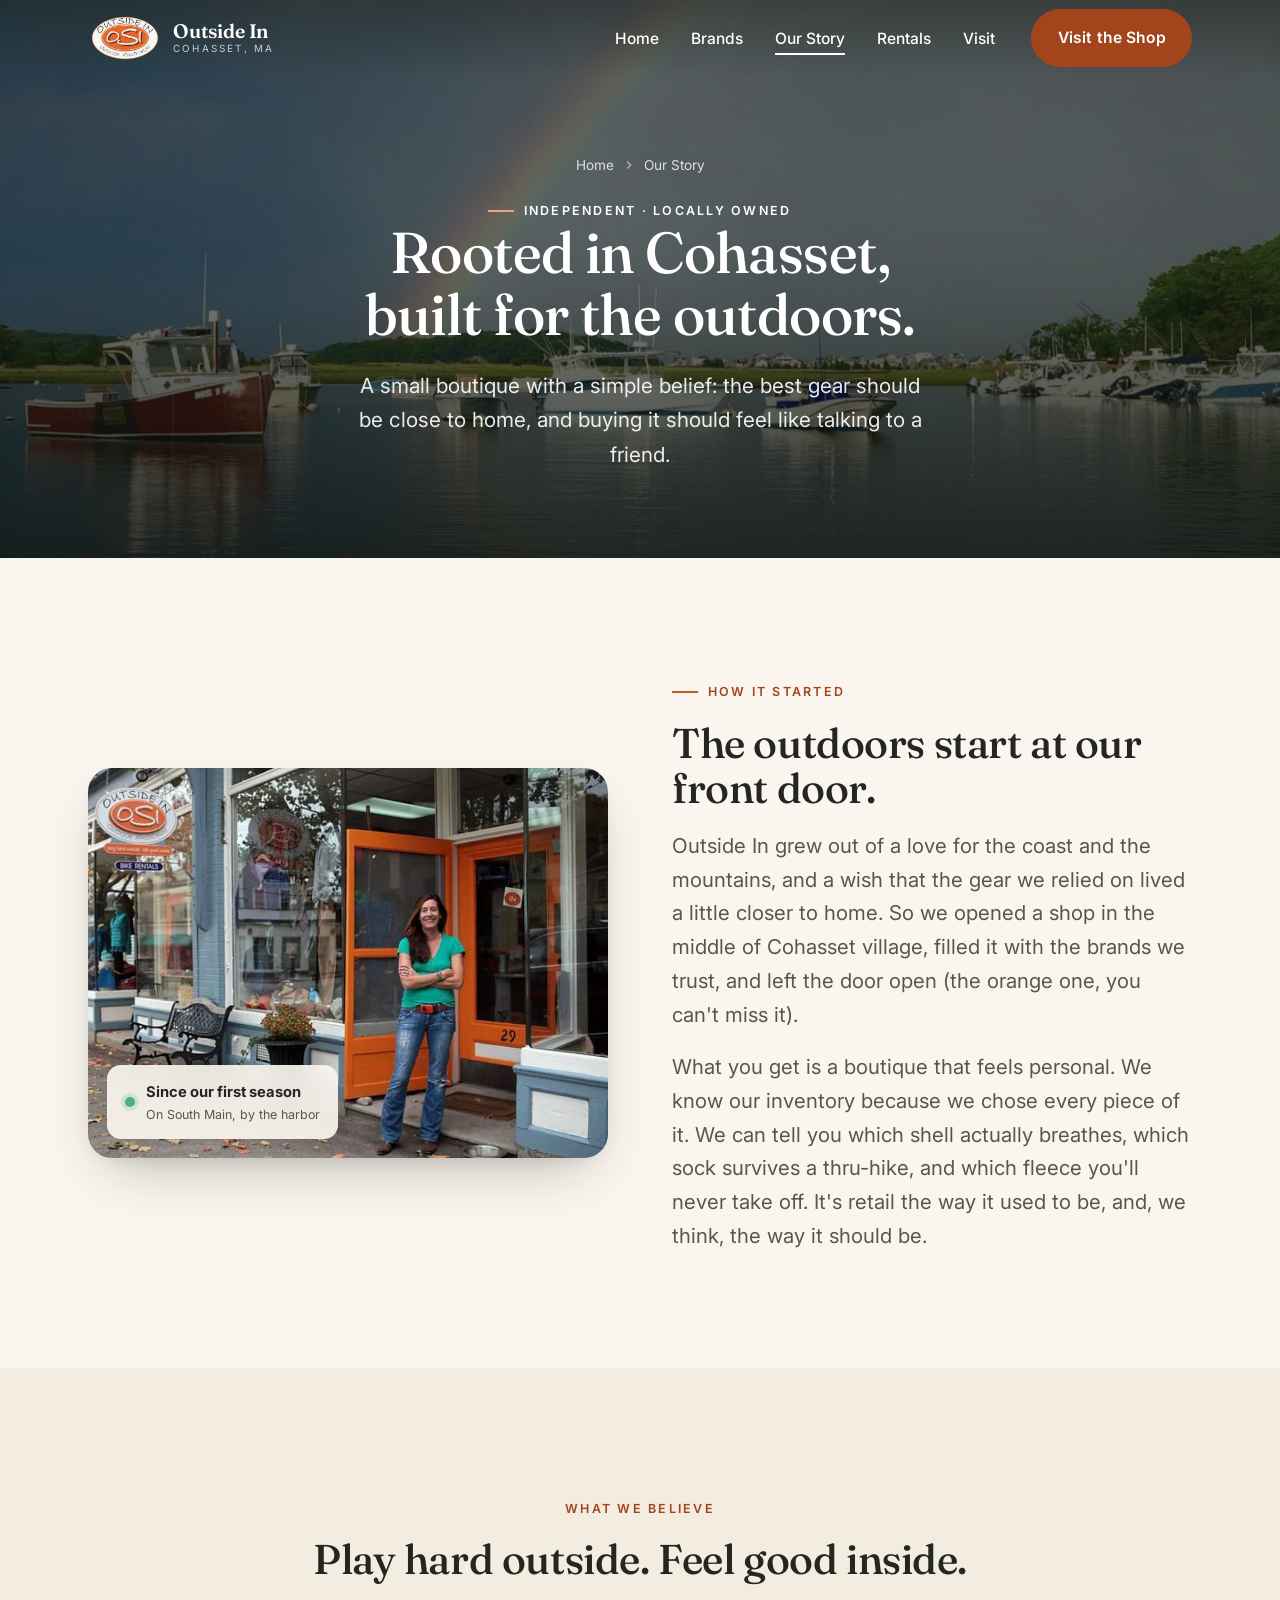
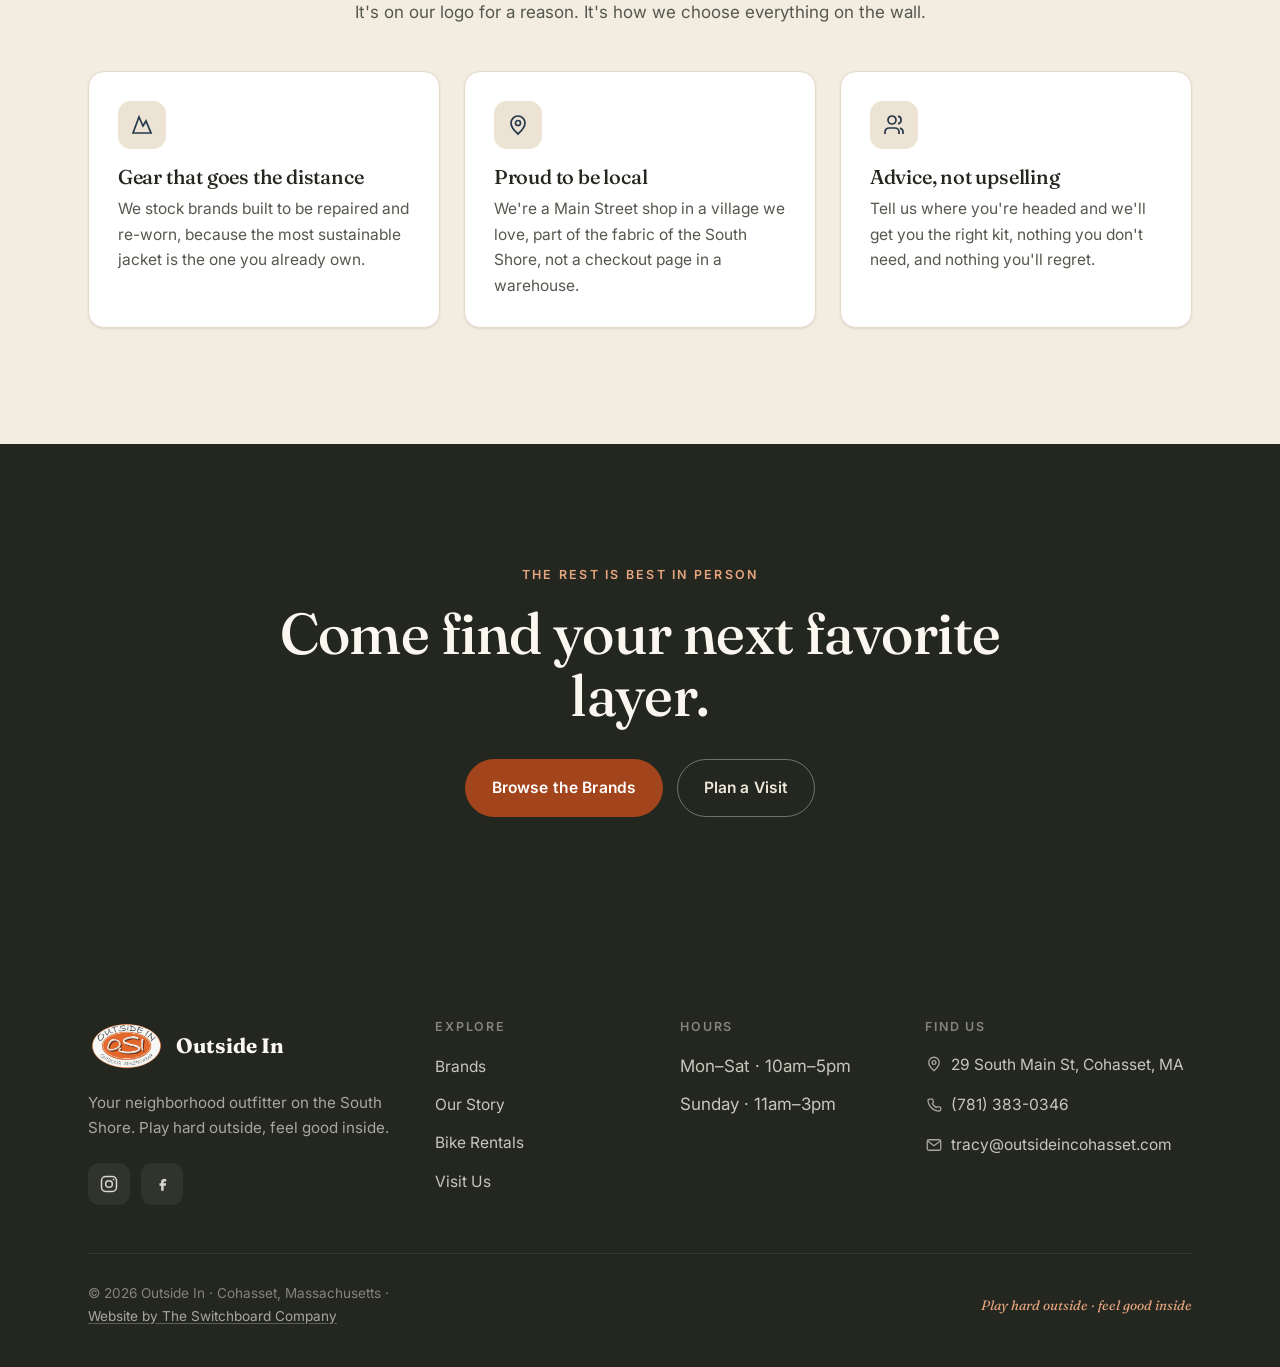
<file: story.html>
<!DOCTYPE html>
<html lang="en">
<head>
  <meta charset="UTF-8" />
  <meta name="viewport" content="width=device-width, initial-scale=1" />
  <title>Our Story · Outside In · Cohasset, MA</title>
  <meta name="description" content="The story behind Outside In, an independent outdoor apparel and lifestyle boutique in the heart of Cohasset village on Massachusetts' South Shore." />
  <meta name="theme-color" content="#FAF6EF" />
  <link rel="icon" href="assets/img/logo.png" />
  <link rel="preconnect" href="https://fonts.googleapis.com" />
  <link rel="preconnect" href="https://fonts.gstatic.com" crossorigin />
  <link href="https://fonts.googleapis.com/css2?family=Fraunces:ital,opsz,wght@0,9..144,400..600;1,9..144,400..500&family=Inter:wght@300;400;500;600;700&display=swap" rel="stylesheet" />
  <link rel="stylesheet" href="assets/css/styles.css" />
</head>
<body>
  <a class="skip-link" href="#main">Skip to content</a>

  <header class="site-header on-dark">
    <div class="header-inner">
      <a class="brand" href="index.html" aria-label="Outside In, home">
        <img src="assets/img/logo.png" alt="" width="42" height="42" />
        <span class="brand-text"><span class="brand-name">Outside In</span><span class="brand-sub">Cohasset, MA</span></span>
      </a>
      <nav class="primary-nav" aria-label="Primary">
        <ul class="nav-links">
          <li><a class="nav-link" href="index.html">Home</a></li>
          <li><a class="nav-link" href="brands.html">Brands</a></li>
          <li><a class="nav-link" href="story.html" aria-current="page">Our Story</a></li>
          <li><a class="nav-link" href="rentals.html">Rentals</a></li>
          <li><a class="nav-link" href="visit.html">Visit</a></li>
        </ul>
        <a class="btn btn--ember" href="visit.html">Visit the Shop</a>
      </nav>
      <button class="menu-toggle" aria-label="Open menu" aria-expanded="false" aria-controls="mobile-menu">
        <svg class="ico-menu" viewBox="0 0 24 24" fill="none" stroke="currentColor" stroke-width="1.8" stroke-linecap="round"><path d="M4 7h16M4 12h16M4 17h16"/></svg>
        <svg class="ico-close" viewBox="0 0 24 24" fill="none" stroke="currentColor" stroke-width="1.8" stroke-linecap="round"><path d="M6 6l12 12M18 6L6 18"/></svg>
      </button>
    </div>
  </header>

  <div class="mobile-menu" id="mobile-menu">
    <nav class="mobile-links" aria-label="Mobile">
      <a href="index.html">Home</a>
      <a href="brands.html">Brands</a>
      <a href="story.html" aria-current="page">Our Story</a>
      <a href="rentals.html">Rentals</a>
      <a href="visit.html">Visit</a>
    </nav>
    <div class="mobile-menu-foot">
      <a class="btn btn--ember" href="visit.html">Visit the Shop</a>
      <div class="mobile-contact"><span>29 South Main Street, Cohasset</span><a href="tel:+17813830346">(781) 383-0346</a></div>
    </div>
  </div>

  <main id="main">
    <!-- ===================== PAGE HERO ===================== -->
    <section class="hero hero--page center">
      <div class="hero__media">
        <img src="assets/img/harbor-rainbow.jpg" alt="A rainbow arcing over moored boats in Cohasset Harbor after a summer storm" fetchpriority="high" />
      </div>
      <div class="hero__inner container">
        <nav class="crumbs" aria-label="Breadcrumb" style="justify-content:center">
          <a href="index.html">Home</a>
          <svg viewBox="0 0 24 24" fill="none" stroke="currentColor" stroke-width="2"><path d="M9 6l6 6-6 6"/></svg>
          <span>Our Story</span>
        </nav>
        <p class="eyebrow hero__eyebrow" data-reveal="fade" style="justify-content:center">Independent · locally owned</p>
        <h1 class="h-1" data-reveal style="--reveal-delay:80ms">Rooted in Cohasset,<br />built for the outdoors.</h1>
        <p class="hero__sub lead" data-reveal style="--reveal-delay:200ms">A small boutique with a simple belief: the best gear should be close to home, and buying it should feel like talking to a friend.</p>
      </div>
    </section>

    <!-- ===================== NARRATIVE ===================== -->
    <section class="section">
      <div class="container">
        <div class="split">
          <div class="split__media" data-reveal="left">
            <img src="assets/img/owner-storefront.jpg" alt="Owner standing in front of the shop's signature orange door at 29 South Main Street" loading="lazy" width="960" height="720" />
            <div class="split__badge">
              <span class="dot"></span>
              <div><b>Since our first season</b><span>On South Main, by the harbor</span></div>
            </div>
          </div>
          <div data-reveal="right" class="stack">
            <p class="eyebrow">How it started</p>
            <h2 class="h-2">The outdoors start at our front door.</h2>
            <p class="lead">Outside In grew out of a love for the coast and the mountains, and a wish that the gear we relied on lived a little closer to home. So we opened a shop in the middle of Cohasset village, filled it with the brands we trust, and left the door open (the orange one, you can't miss it).</p>
            <p class="lead">What you get is a boutique that feels personal. We know our inventory because we chose every piece of it. We can tell you which shell actually breathes, which sock survives a thru-hike, and which fleece you'll never take off. It's retail the way it used to be, and, we think, the way it should be.</p>
          </div>
        </div>
      </div>
    </section>

    <!-- ===================== VALUES ===================== -->
    <section class="section section--sand2">
      <div class="container">
        <div class="sec-head center" data-reveal style="margin-bottom:2.8rem">
          <p class="eyebrow center" style="justify-content:center">What we believe</p>
          <h2 class="h-2">Play hard outside. Feel good inside.</h2>
          <p class="muted">It's on our logo for a reason. It's how we choose everything on the wall.</p>
        </div>
        <div class="grid-3" data-reveal-group>
          <div class="card" data-reveal>
            <div class="card__icon"><svg viewBox="0 0 24 24" fill="none" stroke="currentColor" stroke-width="1.7"><path d="M3 20l6-16 4 9 3-5 5 12z"/></svg></div>
            <h3>Gear that goes the distance</h3>
            <p>We stock brands built to be repaired and re-worn, because the most sustainable jacket is the one you already own.</p>
          </div>
          <div class="card" data-reveal>
            <div class="card__icon"><svg viewBox="0 0 24 24" fill="none" stroke="currentColor" stroke-width="1.7"><path d="M12 21s-7-6.2-7-11a7 7 0 0 1 14 0c0 4.8-7 11-7 11z"/><circle cx="12" cy="10" r="2.5"/></svg></div>
            <h3>Proud to be local</h3>
            <p>We're a Main Street shop in a village we love, part of the fabric of the South Shore, not a checkout page in a warehouse.</p>
          </div>
          <div class="card" data-reveal>
            <div class="card__icon"><svg viewBox="0 0 24 24" fill="none" stroke="currentColor" stroke-width="1.7"><path d="M17 21v-2a4 4 0 0 0-4-4H7a4 4 0 0 0-4 4v2M10 11a4 4 0 1 0 0-8 4 4 0 0 0 0 8zM21 21v-2a4 4 0 0 0-3-3.9M16 3.1a4 4 0 0 1 0 7.8"/></svg></div>
            <h3>Advice, not upselling</h3>
            <p>Tell us where you're headed and we'll get you the right kit, nothing you don't need, and nothing you'll regret.</p>
          </div>
        </div>
      </div>
    </section>


    <!-- ===================== CTA ===================== -->
    <section class="section section--ink">
      <div class="container cta-strip">
        <p class="eyebrow center" style="justify-content:center;color:var(--ember-soft)" data-reveal>The rest is best in person</p>
        <h2 class="h-1" data-reveal style="margin-top:1rem">Come find your next favorite layer.</h2>
        <div class="btn-row" data-reveal>
          <a class="btn btn--ember" href="brands.html">Browse the Brands</a>
          <a class="btn btn--ghost" href="visit.html" style="color:#EDE7DA;border-color:rgba(255,255,255,.35)">Plan a Visit</a>
        </div>
      </div>
    </section>
  </main>

  <footer class="site-footer">
    <div class="container">
      <div class="footer-grid">
        <div class="footer-brand-col">
          <div class="footer-brand"><img src="assets/img/logo.png" alt="" width="44" height="44" /><b>Outside In</b></div>
          <p>Your neighborhood outfitter on the South Shore. Play hard outside, feel good inside.</p>
          <div class="socials">
            <a href="https://www.instagram.com/osicoh/" target="_blank" rel="noopener" aria-label="Outside In on Instagram"><svg viewBox="0 0 24 24" fill="none" stroke="currentColor" stroke-width="1.8"><rect x="3" y="3" width="18" height="18" rx="5"/><circle cx="12" cy="12" r="4"/><circle cx="17.5" cy="6.5" r="1" fill="currentColor" stroke="none"/></svg></a>
            <a href="https://www.facebook.com/" target="_blank" rel="noopener" aria-label="Outside In on Facebook"><svg viewBox="0 0 24 24" fill="currentColor"><path d="M14 9h3V6h-3c-1.7 0-3 1.3-3 3v2H9v3h2v6h3v-6h2.5l.5-3H14V9z"/></svg></a>
          </div>
        </div>
        <div class="footer-col"><h4>Explore</h4><ul>
          <li><a href="brands.html">Brands</a></li><li><a href="story.html">Our Story</a></li>
          <li><a href="rentals.html">Bike Rentals</a></li><li><a href="visit.html">Visit Us</a></li>
        </ul></div>
        <div class="footer-col"><h4>Hours</h4><ul><li>Mon–Sat · 10am–5pm</li><li>Sunday · 11am–3pm</li></ul></div>
        <div class="footer-col"><h4>Find Us</h4><ul>
          <li><a href="https://maps.google.com/?q=29+South+Main+Street+Cohasset+MA+02025" target="_blank" rel="noopener"><svg viewBox="0 0 24 24" fill="none" stroke="currentColor" stroke-width="1.7"><path d="M12 21s-7-6.2-7-11a7 7 0 0 1 14 0c0 4.8-7 11-7 11z"/><circle cx="12" cy="10" r="2.5"/></svg>29 South Main St, Cohasset, MA</a></li>
          <li><a href="tel:+17813830346"><svg viewBox="0 0 24 24" fill="none" stroke="currentColor" stroke-width="1.7"><path d="M4 5c0 8.3 6.7 15 15 15a2 2 0 0 0 2-2v-2.3a1 1 0 0 0-.8-1l-3-.6a1 1 0 0 0-1 .3l-1.1 1.1a12 12 0 0 1-5.3-5.3l1.1-1.1a1 1 0 0 0 .3-1l-.6-3a1 1 0 0 0-1-.8H6a2 2 0 0 0-2 2z"/></svg>(781) 383-0346</a></li>
          <li><a href="mailto:tracy@outsideincohasset.com"><svg viewBox="0 0 24 24" fill="none" stroke="currentColor" stroke-width="1.7"><rect x="3" y="5" width="18" height="14" rx="2"/><path d="M4 7l8 6 8-6"/></svg>tracy@outsideincohasset.com</a></li>
        </ul></div>
      </div>
      <div class="footer-bottom">
        <p>© <span id="year">2026</span> Outside In · Cohasset, Massachusetts · <a href="https://switchboardcompany.com/" target="_blank" rel="noopener">Website by The Switchboard Company</a></p>
        <p class="tag">Play hard outside · feel good inside</p>
      </div>
    </div>
  </footer>

  <script src="assets/js/main.js"></script>
</body>
</html>
</file>
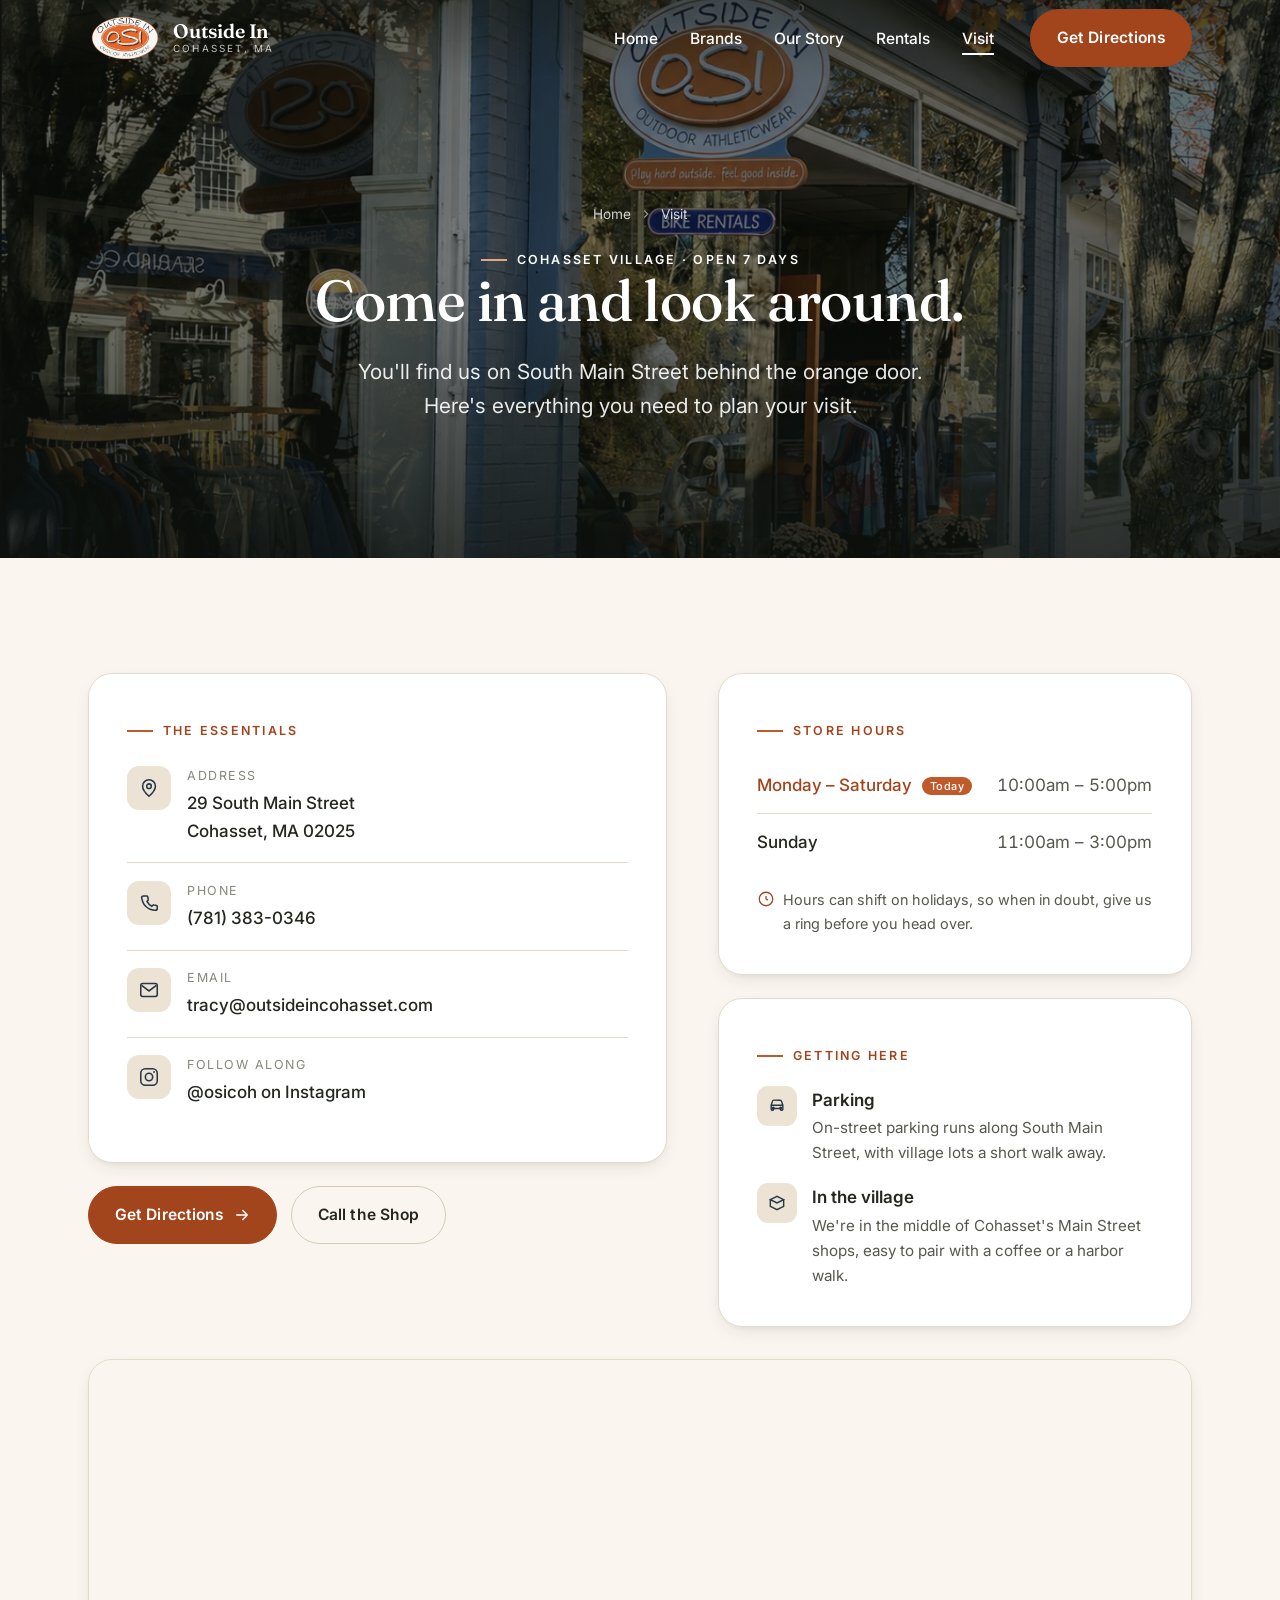
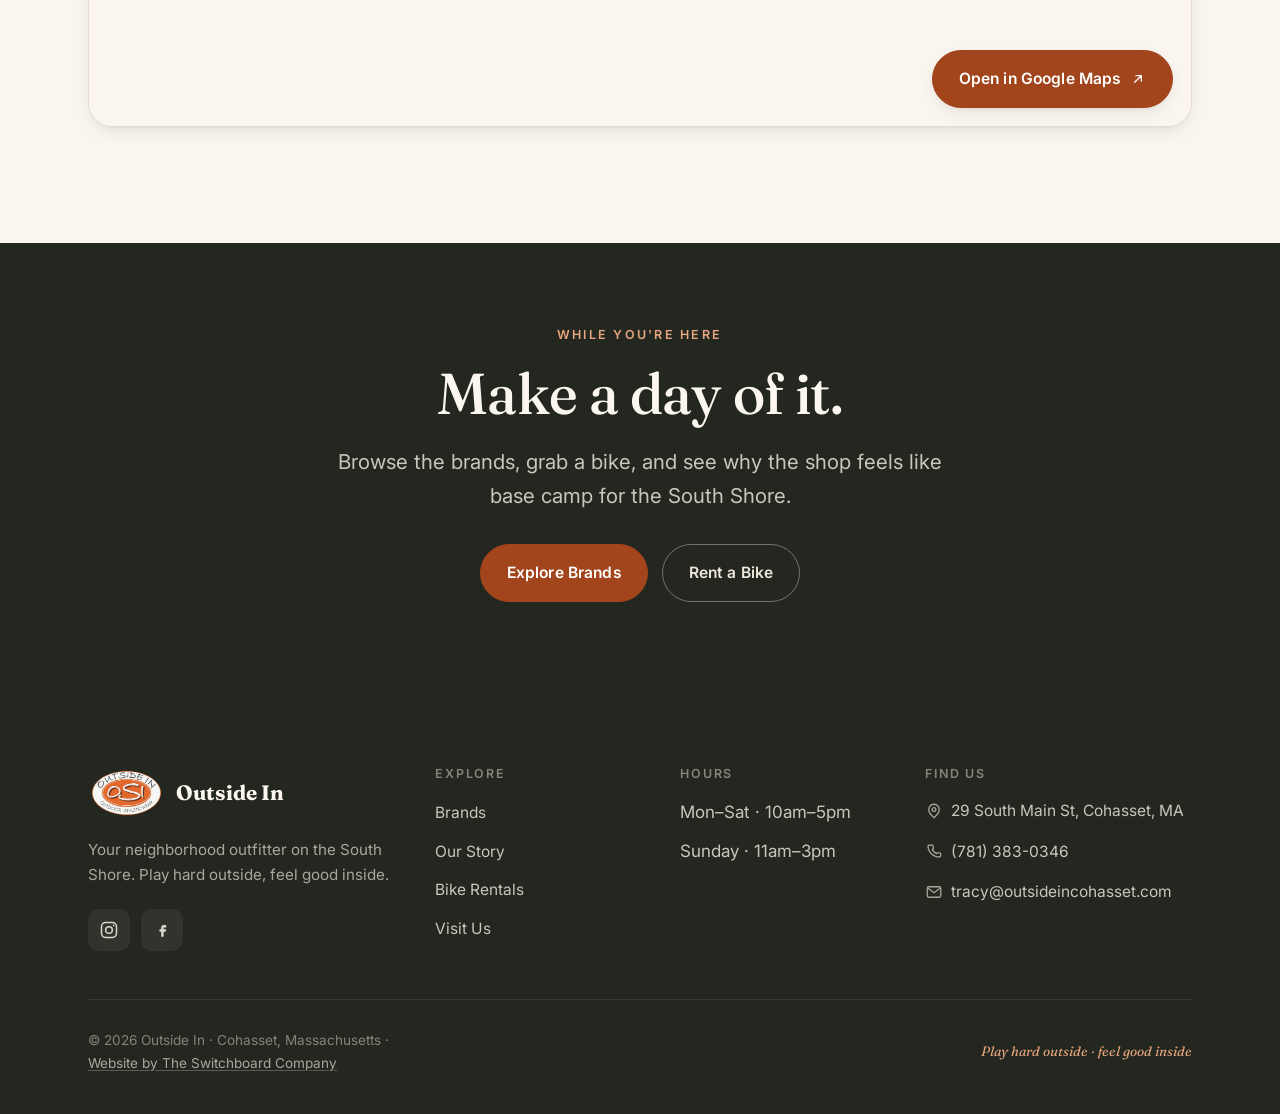
<file: visit.html>
<!DOCTYPE html>
<html lang="en">
<head>
  <meta charset="UTF-8" />
  <meta name="viewport" content="width=device-width, initial-scale=1" />
  <title>Visit Us · Outside In · Cohasset, MA</title>
  <meta name="description" content="Visit Outside In at 29 South Main Street in Cohasset village. Open seven days a week. Hours, directions, parking and contact details for the shop." />
  <meta name="theme-color" content="#FAF6EF" />
  <link rel="icon" href="assets/img/logo.png" />
  <link rel="preconnect" href="https://fonts.googleapis.com" />
  <link rel="preconnect" href="https://fonts.gstatic.com" crossorigin />
  <link href="https://fonts.googleapis.com/css2?family=Fraunces:ital,opsz,wght@0,9..144,400..600;1,9..144,400..500&family=Inter:wght@300;400;500;600;700&display=swap" rel="stylesheet" />
  <link rel="stylesheet" href="assets/css/styles.css" />
</head>
<body>
  <a class="skip-link" href="#main">Skip to content</a>

  <header class="site-header on-dark">
    <div class="header-inner">
      <a class="brand" href="index.html" aria-label="Outside In, home">
        <img src="assets/img/logo.png" alt="" width="42" height="42" />
        <span class="brand-text"><span class="brand-name">Outside In</span><span class="brand-sub">Cohasset, MA</span></span>
      </a>
      <nav class="primary-nav" aria-label="Primary">
        <ul class="nav-links">
          <li><a class="nav-link" href="index.html">Home</a></li>
          <li><a class="nav-link" href="brands.html">Brands</a></li>
          <li><a class="nav-link" href="story.html">Our Story</a></li>
          <li><a class="nav-link" href="rentals.html">Rentals</a></li>
          <li><a class="nav-link" href="visit.html" aria-current="page">Visit</a></li>
        </ul>
        <a class="btn btn--ember" href="https://maps.google.com/?q=29+South+Main+Street+Cohasset+MA+02025" target="_blank" rel="noopener">Get Directions</a>
      </nav>
      <button class="menu-toggle" aria-label="Open menu" aria-expanded="false" aria-controls="mobile-menu">
        <svg class="ico-menu" viewBox="0 0 24 24" fill="none" stroke="currentColor" stroke-width="1.8" stroke-linecap="round"><path d="M4 7h16M4 12h16M4 17h16"/></svg>
        <svg class="ico-close" viewBox="0 0 24 24" fill="none" stroke="currentColor" stroke-width="1.8" stroke-linecap="round"><path d="M6 6l12 12M18 6L6 18"/></svg>
      </button>
    </div>
  </header>

  <div class="mobile-menu" id="mobile-menu">
    <nav class="mobile-links" aria-label="Mobile">
      <a href="index.html">Home</a>
      <a href="brands.html">Brands</a>
      <a href="story.html">Our Story</a>
      <a href="rentals.html">Rentals</a>
      <a href="visit.html" aria-current="page">Visit</a>
    </nav>
    <div class="mobile-menu-foot">
      <a class="btn btn--ember" href="https://maps.google.com/?q=29+South+Main+Street+Cohasset+MA+02025" target="_blank" rel="noopener">Get Directions</a>
      <div class="mobile-contact"><span>29 South Main Street, Cohasset</span><a href="tel:+17813830346">(781) 383-0346</a></div>
    </div>
  </div>

  <main id="main">
    <!-- ===================== PAGE HERO ===================== -->
    <section class="hero hero--page center">
      <div class="hero__media">
        <img src="assets/img/storefront-hero.jpg" alt="The Outside In storefront at 29 South Main Street, Cohasset, with the OSI sign and bike-rentals board" fetchpriority="high" />
      </div>
      <div class="hero__inner container">
        <nav class="crumbs" aria-label="Breadcrumb" style="justify-content:center">
          <a href="index.html">Home</a>
          <svg viewBox="0 0 24 24" fill="none" stroke="currentColor" stroke-width="2"><path d="M9 6l6 6-6 6"/></svg>
          <span>Visit</span>
        </nav>
        <p class="eyebrow hero__eyebrow" data-reveal="fade" style="justify-content:center">Cohasset village · open 7 days</p>
        <h1 class="h-1" data-reveal style="--reveal-delay:80ms">Come in and look around.</h1>
        <p class="hero__sub lead" data-reveal style="--reveal-delay:200ms">You'll find us on South Main Street behind the orange door. Here's everything you need to plan your visit.</p>
      </div>
    </section>

    <!-- ===================== INFO + MAP ===================== -->
    <section class="section">
      <div class="container">
        <div class="info-grid">
          <!-- Details -->
          <div data-reveal="left">
            <div class="info-card">
              <div class="info-card__body">
                <p class="eyebrow" style="margin-bottom:.4rem">The essentials</p>
                <div class="info-row">
                  <span class="fi"><svg viewBox="0 0 24 24" fill="none" stroke="currentColor" stroke-width="1.7"><path d="M12 21s-7-6.2-7-11a7 7 0 0 1 14 0c0 4.8-7 11-7 11z"/><circle cx="12" cy="10" r="2.5"/></svg></span>
                  <div><div class="k">Address</div><div class="v"><a href="https://maps.google.com/?q=29+South+Main+Street+Cohasset+MA+02025" target="_blank" rel="noopener">29 South Main Street<br />Cohasset, MA 02025</a></div></div>
                </div>
                <div class="info-row">
                  <span class="fi"><svg viewBox="0 0 24 24" fill="none" stroke="currentColor" stroke-width="1.7"><path d="M4 5c0 8.3 6.7 15 15 15a2 2 0 0 0 2-2v-2.3a1 1 0 0 0-.8-1l-3-.6a1 1 0 0 0-1 .3l-1.1 1.1a12 12 0 0 1-5.3-5.3l1.1-1.1a1 1 0 0 0 .3-1l-.6-3a1 1 0 0 0-1-.8H6a2 2 0 0 0-2 2z"/></svg></span>
                  <div><div class="k">Phone</div><div class="v"><a href="tel:+17813830346">(781) 383-0346</a></div></div>
                </div>
                <div class="info-row">
                  <span class="fi"><svg viewBox="0 0 24 24" fill="none" stroke="currentColor" stroke-width="1.7"><rect x="3" y="5" width="18" height="14" rx="2"/><path d="M4 7l8 6 8-6"/></svg></span>
                  <div><div class="k">Email</div><div class="v"><a href="mailto:tracy@outsideincohasset.com">tracy@outsideincohasset.com</a></div></div>
                </div>
                <div class="info-row">
                  <span class="fi"><svg viewBox="0 0 24 24" fill="none" stroke="currentColor" stroke-width="1.7"><rect x="3" y="3" width="18" height="18" rx="5"/><circle cx="12" cy="12" r="4"/><circle cx="17.5" cy="6.5" r="1" fill="currentColor" stroke="none"/></svg></span>
                  <div><div class="k">Follow along</div><div class="v"><a href="https://www.instagram.com/osicoh/" target="_blank" rel="noopener">@osicoh on Instagram</a></div></div>
                </div>
              </div>
            </div>

            <div class="btn-row" style="margin-top:1.4rem">
              <a class="btn btn--ember" href="https://www.google.com/maps/dir/?api=1&destination=29+South+Main+Street,+Cohasset,+MA+02025" target="_blank" rel="noopener">Get Directions
                <svg class="ico" viewBox="0 0 24 24" width="18" height="18" fill="none" stroke="currentColor" stroke-width="2" stroke-linecap="round" stroke-linejoin="round"><path d="M5 12h14M13 6l6 6-6 6"/></svg>
              </a>
              <a class="btn btn--ghost" href="tel:+17813830346">Call the Shop</a>
            </div>
          </div>

          <!-- Hours -->
          <div data-reveal="right">
            <div class="info-card">
              <div class="info-card__body">
                <p class="eyebrow" style="margin-bottom:1rem">Store hours</p>
                <table class="hours-table">
                  <tbody>
                    <tr data-days="1-6"><td>Monday – Saturday</td><td>10:00am – 5:00pm</td></tr>
                    <tr data-days="0"><td>Sunday</td><td>11:00am – 3:00pm</td></tr>
                  </tbody>
                </table>
                <p class="muted" style="font-size:.9rem;margin-top:1.2rem;display:flex;gap:.5rem;align-items:flex-start">
                  <svg viewBox="0 0 24 24" width="18" height="18" fill="none" stroke="var(--ember-deep)" stroke-width="1.7" style="flex:none;margin-top:2px"><circle cx="12" cy="12" r="9"/><path d="M12 8v4l2.5 1.5"/></svg>
                  Hours can shift on holidays, so when in doubt, give us a ring before you head over.
                </p>
              </div>
            </div>

            <div class="info-card" style="margin-top:1.4rem">
              <div class="info-card__body">
                <p class="eyebrow" style="margin-bottom:.8rem">Getting here</p>
                <ul class="feature-list" style="margin-top:.4rem">
                  <li>
                    <span class="fi"><svg viewBox="0 0 24 24" fill="none" stroke="currentColor" stroke-width="1.7"><path d="M5 11l1.5-4.5A2 2 0 0 1 8.4 5h7.2a2 2 0 0 1 1.9 1.5L19 11M5 11h14v5a1 1 0 0 1-1 1h-1a1 1 0 0 1-1-1v-1H8v1a1 1 0 0 1-1 1H6a1 1 0 0 1-1-1z"/><circle cx="7.5" cy="14.5" r="1"/><circle cx="16.5" cy="14.5" r="1"/></svg></span>
                    <div><b>Parking</b><p>On-street parking runs along South Main Street, with village lots a short walk away.</p></div>
                  </li>
                  <li>
                    <span class="fi"><svg viewBox="0 0 24 24" fill="none" stroke="currentColor" stroke-width="1.7"><path d="M4 8l8-4 8 4-8 4-8-4zM4 8v8l8 4 8-4V8"/></svg></span>
                    <div><b>In the village</b><p>We're in the middle of Cohasset's Main Street shops, easy to pair with a coffee or a harbor walk.</p></div>
                  </li>
                </ul>
              </div>
            </div>
          </div>
        </div>

        <!-- Map -->
        <div class="map-wrap" data-reveal="scale" style="margin-top:2rem;aspect-ratio:21/7;min-height:320px;position:relative">
          <iframe
            class="map-embed"
            title="Map showing Outside In at 29 South Main Street, Cohasset, MA"
            src="https://www.openstreetmap.org/export/embed.html?bbox=-70.8132%2C42.2367%2C-70.7932%2C42.2467&layer=mapnik&marker=42.24173%2C-70.80318"
            loading="lazy"
            referrerpolicy="no-referrer-when-downgrade"></iframe>
          <a class="btn btn--ember" href="https://www.google.com/maps/dir/?api=1&destination=29+South+Main+Street,+Cohasset,+MA+02025" target="_blank" rel="noopener" style="position:absolute;right:1.1rem;bottom:1.1rem;box-shadow:var(--shadow-md)">
            Open in Google Maps
            <svg class="ico" viewBox="0 0 24 24" width="16" height="16" fill="none" stroke="currentColor" stroke-width="2" stroke-linecap="round" stroke-linejoin="round"><path d="M7 17L17 7M9 7h8v8"/></svg>
          </a>
        </div>
      </div>
    </section>

    <!-- ===================== CTA ===================== -->
    <section class="section section--ink section--tight">
      <div class="container cta-strip">
        <p class="eyebrow center" style="justify-content:center;color:var(--ember-soft)" data-reveal>While you're here</p>
        <h2 class="h-1" data-reveal style="margin-top:1rem">Make a day of it.</h2>
        <p class="lead" data-reveal style="color:#C9C7BC;max-width:48ch;margin:1.2rem auto 0">Browse the brands, grab a bike, and see why the shop feels like base camp for the South Shore.</p>
        <div class="btn-row" data-reveal>
          <a class="btn btn--ember" href="brands.html">Explore Brands</a>
          <a class="btn btn--ghost" href="rentals.html" style="color:#EDE7DA;border-color:rgba(255,255,255,.35)">Rent a Bike</a>
        </div>
      </div>
    </section>
  </main>

  <footer class="site-footer">
    <div class="container">
      <div class="footer-grid">
        <div class="footer-brand-col">
          <div class="footer-brand"><img src="assets/img/logo.png" alt="" width="44" height="44" /><b>Outside In</b></div>
          <p>Your neighborhood outfitter on the South Shore. Play hard outside, feel good inside.</p>
          <div class="socials">
            <a href="https://www.instagram.com/osicoh/" target="_blank" rel="noopener" aria-label="Outside In on Instagram"><svg viewBox="0 0 24 24" fill="none" stroke="currentColor" stroke-width="1.8"><rect x="3" y="3" width="18" height="18" rx="5"/><circle cx="12" cy="12" r="4"/><circle cx="17.5" cy="6.5" r="1" fill="currentColor" stroke="none"/></svg></a>
            <a href="https://www.facebook.com/" target="_blank" rel="noopener" aria-label="Outside In on Facebook"><svg viewBox="0 0 24 24" fill="currentColor"><path d="M14 9h3V6h-3c-1.7 0-3 1.3-3 3v2H9v3h2v6h3v-6h2.5l.5-3H14V9z"/></svg></a>
          </div>
        </div>
        <div class="footer-col"><h4>Explore</h4><ul>
          <li><a href="brands.html">Brands</a></li><li><a href="story.html">Our Story</a></li>
          <li><a href="rentals.html">Bike Rentals</a></li><li><a href="visit.html">Visit Us</a></li>
        </ul></div>
        <div class="footer-col"><h4>Hours</h4><ul><li>Mon–Sat · 10am–5pm</li><li>Sunday · 11am–3pm</li></ul></div>
        <div class="footer-col"><h4>Find Us</h4><ul>
          <li><a href="https://maps.google.com/?q=29+South+Main+Street+Cohasset+MA+02025" target="_blank" rel="noopener"><svg viewBox="0 0 24 24" fill="none" stroke="currentColor" stroke-width="1.7"><path d="M12 21s-7-6.2-7-11a7 7 0 0 1 14 0c0 4.8-7 11-7 11z"/><circle cx="12" cy="10" r="2.5"/></svg>29 South Main St, Cohasset, MA</a></li>
          <li><a href="tel:+17813830346"><svg viewBox="0 0 24 24" fill="none" stroke="currentColor" stroke-width="1.7"><path d="M4 5c0 8.3 6.7 15 15 15a2 2 0 0 0 2-2v-2.3a1 1 0 0 0-.8-1l-3-.6a1 1 0 0 0-1 .3l-1.1 1.1a12 12 0 0 1-5.3-5.3l1.1-1.1a1 1 0 0 0 .3-1l-.6-3a1 1 0 0 0-1-.8H6a2 2 0 0 0-2 2z"/></svg>(781) 383-0346</a></li>
          <li><a href="mailto:tracy@outsideincohasset.com"><svg viewBox="0 0 24 24" fill="none" stroke="currentColor" stroke-width="1.7"><rect x="3" y="5" width="18" height="14" rx="2"/><path d="M4 7l8 6 8-6"/></svg>tracy@outsideincohasset.com</a></li>
        </ul></div>
      </div>
      <div class="footer-bottom">
        <p>© <span id="year">2026</span> Outside In · Cohasset, Massachusetts · <a href="https://switchboardcompany.com/" target="_blank" rel="noopener">Website by The Switchboard Company</a></p>
        <p class="tag">Play hard outside · feel good inside</p>
      </div>
    </div>
  </footer>

  <script src="assets/js/main.js"></script>
</body>
</html>
</file>
<file: assets/css/styles.css>
/* ============================================================
   Outside In — Refined Coastal design system
   Cohasset, MA outdoor apparel & lifestyle boutique
   ============================================================ */

/* ---------- Design tokens ---------- */
:root {
  /* Neutrals — warm sand & stone */
  --sand:        #FAF6EF;
  --sand-2:      #F3ECE0;
  --stone:       #ECE3D4;
  --linen:       #FFFFFF;

  /* Ink — warm near-black */
  --ink:         #23271F;
  --ink-2:       #55584E;
  --ink-3:       #86887E;

  /* Harbor — deep slate-blue (from the storefront trim) */
  --harbor:      #34546A;
  --harbor-2:    #557489;
  --harbor-ink:  #24384A;

  /* Ember — refined OSI orange (from the logo & door) */
  --ember:       #C15A2B;
  --ember-deep:  #A2451D;
  --ember-soft:  #E7A57F;

  --border:      #E4DACA;
  --border-2:    #D6CAB4;

  /* Effects */
  --shadow-sm:  0 1px 2px rgba(35,39,31,.06), 0 1px 3px rgba(35,39,31,.05);
  --shadow-md:  0 6px 20px -8px rgba(35,39,31,.18), 0 2px 8px -4px rgba(35,39,31,.10);
  --shadow-lg:  0 24px 60px -22px rgba(35,39,31,.34), 0 8px 24px -12px rgba(35,39,31,.16);
  --ring:       0 0 0 3px rgba(52,84,106,.35);

  --radius-sm: 8px;
  --radius:    16px;
  --radius-lg: 24px;
  --radius-xl: 32px;

  --container: 1200px;
  --gutter: clamp(1.25rem, 5vw, 3rem);

  --header-h: 76px;

  /* Type */
  --font-display: "Fraunces", Georgia, "Times New Roman", serif;
  --font-body: "Inter", -apple-system, BlinkMacSystemFont, "Segoe UI", Roboto, sans-serif;

  --ease: cubic-bezier(.22,.61,.36,1);
  --ease-out: cubic-bezier(.16,1,.3,1);
}

/* ---------- Reset ---------- */
*, *::before, *::after { box-sizing: border-box; }
* { margin: 0; }
html { -webkit-text-size-adjust: 100%; scroll-behavior: smooth; }
@media (prefers-reduced-motion: reduce) { html { scroll-behavior: auto; } }

body {
  font-family: var(--font-body);
  color: var(--ink);
  background: var(--sand);
  line-height: 1.65;
  font-size: 1.0625rem;
  -webkit-font-smoothing: antialiased;
  text-rendering: optimizeLegibility;
  overflow-x: hidden;
}

img, picture, svg { display: block; max-width: 100%; }
img { height: auto; }
a { color: inherit; text-decoration: none; }
button { font: inherit; color: inherit; cursor: pointer; background: none; border: none; }
ul { list-style: none; padding: 0; }

/* ---------- Typography ---------- */
h1, h2, h3, h4 {
  font-family: var(--font-display);
  font-weight: 500;
  line-height: 1.08;
  letter-spacing: -0.01em;
  color: var(--ink);
  font-optical-sizing: auto;
}
.h-hero  { font-size: clamp(2.75rem, 7vw, 5.25rem); line-height: 1.02; letter-spacing: -0.025em; }
.h-1     { font-size: clamp(2.15rem, 5vw, 3.6rem); }
.h-2     { font-size: clamp(1.75rem, 3.4vw, 2.6rem); }
.h-3     { font-size: clamp(1.3rem, 2.2vw, 1.7rem); }

.eyebrow {
  font-family: var(--font-body);
  font-size: .78rem;
  font-weight: 600;
  letter-spacing: .18em;
  text-transform: uppercase;
  color: var(--ember-deep);
  display: inline-flex;
  align-items: center;
  gap: .6rem;
}
.eyebrow::before {
  content: "";
  width: 26px; height: 2px;
  background: var(--ember);
  display: inline-block;
}
.eyebrow.center::before { display: none; }

.lead { font-size: clamp(1.075rem, 1.6vw, 1.28rem); color: var(--ink-2); line-height: 1.65; }
.muted { color: var(--ink-2); }
.serif-accent { font-family: var(--font-display); font-style: italic; font-weight: 400; }

/* ---------- Layout ---------- */
.container { width: 100%; max-width: var(--container); margin-inline: auto; padding-inline: var(--gutter); }
.section { padding-block: clamp(4rem, 9vw, 7.5rem); }
.section--tight { padding-block: clamp(3rem, 6vw, 5rem); }
.section--sand2 { background: var(--sand-2); }
.section--ink { background: var(--ink); color: #EDE7DA; }
.section--ink h1, .section--ink h2, .section--ink h3 { color: #FBF7EF; }

.stack > * + * { margin-top: 1.15rem; }
.measure { max-width: 60ch; }
.center { text-align: center; }
.mx-auto { margin-inline: auto; }

/* Section heading block */
.sec-head { max-width: 42rem; }
.sec-head.center { margin-inline: auto; text-align: center; }
.sec-head .h-2 { margin-top: 1rem; }
.sec-head p { margin-top: 1rem; }

/* ---------- Buttons ---------- */
.btn {
  --btn-bg: var(--ink);
  --btn-fg: var(--sand);
  display: inline-flex;
  align-items: center;
  justify-content: center;
  gap: .55rem;
  padding: .95rem 1.6rem;
  border-radius: 999px;
  font-weight: 600;
  font-size: .975rem;
  letter-spacing: .01em;
  background: var(--btn-bg);
  color: var(--btn-fg);
  border: 1.5px solid var(--btn-bg);
  transition: transform .35s var(--ease-out), box-shadow .35s var(--ease-out),
              background-color .3s var(--ease), border-color .3s var(--ease), color .3s var(--ease);
  will-change: transform;
}
.btn:hover { transform: translateY(-2px); box-shadow: var(--shadow-md); }
.btn:active { transform: translateY(0); }
.btn .ico { transition: transform .35s var(--ease-out); }
.btn:hover .ico { transform: translateX(3px); }

.btn--ember { --btn-bg: var(--ember-deep); --btn-fg: #FFF; }
.btn--ember:hover { --btn-bg: var(--ember); }

.btn--harbor { --btn-bg: var(--harbor); --btn-fg: #FFF; }
.btn--harbor:hover { --btn-bg: var(--harbor-ink); }

.btn--ghost {
  background: transparent;
  color: var(--ink);
  border-color: var(--border-2);
}
.btn--ghost:hover { border-color: var(--ink); background: rgba(35,39,31,.03); }

.btn--light {
  background: rgba(255,255,255,.14);
  color: #fff;
  border-color: rgba(255,255,255,.55);
  backdrop-filter: blur(6px);
}
.btn--light:hover { background: #fff; color: var(--ink); border-color: #fff; }

.btn-row { display: flex; flex-wrap: wrap; gap: .85rem; }

/* Text link with animated underline */
.tlink {
  display: inline-flex; align-items: center; gap: .4rem;
  font-weight: 600; color: var(--ember-deep);
  position: relative;
}
.tlink::after {
  content: ""; position: absolute; left: 0; bottom: -2px;
  width: 100%; height: 1.5px; background: currentColor;
  transform: scaleX(0); transform-origin: left;
  transition: transform .4s var(--ease-out);
}
.tlink:hover::after { transform: scaleX(1); }
.tlink .ico { transition: transform .35s var(--ease-out); }
.tlink:hover .ico { transform: translateX(3px); }

/* ---------- Accessibility ---------- */
.skip-link {
  position: absolute; left: 1rem; top: -100px;
  background: var(--ink); color: #fff; padding: .75rem 1.1rem;
  border-radius: 8px; z-index: 2000; transition: top .2s ease;
}
.skip-link:focus { top: 1rem; }

:focus-visible { outline: none; box-shadow: var(--ring); border-radius: 6px; }
.btn:focus-visible, .nav-link:focus-visible { box-shadow: var(--ring); }

.sr-only {
  position: absolute; width: 1px; height: 1px; padding: 0; margin: -1px;
  overflow: hidden; clip: rect(0,0,0,0); white-space: nowrap; border: 0;
}

/* ============================================================
   Header
   ============================================================ */
.site-header {
  position: fixed; inset: 0 0 auto 0; z-index: 1000;
  height: var(--header-h);
  display: flex; align-items: center;
  transition: background-color .4s var(--ease), box-shadow .4s var(--ease),
              backdrop-filter .4s var(--ease), height .4s var(--ease);
}
.site-header::after {
  content: ""; position: absolute; inset: 0; z-index: -1;
  background: rgba(250,246,239,0); backdrop-filter: blur(0px);
  transition: background-color .4s var(--ease), backdrop-filter .4s var(--ease);
}
.site-header.scrolled { height: 66px; box-shadow: 0 1px 0 rgba(35,39,31,.06), var(--shadow-sm); }
.site-header.scrolled::after { background: rgba(250,246,239,.82); backdrop-filter: blur(14px) saturate(1.4); }

/* transparent-over-hero variant */
.site-header.on-dark:not(.scrolled) .nav-link,
.site-header.on-dark:not(.scrolled) .brand-name,
.site-header.on-dark:not(.scrolled) .menu-toggle { color: #fff; }
.site-header.on-dark:not(.scrolled) .brand-sub { color: rgba(255,255,255,.75); }
.site-header.on-dark:not(.scrolled)::after {
  background: linear-gradient(to bottom, rgba(20,24,18,.34), rgba(20,24,18,0));
}
.site-header.on-dark:not(.scrolled) .nav-link::after { background: #fff; }

.header-inner {
  width: 100%; max-width: var(--container); margin-inline: auto;
  padding-inline: var(--gutter);
  display: flex; align-items: center; justify-content: space-between; gap: 1.5rem;
}

.brand { display: flex; align-items: center; gap: .7rem; }
.brand img { height: 50px; width: auto; aspect-ratio: 1021 / 691; }
.brand-text { display: flex; flex-direction: column; line-height: 1; }
.brand-name {
  font-family: var(--font-display); font-weight: 600; font-size: 1.22rem;
  letter-spacing: -.01em; color: var(--ink); transition: color .4s var(--ease);
}
.brand-sub {
  font-size: .62rem; letter-spacing: .22em; text-transform: uppercase;
  color: var(--ink-3); margin-top: 3px; transition: color .4s var(--ease);
}

.primary-nav { display: flex; align-items: center; gap: 2.2rem; }
.nav-links { display: flex; align-items: center; gap: 2rem; }
.nav-link {
  position: relative; font-weight: 500; font-size: .97rem; color: var(--ink);
  padding: .35rem 0; transition: color .3s var(--ease);
}
.nav-link::after {
  content: ""; position: absolute; left: 0; bottom: -1px; width: 100%; height: 1.5px;
  background: var(--ember); transform: scaleX(0); transform-origin: left;
  transition: transform .4s var(--ease-out);
}
.nav-link:hover::after, .nav-link[aria-current="page"]::after { transform: scaleX(1); }
.nav-link[aria-current="page"] { color: var(--ember-deep); }
.site-header.on-dark:not(.scrolled) .nav-link[aria-current="page"] { color: #fff; }

.menu-toggle {
  display: none; width: 46px; height: 46px; align-items: center; justify-content: center;
  color: var(--ink); border-radius: 10px;
}
.menu-toggle svg { width: 26px; height: 26px; }
.menu-toggle .ico-close { display: none; }

/* ---------- Mobile menu ---------- */
.mobile-menu {
  position: fixed; inset: 0; z-index: 990;
  background: var(--sand);
  padding: calc(var(--header-h) + 1.5rem) var(--gutter) 2rem;
  display: flex; flex-direction: column;
  transform: translateY(-8%); opacity: 0; visibility: hidden; pointer-events: none;
  transition: opacity .4s var(--ease), transform .5s var(--ease-out), visibility .4s;
}
body.menu-open { overflow: hidden; }
body.menu-open .mobile-menu { opacity: 1; transform: translateY(0); visibility: visible; pointer-events: auto; }
body.menu-open .menu-toggle .ico-menu { display: none; }
body.menu-open .menu-toggle .ico-close { display: block; }

.mobile-links { display: flex; flex-direction: column; gap: .25rem; margin-top: 1rem; }
.mobile-links a {
  font-family: var(--font-display); font-size: 2rem; font-weight: 500;
  padding: .55rem 0; border-bottom: 1px solid var(--border);
  color: var(--ink);
  opacity: 0; transform: translateY(14px);
}
body.menu-open .mobile-links a { animation: menuItemIn .5s var(--ease-out) forwards; }
.mobile-links a[aria-current="page"] { color: var(--ember-deep); }
@keyframes menuItemIn { to { opacity: 1; transform: translateY(0); } }
.mobile-menu-foot { margin-top: auto; padding-top: 2rem; display: grid; gap: 1rem; }
.mobile-menu-foot .btn { width: 100%; }
.mobile-contact { color: var(--ink-2); font-size: .95rem; display: grid; gap: .3rem; }
.mobile-contact a { color: var(--ink); font-weight: 500; }

/* ============================================================
   Hero
   ============================================================ */
.hero {
  position: relative; min-height: 92vh; min-height: 92svh;
  display: flex; align-items: flex-end;
  color: #fff; overflow: hidden;
  padding-bottom: clamp(3rem, 8vh, 6rem);
}
.hero--page { min-height: 62vh; min-height: 62svh; align-items: center; padding-block: calc(var(--header-h) + 3rem) 3.5rem; }

.hero__media { position: absolute; inset: 0; z-index: 0; }
.hero__media img {
  width: 100%; height: 100%; object-fit: cover;
  animation: kenburns 22s ease-out infinite alternate;
  transform-origin: 60% 40%;
}
@keyframes kenburns { from { transform: scale(1.04); } to { transform: scale(1.16) translateY(-1.5%); } }
.hero__media::after {
  content: ""; position: absolute; inset: 0;
  background:
    linear-gradient(to top, rgba(14,18,13,.86) 0%, rgba(14,18,13,.5) 34%, rgba(14,18,13,.28) 60%, rgba(14,18,13,.5) 100%),
    linear-gradient(90deg, rgba(14,18,13,.62) 0%, rgba(14,18,13,.22) 46%, rgba(14,18,13,0) 78%);
}
.hero--page .hero__media::after {
  background:
    linear-gradient(to top, rgba(14,18,13,.72) 0%, rgba(14,18,13,.46) 45%, rgba(14,18,13,.42) 100%),
    radial-gradient(125% 80% at 50% 42%, rgba(14,18,13,.12), rgba(14,18,13,.52) 100%);
}
.hero__inner { position: relative; z-index: 2; width: 100%; }
.hero__eyebrow { color: #fff; }
.hero__eyebrow::before { background: var(--ember-soft); }
.hero .h-hero { color: #fff; text-shadow: 0 2px 30px rgba(0,0,0,.28); max-width: 16ch; }
.hero__sub { color: rgba(255,255,255,.9); max-width: 44ch; margin-top: 1.4rem; font-size: clamp(1.05rem,1.7vw,1.3rem); }
.hero .btn-row { margin-top: 2.2rem; }

.hero__scroll {
  position: absolute; left: 50%; bottom: 1.5rem; z-index: 3;
  transform: translateX(-50%);
  display: flex; flex-direction: column; align-items: center; gap: .5rem;
  color: rgba(255,255,255,.8); font-size: .72rem; letter-spacing: .2em; text-transform: uppercase;
}
.hero__scroll span { width: 1px; height: 42px; background: linear-gradient(rgba(255,255,255,.7), rgba(255,255,255,0)); }
.hero__scroll span::before {
  content: ""; display: block; width: 100%; height: 12px; background: #fff;
  animation: scrollDot 2.2s var(--ease) infinite;
}
@keyframes scrollDot { 0%{transform:translateY(-12px);opacity:0} 30%{opacity:1} 100%{transform:translateY(42px);opacity:0} }

/* Page hero (interior) */
.hero--page .h-1 { color: #fff; max-width: 20ch; }
.hero--page .hero__sub { margin-inline: auto; }
.hero--page.center { text-align: center; }
.hero--page.center .hero__sub, .hero--page.center .h-1 { margin-inline: auto; }

/* breadcrumb */
.crumbs { display: flex; gap: .5rem; align-items: center; font-size: .85rem; color: rgba(255,255,255,.8); margin-bottom: 1rem; }
.crumbs a:hover { color: #fff; }
.crumbs svg { width: 14px; height: 14px; opacity: .7; }

/* ============================================================
   Reveal animations
   ============================================================ */
[data-reveal] {
  opacity: 0; transform: translateY(24px);
  transition: opacity .8s var(--ease-out), transform .8s var(--ease-out);
  transition-delay: var(--reveal-delay, 0ms);
  will-change: opacity, transform;
}
[data-reveal].is-visible { opacity: 1; transform: none; }
[data-reveal="fade"] { transform: none; }
[data-reveal="left"] { transform: translateX(-32px); }
[data-reveal="right"] { transform: translateX(32px); }
[data-reveal="scale"] { transform: scale(.96); }

@media (prefers-reduced-motion: reduce) {
  [data-reveal] { opacity: 1 !important; transform: none !important; transition: none !important; }
  .hero__media img { animation: none; }
  .hero__scroll span::before { animation: none; }
  .marquee__track { animation: none !important; }
  * { animation-duration: .001ms !important; animation-iteration-count: 1 !important; }
}

/* ============================================================
   Intro / ethos strip
   ============================================================ */
.ethos { display: grid; grid-template-columns: 1.1fr 1fr; gap: clamp(2rem,5vw,4.5rem); align-items: center; }
.ethos__quote {
  font-family: var(--font-display); font-weight: 400;
  font-size: clamp(1.6rem, 3vw, 2.35rem); line-height: 1.28; letter-spacing: -.01em;
}
.ethos__quote em { color: var(--ember-deep); font-style: italic; }
/* Mission statement (Our Story) — body font for cohesion, serif tagline flourish */
.story-statement {
  font-family: var(--font-body); font-weight: 400;
  font-size: clamp(1.15rem, 2vw, 1.55rem); line-height: 1.6; letter-spacing: -.003em;
  color: var(--ink-2);
}
.story-statement b { color: var(--ember-deep); font-weight: 600; }
.story-statement .tagline {
  display: block; margin-top: 1.35rem;
  font-family: var(--font-display); font-style: italic; font-weight: 500;
  font-size: 1.4em; line-height: 1.2; letter-spacing: -.01em; color: var(--ink);
}
.ethos__sign { margin-top: 1.6rem; display: flex; align-items: center; gap: .9rem; }
.ethos__sign b { font-family: var(--font-display); font-size: 1.1rem; font-weight: 600; }
.ethos__sign span { font-size: .85rem; color: var(--ink-3); }
.ethos__sign .line { width: 34px; height: 1.5px; background: var(--border-2); }

.stat-row { display: grid; grid-template-columns: repeat(3,1fr); gap: 1.5rem; margin-top: .5rem; }
.stat { }
.stat b { font-family: var(--font-display); font-size: clamp(2rem,4vw,2.9rem); font-weight: 500; color: var(--harbor); display: block; line-height: 1; }
.stat span { font-size: .82rem; color: var(--ink-2); letter-spacing: .02em; margin-top: .5rem; display: block; }

/* ============================================================
   Category grid (bento)
   ============================================================ */
.cat-grid {
  display: grid; gap: 1.1rem;
  grid-template-columns: repeat(6, 1fr);
  grid-auto-rows: 220px;
}
.cat {
  position: relative; overflow: hidden; border-radius: var(--radius-lg);
  display: block; color: #fff; isolation: isolate;
  box-shadow: var(--shadow-sm);
}
.cat img {
  position: absolute; inset: 0; width: 100%; height: 100%; object-fit: cover; z-index: -2;
  transition: transform .9s var(--ease-out);
}
.cat::after {
  content: ""; position: absolute; inset: 0; z-index: -1;
  background: linear-gradient(to top, rgba(18,22,16,.72) 8%, rgba(18,22,16,.15) 55%, rgba(18,22,16,.05));
  transition: background .5s var(--ease);
}
.cat:hover img { transform: scale(1.07); }
.cat:hover::after { background: linear-gradient(to top, rgba(18,22,16,.78) 8%, rgba(18,22,16,.28) 60%, rgba(140,74,40,.12)); }
.cat__body { position: absolute; inset: auto 0 0 0; padding: 1.4rem 1.5rem; z-index: 1; }
.cat__name { font-family: var(--font-display); font-size: 1.45rem; font-weight: 500; }
.cat__meta { font-size: .82rem; color: rgba(255,255,255,.82); margin-top: .2rem; display: flex; align-items: center; gap: .4rem; }
.cat__meta .ico { transition: transform .4s var(--ease-out); }
.cat:hover .cat__meta .ico { transform: translateX(4px); }
.cat--tall { grid-row: span 2; }
.cat--wide { grid-column: span 3; }
.cat--w2 { grid-column: span 2; }
.cat--w3 { grid-column: span 3; }
.cat--w4 { grid-column: span 4; }

/* No-image category card (eyewear) */
.cat--plain { background: var(--harbor); }
.cat--plain::after { background: linear-gradient(135deg, rgba(52,84,106,.2), rgba(36,56,74,.55)); }
.cat--plain .cat__body { inset: 0; display: flex; flex-direction: column; justify-content: flex-end; }

/* ============================================================
   Brand marquee
   ============================================================ */
.marquee { overflow: hidden; -webkit-mask-image: linear-gradient(90deg, transparent, #000 8%, #000 92%, transparent); mask-image: linear-gradient(90deg, transparent, #000 8%, #000 92%, transparent); }
.marquee__track { display: flex; gap: 3.5rem; width: max-content; animation: marquee 38s linear infinite; }
.marquee:hover .marquee__track { animation-play-state: paused; }
.marquee__item {
  font-family: var(--font-display); font-size: clamp(1.4rem, 2.4vw, 2rem); font-weight: 500;
  color: var(--ink); white-space: nowrap; opacity: .55;
  transition: opacity .3s var(--ease), color .3s var(--ease);
  display: flex; align-items: center; gap: 3.5rem;
}
.marquee__item::after { content: "•"; color: var(--ember); font-size: .6em; opacity: .8; }
.marquee__item:hover { opacity: 1; color: var(--ember-deep); }
@keyframes marquee { to { transform: translateX(-50%); } }

/* ============================================================
   Split feature (story / rentals teaser)
   ============================================================ */
.split { display: grid; grid-template-columns: 1fr 1fr; gap: clamp(2rem,5vw,4.5rem); align-items: center; }
.split--reverse .split__media { order: 2; }
.split__media {
  position: relative; border-radius: var(--radius-lg); overflow: hidden;
  box-shadow: var(--shadow-lg); aspect-ratio: 4/3;
}
.split__media img { width: 100%; height: 100%; object-fit: cover; transition: transform 1s var(--ease-out); }
.split__media:hover img { transform: scale(1.05); }
.split__badge {
  position: absolute; left: 1.2rem; bottom: 1.2rem;
  background: rgba(250,246,239,.92); backdrop-filter: blur(8px);
  border-radius: 14px; padding: .8rem 1.1rem; box-shadow: var(--shadow-md);
  display: flex; align-items: center; gap: .7rem;
}
.split__badge .dot { width: 10px; height: 10px; border-radius: 50%; background: #4CAF7D; box-shadow: 0 0 0 4px rgba(76,175,125,.18); }
.split__badge b { font-size: .92rem; }
.split__badge span { font-size: .78rem; color: var(--ink-2); display: block; }

/* Feature list */
.feature-list { display: grid; gap: 1.1rem; margin-top: 1.8rem; }
.feature-list li { display: flex; gap: .9rem; align-items: flex-start; }
.feature-list .fi {
  flex: none; width: 40px; height: 40px; border-radius: 11px;
  display: grid; place-items: center; background: var(--stone); color: var(--harbor-ink);
}
.feature-list .fi svg { width: 20px; height: 20px; }
.feature-list b { font-weight: 600; display: block; }
.feature-list p { color: var(--ink-2); font-size: .95rem; margin-top: .1rem; }

/* ============================================================
   Rentals CTA banner
   ============================================================ */
.banner {
  position: relative; overflow: hidden; border-radius: var(--radius-xl);
  color: #fff; padding: clamp(2.5rem, 6vw, 5rem);
  box-shadow: var(--shadow-lg);
}
.banner img { position: absolute; inset: 0; width: 100%; height: 100%; object-fit: cover; z-index: -2; }
.banner::after { content: ""; position: absolute; inset: 0; z-index: -1;
  background: linear-gradient(105deg, rgba(20,32,42,.82) 20%, rgba(20,32,42,.45) 60%, rgba(20,32,42,.15)); }
.banner .h-2 { color: #fff; max-width: 18ch; }
.banner p { color: rgba(255,255,255,.9); max-width: 46ch; margin-top: 1rem; }

/* ============================================================
   Cards / grids (brands, features, hours)
   ============================================================ */
.grid-3 { display: grid; grid-template-columns: repeat(3, 1fr); gap: 1.5rem; }
.grid-2 { display: grid; grid-template-columns: repeat(2, 1fr); gap: 1.5rem; }

.card {
  background: var(--linen); border: 1px solid var(--border); border-radius: var(--radius);
  padding: 1.8rem; box-shadow: var(--shadow-sm);
  transition: transform .45s var(--ease-out), box-shadow .45s var(--ease-out), border-color .3s var(--ease);
}
.card:hover { transform: translateY(-4px); box-shadow: var(--shadow-md); border-color: var(--border-2); }
.card__icon {
  width: 48px; height: 48px; border-radius: 13px; display: grid; place-items: center;
  background: var(--stone); color: var(--harbor-ink); margin-bottom: 1.1rem;
}
.card__icon svg { width: 24px; height: 24px; }
.card h3 { font-size: 1.25rem; }
.card p { color: var(--ink-2); margin-top: .5rem; font-size: .97rem; }

/* Brand chips */
.brand-cats { display: grid; gap: 2.5rem; }
.brand-cat__head { display: flex; align-items: baseline; justify-content: space-between; gap: 1rem; flex-wrap: wrap; border-bottom: 1px solid var(--border); padding-bottom: .9rem; margin-bottom: 1.4rem; }
.brand-cat__head h3 { font-size: 1.5rem; }
.brand-cat__head span { font-size: .85rem; color: var(--ink-3); letter-spacing: .04em; }
.chips { display: flex; flex-wrap: wrap; gap: .7rem; }
.chip {
  padding: .6rem 1.1rem; border-radius: 999px; border: 1.5px solid var(--border-2);
  background: var(--linen); font-weight: 500; font-size: .95rem; color: var(--ink);
  transition: transform .35s var(--ease-out), background-color .3s var(--ease), color .3s var(--ease), border-color .3s var(--ease);
}
.chip:hover { transform: translateY(-2px); background: var(--ink); color: var(--sand); border-color: var(--ink); }
a.chip { display: inline-flex; align-items: center; gap: .4rem; cursor: pointer; }
a.chip::after {
  content: ""; width: 12px; height: 12px; flex: none; opacity: .45;
  background: currentColor;
  -webkit-mask: url("data:image/svg+xml,%3Csvg xmlns='http://www.w3.org/2000/svg' viewBox='0 0 24 24' fill='none' stroke='%23000' stroke-width='2.4' stroke-linecap='round' stroke-linejoin='round'%3E%3Cpath d='M7 17L17 7M9 7h8v8'/%3E%3C/svg%3E") center/contain no-repeat;
          mask: url("data:image/svg+xml,%3Csvg xmlns='http://www.w3.org/2000/svg' viewBox='0 0 24 24' fill='none' stroke='%23000' stroke-width='2.4' stroke-linecap='round' stroke-linejoin='round'%3E%3Cpath d='M7 17L17 7M9 7h8v8'/%3E%3C/svg%3E") center/contain no-repeat;
  transition: opacity .3s var(--ease), transform .3s var(--ease-out);
}
a.chip:hover::after { opacity: 1; transform: translate(1px,-1px); }
.chip--static { cursor: default; }
.chip--static:hover { transform: none; background: var(--linen); color: var(--ink); border-color: var(--border-2); }

/* Category row with image (alternating sides) */
.brand-cats { gap: clamp(2.75rem, 5vw, 4.5rem); }
.bcat { display: grid; grid-template-columns: minmax(0, 0.82fr) 1fr; gap: clamp(1.5rem, 3.5vw, 3rem); align-items: center; }
.bcat:nth-child(even) .bcat__media { order: 2; }
.bcat__media {
  position: relative; border-radius: var(--radius-lg); overflow: hidden;
  box-shadow: var(--shadow-md); background: var(--stone);
  align-self: center;
}
.bcat__media img { width: 100%; height: auto; display: block; transition: transform .9s var(--ease-out); }
.bcat:hover .bcat__media img { transform: scale(1.04); }
.bcat__media--plain { display: grid; place-items: center; background: linear-gradient(140deg, var(--harbor), var(--harbor-ink)); color: var(--ember-soft); }
.bcat__media--plain svg { width: 88px; height: 88px; }
.bcat__info { min-width: 0; }
@media (max-width: 860px) {
  .bcat { grid-template-columns: 1fr; gap: 1.3rem; }
  .bcat:nth-child(even) .bcat__media { order: 0; }
}

/* Feature image card (brands page) */
.showcase { display: grid; grid-template-columns: repeat(3,1fr); gap: 1.2rem; }
.shot { position: relative; border-radius: var(--radius); overflow: hidden; aspect-ratio: 3/4; box-shadow: var(--shadow-sm); color: #fff; }
.shot img { position: absolute; inset: 0; width: 100%; height: 100%; object-fit: cover; z-index: -2; transition: transform .9s var(--ease-out); }
.shot::after { content: ""; position: absolute; inset: 0; z-index: -1; background: linear-gradient(to top, rgba(18,22,16,.7), rgba(18,22,16,0) 55%); }
.shot:hover img { transform: scale(1.06); }
.shot__cap { position: absolute; left: 0; bottom: 0; padding: 1.3rem 1.4rem; }
.shot__cap b { font-family: var(--font-display); font-size: 1.25rem; font-weight: 500; display: block; }
.shot__cap span { font-size: .82rem; color: rgba(255,255,255,.82); }
.shot--wide { aspect-ratio: auto; grid-column: span 3; min-height: 300px; }

/* ============================================================
   Info / Visit page
   ============================================================ */
.info-grid { display: grid; grid-template-columns: 1.1fr .9fr; gap: clamp(2rem,4vw,3.5rem); align-items: start; }
.info-card {
  background: var(--linen); border: 1px solid var(--border); border-radius: var(--radius-lg);
  overflow: hidden; box-shadow: var(--shadow-md);
}
.info-card__body { padding: clamp(1.6rem, 3vw, 2.4rem); }
.info-row { display: flex; gap: 1rem; padding: 1.1rem 0; border-bottom: 1px solid var(--border); align-items: flex-start; }
.info-row:last-child { border-bottom: none; }
.info-row .fi { flex: none; width: 44px; height: 44px; border-radius: 12px; background: var(--stone); color: var(--harbor-ink); display: grid; place-items: center; }
.info-row .fi svg { width: 22px; height: 22px; }
.info-row .k { font-size: .78rem; letter-spacing: .12em; text-transform: uppercase; color: var(--ink-3); }
.info-row .v { font-weight: 500; margin-top: .15rem; }
.info-row .v a:hover { color: var(--ember-deep); }

.hours-table { width: 100%; border-collapse: collapse; }
.hours-table tr { border-bottom: 1px solid var(--border); }
.hours-table tr:last-child { border-bottom: none; }
.hours-table td { padding: .85rem 0; }
.hours-table td:first-child { font-weight: 500; }
.hours-table td:last-child { text-align: right; color: var(--ink-2); font-variant-numeric: tabular-nums; }
.hours-table tr.today td:first-child { color: var(--ember-deep); }
.hours-table tr.today td:first-child::after { content: "Today"; font-size: .68rem; background: var(--ember); color: #fff; padding: .12rem .5rem; border-radius: 999px; margin-left: .6rem; letter-spacing: .04em; vertical-align: middle; }

.map-embed { border: 0; width: 100%; height: 100%; min-height: 340px; filter: saturate(.92) contrast(1.02); }
.map-wrap { border-radius: var(--radius-lg); overflow: hidden; box-shadow: var(--shadow-md); border: 1px solid var(--border); aspect-ratio: 4/3; }

/* ============================================================
   Rentals page specifics
   ============================================================ */
.step-grid { display: grid; grid-template-columns: repeat(3,1fr); gap: 1.5rem; counter-reset: step; }
.step { background: var(--linen); border: 1px solid var(--border); border-radius: var(--radius); padding: 2rem 1.7rem; position: relative; transition: transform .45s var(--ease-out), box-shadow .45s var(--ease-out); }
.step:hover { transform: translateY(-4px); box-shadow: var(--shadow-md); }
.step__num { font-family: var(--font-display); font-size: 2.6rem; color: var(--ember-soft); line-height: 1; font-weight: 500; }
.step h3 { font-size: 1.2rem; margin-top: .6rem; }
.step p { color: var(--ink-2); font-size: .95rem; margin-top: .4rem; }

.price-card {
  background: var(--ink); color: #EDE7DA; border-radius: var(--radius-lg);
  padding: clamp(2rem,4vw,3rem); box-shadow: var(--shadow-lg); position: relative; overflow: hidden;
}
.price-card::before {
  content: ""; position: absolute; top: -40%; right: -20%; width: 320px; height: 320px; border-radius: 50%;
  background: radial-gradient(circle, rgba(193,90,43,.35), transparent 70%);
}
.price-card h3 { color: #fff; }
.price-note { color: rgba(237,231,218,.7); font-size: .9rem; }

/* ============================================================
   FAQ / accordion
   ============================================================ */
.faq { display: grid; gap: .75rem; max-width: 780px; margin-inline: auto; }
.faq details {
  background: var(--linen); border: 1px solid var(--border); border-radius: var(--radius);
  padding: 0 1.4rem; transition: box-shadow .3s var(--ease), border-color .3s var(--ease);
}
.faq details[open] { box-shadow: var(--shadow-sm); border-color: var(--border-2); }
.faq summary {
  list-style: none; cursor: pointer; padding: 1.25rem 0; font-weight: 600; font-size: 1.05rem;
  display: flex; align-items: center; justify-content: space-between; gap: 1rem;
}
.faq summary::-webkit-details-marker { display: none; }
.faq summary .plus { flex: none; width: 24px; height: 24px; position: relative; transition: transform .4s var(--ease-out); color: var(--ember-deep); }
.faq summary .plus::before, .faq summary .plus::after { content: ""; position: absolute; background: currentColor; border-radius: 2px; }
.faq summary .plus::before { left: 0; top: 11px; width: 24px; height: 2px; }
.faq summary .plus::after { top: 0; left: 11px; width: 2px; height: 24px; transition: transform .4s var(--ease-out); }
.faq details[open] summary .plus::after { transform: rotate(90deg); opacity: 0; }
.faq details[open] summary .plus { transform: rotate(180deg); }
.faq details p { padding: 0 0 1.35rem; color: var(--ink-2); margin: 0; max-width: 62ch; }

/* ============================================================
   CTA strip
   ============================================================ */
.cta-strip { text-align: center; }
.cta-strip .h-1 { max-width: 20ch; margin-inline: auto; }
.cta-strip .btn-row { justify-content: center; margin-top: 2rem; }

/* ============================================================
   Footer
   ============================================================ */
.site-footer { background: var(--ink); color: #C9C7BC; padding-block: clamp(3.5rem,7vw,5.5rem) 2.5rem; }
.footer-grid { display: grid; grid-template-columns: 1.5fr 1fr 1fr 1.3fr; gap: 2.5rem; }
.footer-brand { display: flex; align-items: center; gap: .7rem; margin-bottom: 1.1rem; }
.footer-brand img { height: 52px; width: auto; aspect-ratio: 1021 / 691; }
.footer-brand b { font-family: var(--font-display); font-size: 1.3rem; color: #FBF7EF; }
.site-footer p { color: #A9A79D; font-size: .95rem; max-width: 34ch; }
.footer-col h4 { font-family: var(--font-body); font-size: .78rem; letter-spacing: .14em; text-transform: uppercase; color: #85837A; font-weight: 600; margin-bottom: 1.1rem; }
.footer-col ul { display: grid; gap: .65rem; }
.footer-col a { color: #C9C7BC; font-size: .97rem; transition: color .25s var(--ease); display: inline-flex; align-items: center; gap: .5rem; }
.footer-col a:hover { color: var(--ember-soft); }
.footer-col svg { width: 18px; height: 18px; flex: none; opacity: .8; }
.socials { display: flex; gap: .7rem; margin-top: 1.4rem; }
.socials a { width: 42px; height: 42px; border-radius: 11px; display: grid; place-items: center; background: rgba(255,255,255,.06); color: #D9D7CD; transition: background .3s var(--ease), color .3s var(--ease), transform .3s var(--ease-out); }
.socials a:hover { background: var(--ember); color: #fff; transform: translateY(-2px); }
.socials svg { width: 20px; height: 20px; }
.footer-bottom { margin-top: 3rem; padding-top: 1.8rem; border-top: 1px solid rgba(255,255,255,.09); display: flex; justify-content: space-between; align-items: center; gap: 1rem; flex-wrap: wrap; }
.footer-bottom p { font-size: .85rem; color: #85837A; }
.footer-bottom .tag { font-family: var(--font-display); font-style: italic; color: var(--ember-soft); }
.footer-bottom a { color: #A9A79D; text-decoration: underline; text-underline-offset: 2px; text-decoration-color: rgba(255,255,255,.25); transition: color .25s var(--ease); }
.footer-bottom a:hover { color: var(--ember-soft); }

/* ============================================================
   Responsive
   ============================================================ */
@media (max-width: 1024px) {
  .cat-grid { grid-template-columns: repeat(4, 1fr); }
  .cat--wide, .cat--w4, .cat--w3 { grid-column: span 2; }
  .cat--w2 { grid-column: span 2; }
  .footer-grid { grid-template-columns: 1fr 1fr; gap: 2.5rem 2rem; }
  .footer-brand-col { grid-column: 1 / -1; }
}
@media (max-width: 860px) {
  :root { --header-h: 66px; }
  .nav-links, .primary-nav .btn { display: none; }
  .menu-toggle { display: inline-flex; }
  .ethos, .split, .split--reverse .split__media, .info-grid { grid-template-columns: 1fr; }
  .split--reverse .split__media { order: 0; }
  .grid-3, .step-grid, .showcase { grid-template-columns: 1fr 1fr; }
  .info-grid { gap: 2rem; }
}
@media (max-width: 620px) {
  body { font-size: 1rem; }
  .cat-grid { grid-template-columns: 1fr 1fr; grid-auto-rows: 180px; }
  .cat--wide, .cat--w2, .cat--w3, .cat--w4 { grid-column: span 2; }
  .cat--tall { grid-row: span 1; }
  .grid-3, .grid-2, .step-grid, .showcase { grid-template-columns: 1fr; }
  .stat-row { grid-template-columns: 1fr 1fr 1fr; gap: .75rem; }
  .footer-grid { grid-template-columns: 1fr; }
  .shot--wide { grid-column: span 1; }
  .btn { width: 100%; }
  .hero .btn-row .btn { width: 100%; }
  .banner .btn-row .btn, .cta-strip .btn-row .btn { width: auto; }
  .hero__scroll { display: none; }
}
</file>
